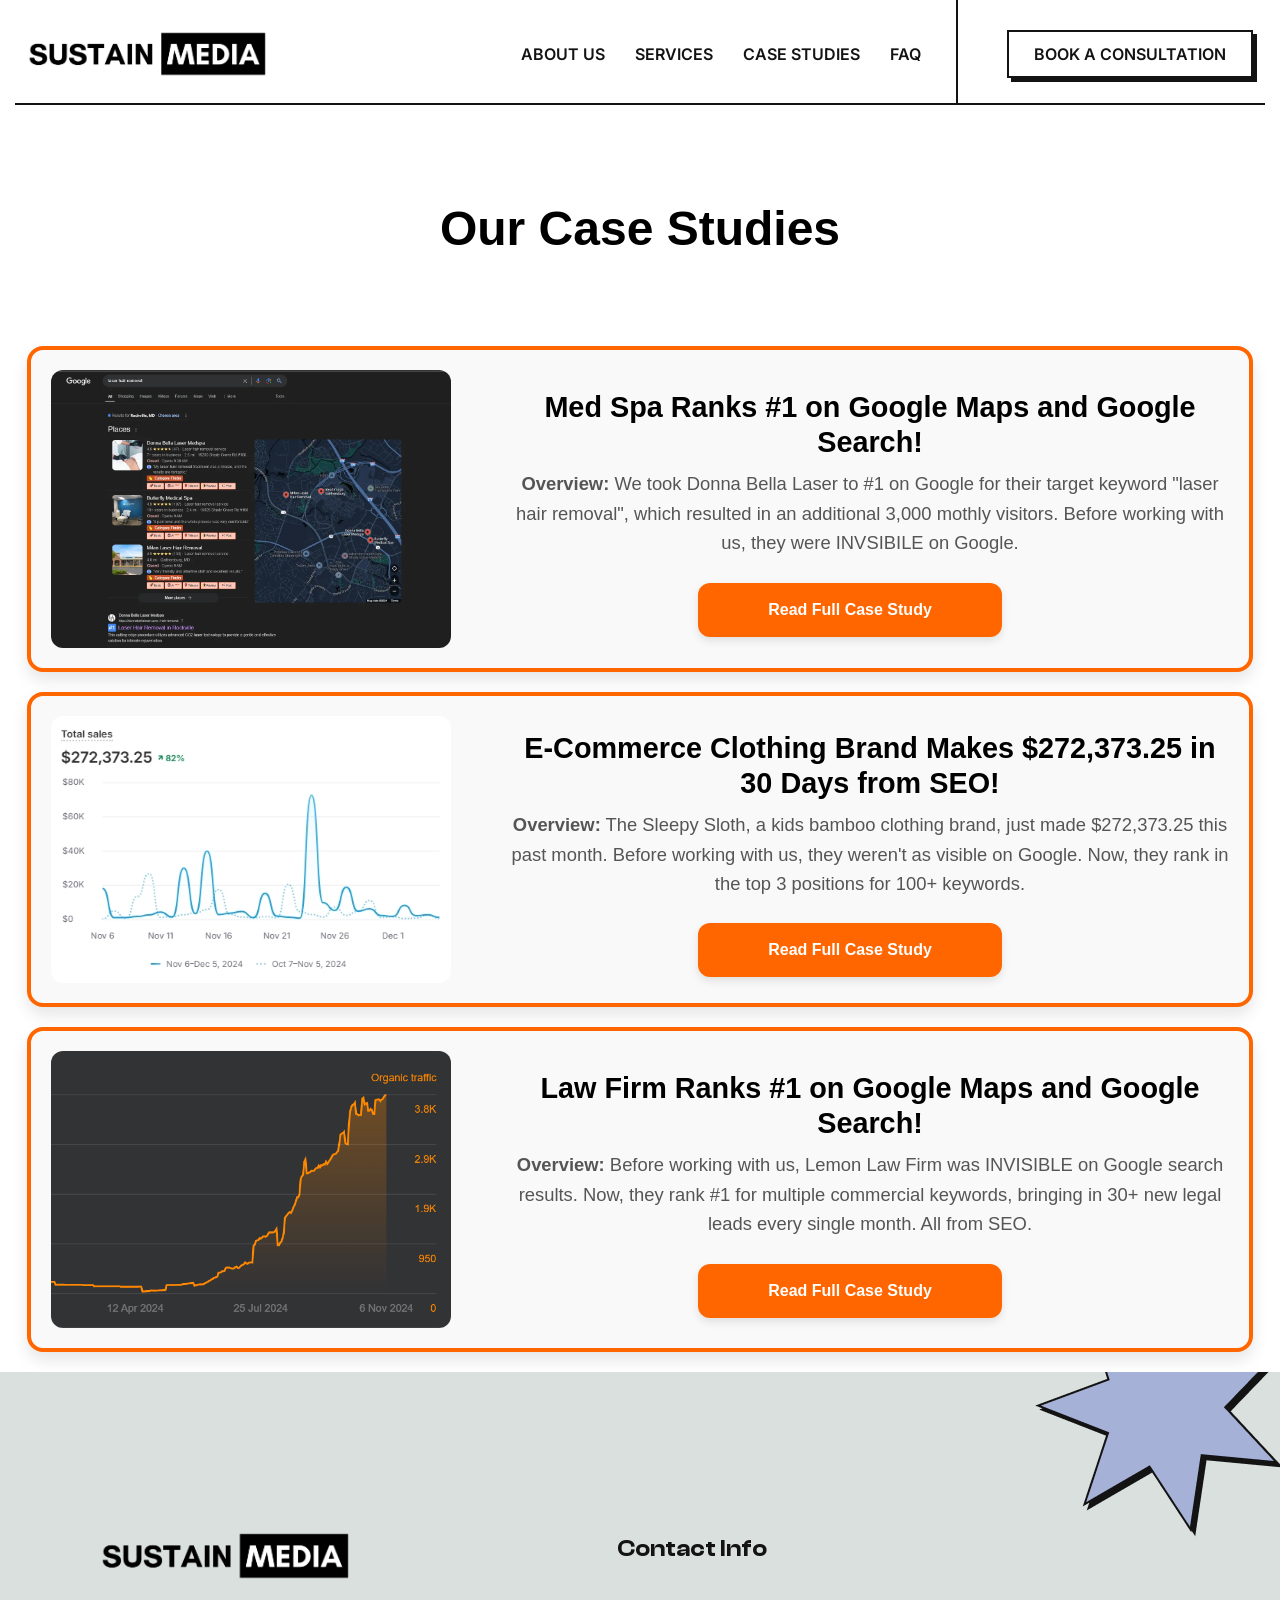
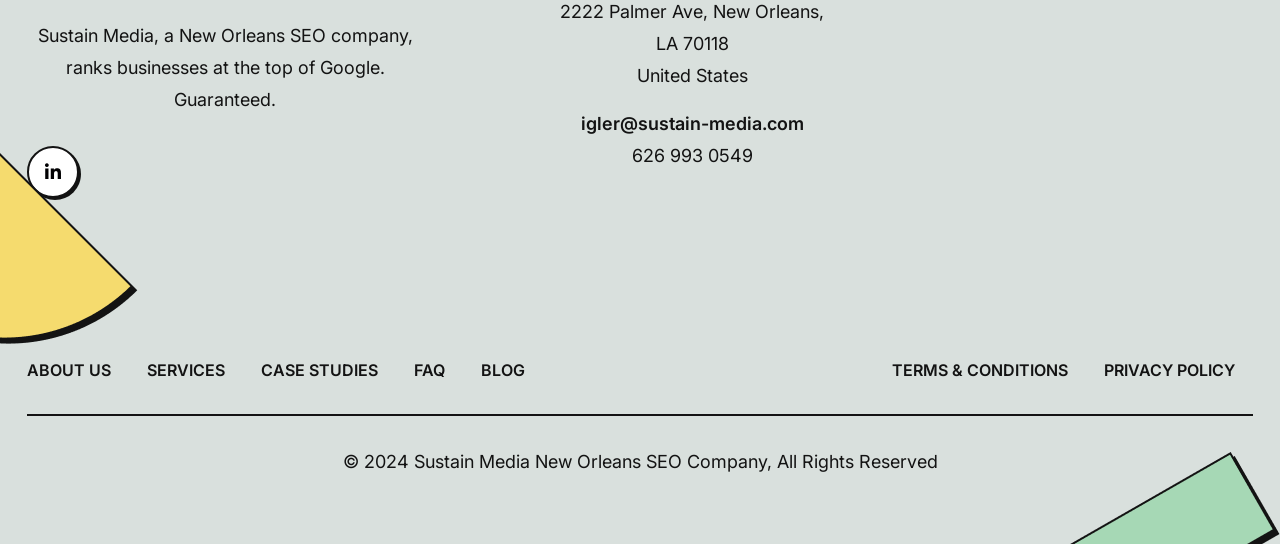
<file: case-studies.html>
<!DOCTYPE html>
<html lang="en">

<head>
    <html lang="en">
    <meta charset="UTF-8">
    <meta http-equiv="X-UA-Compatible" content="IE=edge">
    <meta name="viewport" content="width=device-width, initial-scale=1.0">
    <link rel="canonical" href="https://neworleansseocompany.com/case-studies" />
    <meta name="description"
        content="Why are we the New Orleans SEO experts? Let the results speak for themselves and check out our local and e-commerce SEO case studies!">
    <title>Case Studies | Sustain Media</title>
    <link rel="icon" type="image/x-icon" href="assets/img/icon/favicon.png">
    <!-- Font Awesome Css -->
    <link rel="stylesheet" href="assets/css/plugins/font-awesome/css/all.min.css">
    <!-- Bootstrap Css -->
    <link rel="stylesheet" href="assets/css/plugins/bootstrap/bootstrap.min.css">
    <!-- Magnific Popup Css -->
    <link rel="stylesheet" href="assets/css/plugins/magnific-popup.css">
    <!-- Animate Css -->
    <link rel="stylesheet" href="assets/css/plugins/animate.css">
    <!-- Slick-Slide-Css -->
    <link rel="stylesheet" href="assets/css/plugins/slick-slider/slick.css">
    <!-- Style Css -->
    <link rel="stylesheet" href="assets/css/style.css">
    <!-- Responsive Css -->
    <!-- <link rel="stylesheet" href="assets/css/responsive.css"> -->
    <link rel="stylesheet" href="assets/css/home-responisve.css">

    <!-- Google tag (gtag.js) -->
    <script async src="https://www.googletagmanager.com/gtag/js?id=G-YTHDMENS7K"></script>
    <script>
        window.dataLayer = window.dataLayer || [];
        function gtag() { dataLayer.push(arguments); }
        gtag('js', new Date());

        gtag('config', 'G-YTHDMENS7K');
    </script>
    <meta charset="UTF-8">
    <meta name="viewport" content="width=device-width, initial-scale=1.0">
    <style>

        .container {
            max-width: 1250px;
            margin: 0 auto;
        }

        .case-studies-heading {
            text-align: center;
            font-size: 3rem;
            font-weight: 700;
            margin-bottom: 40px;
            margin-top: 200px;
            color: #000;
        }

        /* Case Study Styling */
        .case-study {
            display: flex;
            flex-direction: column;
            border: 4px solid #FF6600;
            border-radius: 16px;
            background-color: #f9f9f9;
            padding: 20px;
            margin-bottom: 20px;
            box-shadow: 0 8px 16px rgba(0, 0, 0, 0.1);
            transition: transform 0.2s ease, box-shadow 0.2s ease;
        }

        .case-study:hover {
            transform: translateY(-5px);
            box-shadow: 0 12px 24px rgba(0, 0, 0, 0.2);
        }

        .case-study-content {
            display: flex;
            align-items: center;
            gap: 20px;
        }

        .case-study img {
            width: 400px;
            /* Increase this value to expand the container width */
            height: auto;
            /* Maintain aspect ratio */
            border-radius: 12px;
            flex-shrink: 0;
            object-fit: contain;
            /* Ensures the image fits well in its container */
        }

        .case-study h2 {
            font-size: 1.8rem;
            font-weight: 700;
            margin: 10px 0;
            padding-left: 40px;
            color: #000;
        }

        .case-study p {
            font-size: 1.15rem;
            margin: 10px 0;
            padding-left: 40px;
            line-height: 1.6;
            color: #555;
        }

        .case-study a {
            display: inline-block;
            margin-top: 15px;
            padding: 15px 70px;
            background-color: #FF6600;
            color: #fff;
            text-decoration: none;
            border-radius: 12px;
            font-size: 1rem;
            font-weight: bold;
            box-shadow: 0 4px 8px rgba(0, 0, 0, 0.1);
            transition: background-color 0.2s ease, box-shadow 0.2s ease;
        }

        .case-study a:hover {
            background-color: #e65c00;
            box-shadow: 0 6px 12px rgba(0, 0, 0, 0.2);
        }

    </style>
</head>
<!-- Header Section -->
<header class="header_aria">
    <nav class="navbar navbar-expand-lg fixed-top bg-transfaren">
        <div class="container">
            <a class="navbar-brand" href="./index.html">
                <img src="assets/img/Sustain Media Footer Logo.png" alt="" width="240px" class="logo">
            </a>
            <button class="navbar-toggler" type="button" data-bs-toggle="collapse"
                data-bs-target="#navbarSupportedContent" aria-controls="navbarSupportedContent"
                aria-expanded="false" aria-label="Toggle navigation">
                <span class="navbar-toggler-icon"><i class="fa-solid fa-bars"></i></span>
            </button>

            <div class="collapse navbar-collapse" id="navbarSupportedContent">
                <ul class="navbar-nav">
                    
                    
                    <li class="nav-item dropdown active">
                        <a class="nav-link dropdown-toggle" href="./team.html" role="button" data-toggle="dropdown"
                            aria-haspopup="true" aria-expanded="false">
                            About Us <i class="fas fa-chevron-down"></i>
                        </a>
                        
                    </li>
                    <li class="nav-item dropdown active">
                        <a class="nav-link dropdown-toggle" href="./index.html#services" role="button" data-toggle="dropdown"
                            aria-haspopup="true" aria-expanded="false">
                            Services <i class="fas fa-chevron-down"></i>
                        </a>
                        
                    </li>
                    <li class="nav-item dropdown active">
                        <a class="nav-link dropdown-toggle" href="./case-studies.html" target="_blank" role="button" data-toggle="dropdown"
                            aria-haspopup="true" aria-expanded="false">
                            Case Studies <i class="fas fa-chevron-down"></i>
                        </a>

                        
                    </li>
                    <li class="nav-item dropdown active">
                        <a class="nav-link dropdown-toggle" href="./index.html#FAQs" role="button" data-toggle="dropdown"
                            aria-haspopup="true" aria-expanded="false">
                            FAQ <i class="fas fa-chevron-down"></i>
                        </a>
                        
                    </li>
                    
                    
                </ul>
                <div class="nav_buttons">
                    <a href="#contact" class="contact_btn">Book a Consultation</a>
                </div>
            </div>
        </div>
    </nav>
</header>
<!-- Header Section -->

<body>
    <div class="container">
        <h1 class="case-studies-heading">Our Case Studies</h1>
        <br>
        <br>

        <div class="case-study">
            <div class="case-study-content">
                <img src="./assets/img/Donna Bella Ranking.webp" alt="New Orleans SEO Company Case Study 1">
                <div>
                    <h2>Med Spa Ranks #1 on Google Maps and Google Search!</h2>
                    <p><strong>Overview:</strong> We took Donna Bella Laser to #1 on Google for their target keyword
                        "laser hair removal", which resulted in an additional 3,000 mothly visitors. Before working with
                        us, they were INVSIBILE on Google.</p>
                    <a href="./donna-bella-laser.html">Read Full Case Study</a>
                </div>
            </div>
        </div>

        <div class="case-study">
            <div class="case-study-content">
                <img src="./assets/img/The Sleepy Sloth Shopify BF.jpg" alt="Case Study 2">
                <div>
                    <h2>E-Commerce Clothing Brand Makes $272,373.25 in 30 Days from SEO!</h2>
                    <p><strong>Overview:</strong> The Sleepy Sloth, a kids bamboo clothing brand, just made $272,373.25
                        this past month. Before working with us, they weren't as visible on Google. Now, they rank in
                        the top 3 positions for 100+ keywords.</p>
                    <a href="./the-sleepy-sloth.html">Read Full Case Study</a>
                </div>
            </div>
        </div>

        <div class="case-study">
            <div class="case-study-content">
                <img src="./assets/img/Lemon Law Assist Ahrefs.webp" alt="Case Study 3">
                <div>
                    <h2>Law Firm Ranks #1 on Google Maps and Google Search!</h2>
                    <p><strong>Overview:</strong> Before working with us, Lemon Law Firm was INVISIBLE on Google search
                        results. Now, they rank #1 for multiple commercial keywords, bringing in 30+ new legal leads
                        every single month. All from SEO. </p>
                    <a href="./lemon-law-assist.html">Read Full Case Study</a>
                </div>
            </div>
        </div>
    </div>
    <!-- Footer -->
    <footer class="footer" data-bg-color="#D9E0DD">
        <div class="container">
            <div class="main_footer">
                <div class="row">
                    <div class="col-xl-5 col-md-6">
                        <div class="site_info logo_area wow fadeInLeft" data-wow-delay="0.3s">
                            <img src="assets/img/Sustain Media Footer Logo.png" width="250px" class="footer_logo">
                            <p>Sustain Media, a New Orleans SEO company, ranks businesses at the top of Google.
                                Guaranteed.</p>
                            <div class="social_icons">


                                <a href="https://www.linkedin.com/in/noahigler/"><i
                                        class="fa-brands fa-linkedin-in"></i></a>
                            </div>
                        </div>
                    </div>
                    <div class="col-xl-3 col-md-6 mid">
                        <div class="site_info wow fadeInLeft" data-wow-delay="0.5s">
                            <h5>Contact Info</h5>
                            <ul class="loc_list list-unstyled">
                                <li>2222 Palmer Ave, New Orleans, LA 70118</li>
                                <li>United States</li>
                            </ul>
                            <ul class="contact_list list-unstyled">
                                <li class="mail"><a href="mailto:igler@sustain-media.com">igler@sustain-media.com</a>
                                </li>
                                <li><a href="tel:6269930549">626 993 0549</a></li>
                            </ul>
                        </div>
                    </div>

                </div>
            </div>
            <div class="footer_bottom wow fadeInLeft" data-wow-delay="0.9s">
                <div class="footer_bottom_list">
                    <div class="row">
                        <div class="col-xl-6">
                            <ul class="footer_nav list-unstyled">
                                <li><a href="team.html">About Us</a></li>
                                <li><a href="index.html#service">Services</a></li>
                                <li><a href="case-studies.html">Case Studies</a></i>
                                <li><a href="index.html#FAQs">FAQ</a></li>
                                <li><a href="blog.html">Blog</a></li>
                            </ul>
                        </div>
                        <div class="col-xl-6">
                            <ul class="footer_nav right list-unstyled">
                                <li><a href="terms-conditions">Terms & conditions</a></li>
                                <li><a href="terms-conditions.html#PrivacyPolicy">privacy policy</a></li>
                            </ul>
                        </div>
                    </div>
                </div>
                <div class="footer_copyright">
                    <p>© 2024 Sustain Media New Orleans SEO Company, All Rights Reserved </p>
                </div>
            </div>
        </div>
        <div class="shape_img">
            <img src="assets/img/footer/1.png" alt="" class="one wow fadeInLeft" data-wow-delay="1.3s">
            <img src="assets/img/footer/2.png" alt="" class="two wow fadeInLeft" data-wow-delay="1.1s">
            <img src="assets/img/footer/3.png" alt="" class="three wow fadeInLeft" data-wow-delay="0.1s">
        </div>
    </footer>
    <!-- Footer -->
    <!-- jQuery Libraary -->
    <script src="assets/js/jquery.min.js"></script>
    <!-- Popper - Js For Bootstrap -->
    <script src="assets/js/popper.min.js"></script>
    <!-- Bootstrap - jS  -->
    <script src="assets/js/bootstrap.min.js"></script>
    <!-- Waypoints Js For Counter Up -->
    <script src="assets/js/waypoints.min.js"></script>
    <!-- Counter Up - Js -->
    <script src="assets/js/jquery.counterup.js"></script>
    <!-- Magnific Popup -Js -->
    <script src="assets/js/magnific-popup.min.js"></script>
    <!-- Wow - Js -->
    <script src="assets/js/wow.min.js"></script>
    <!-- Parallax - Js -->
    <script src="assets/js/parallax.min.js"></script>
    <!-- Slick-Slidr-js -->
    <script src="assets/js/slick.min.js"></script>
    <!-- Magnet-mouse -->
    <script src="assets/js/magnet-mouse.min.js"></script>
    <!-- jquery-ui -->
    <script src="assets/js/jquery-ui.js"></script>
    <!-- Main Js -->
    <script src="assets/js/main.js"></script>
</body>

</html>
</file>
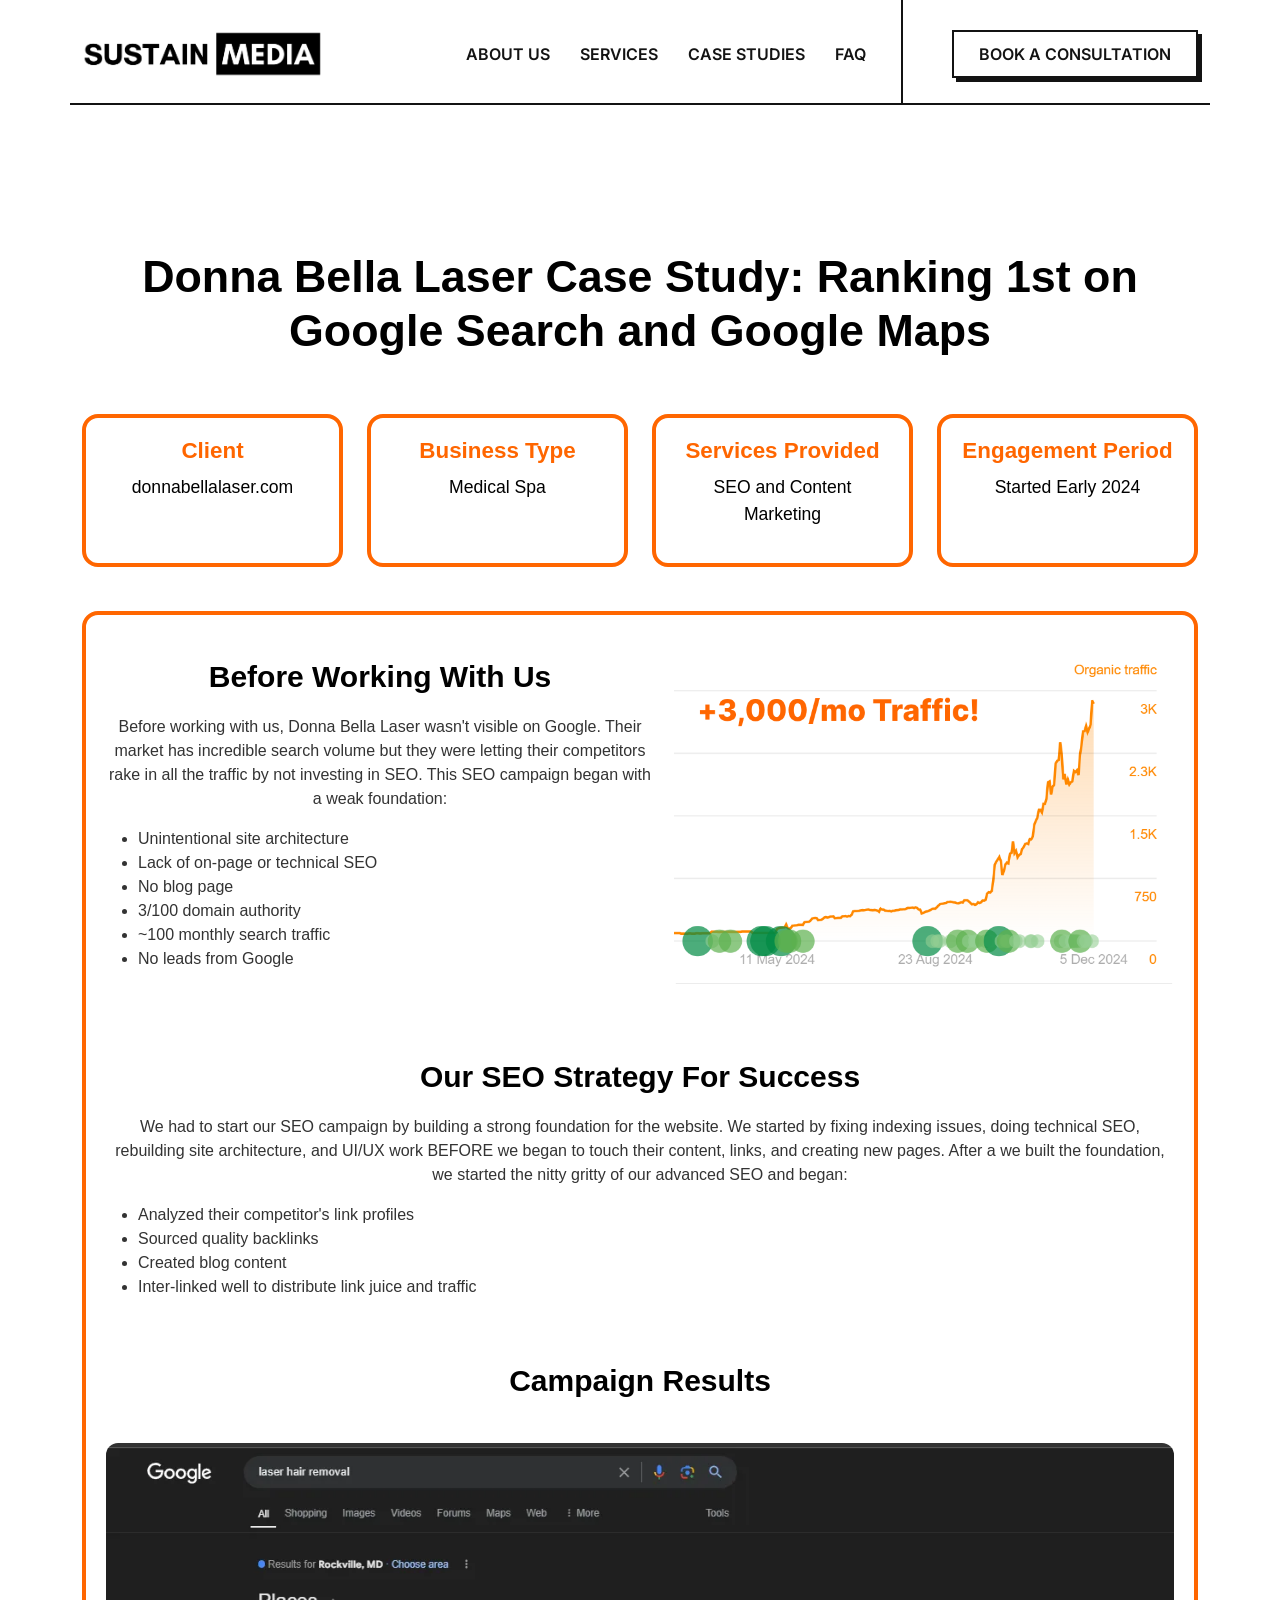
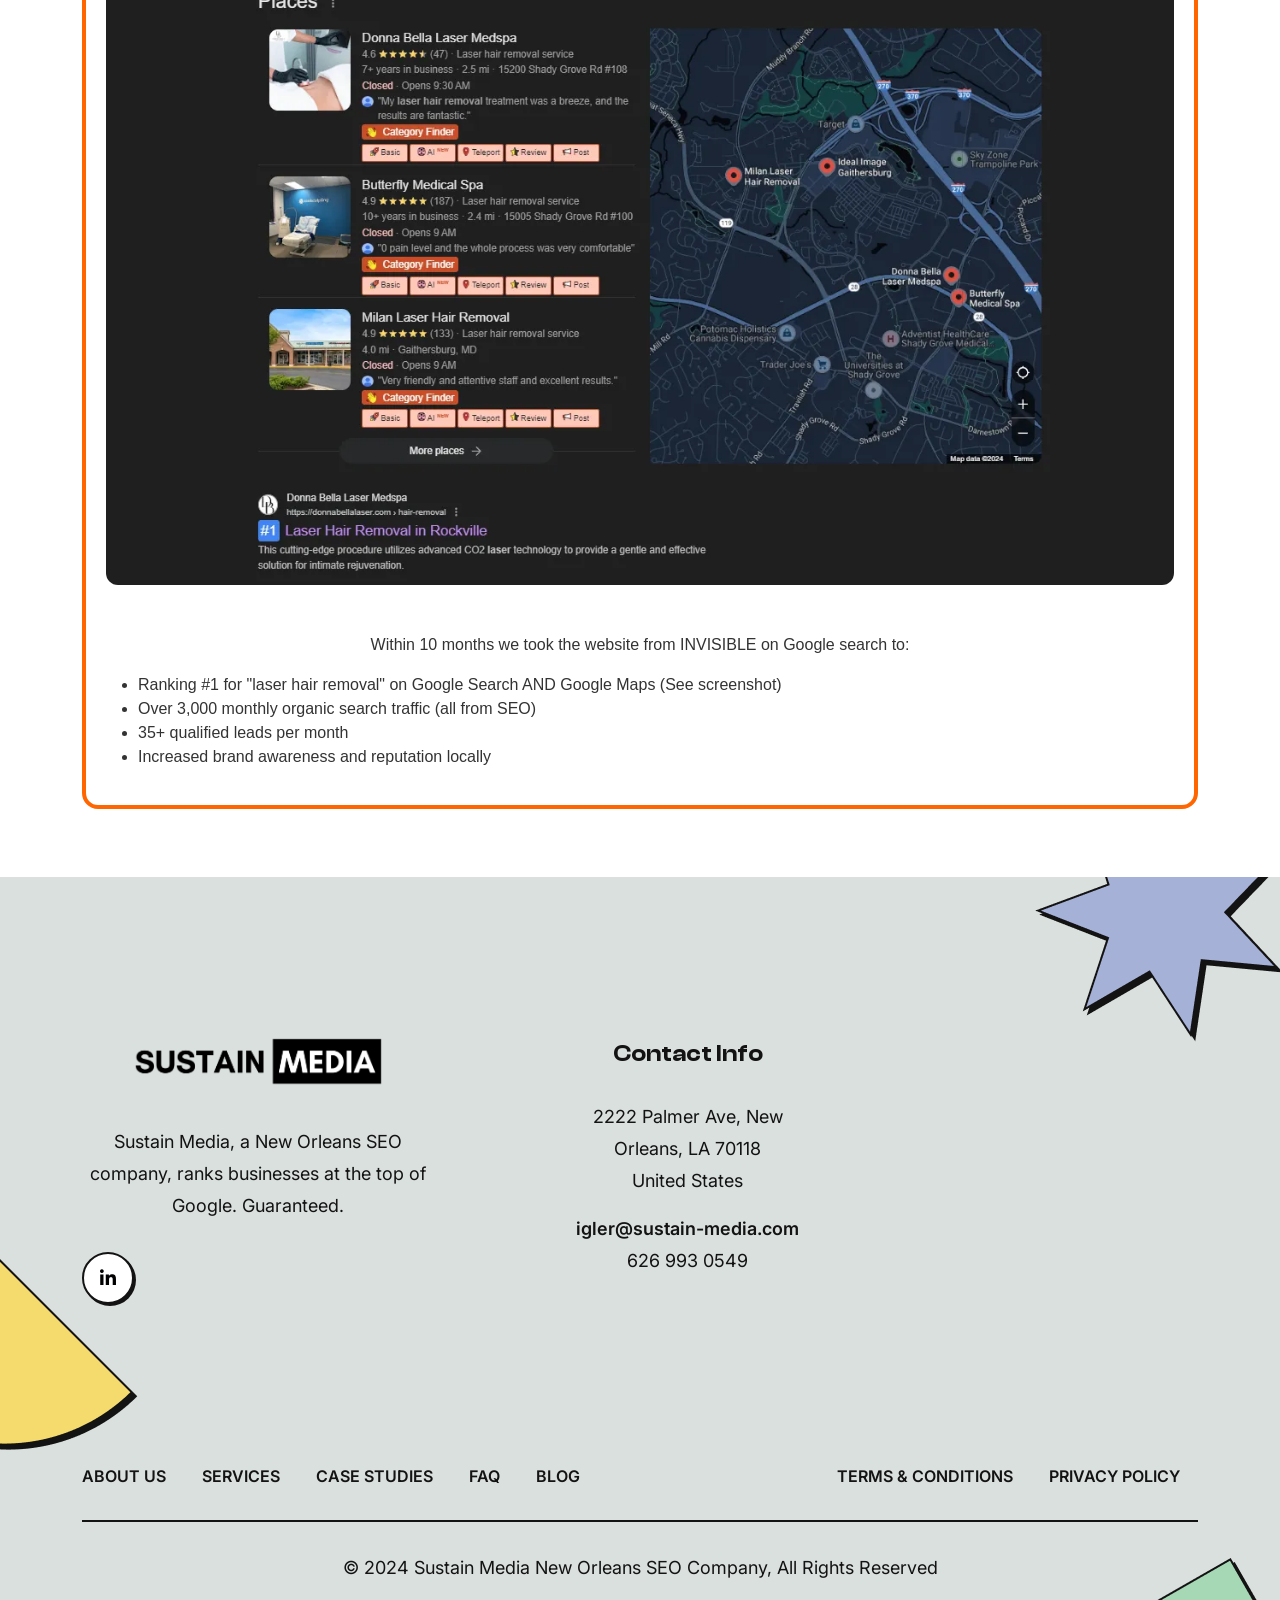
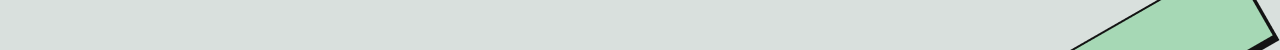
<file: donna-bella-laser.html>
<!DOCTYPE html>
<html lang="en">

<head>
    <meta charset="UTF-8">
    <meta http-equiv="X-UA-Compatible" content="IE=edge">
    <meta name="viewport" content="width=device-width, initial-scale=1.0">
    <link rel="canonical" href="https://neworleansseocompany.com/case-studies/donna-bella-laser" />
    <meta name="description"
        content="Read more about how we took a medical spa from 0 to 35+ new inbound leads every week, all from SEO work! Find out more here.">
    <title>Donna Bella Laser Case Study | Sustain Media</title>
    <link rel="icon" type="image/x-icon" href="assets/img/icon/favicon.png">
    <!-- Font Awesome Css -->
    <link rel="stylesheet" href="assets/css/plugins/font-awesome/css/all.min.css">
    <!-- Bootstrap Css -->
    <link rel="stylesheet" href="assets/css/plugins/bootstrap/bootstrap.min.css">
    <!-- Magnific Popup Css -->
    <link rel="stylesheet" href="assets/css/plugins/magnific-popup.css">
    <!-- Animate Css -->
    <link rel="stylesheet" href="assets/css/plugins/animate.css">
    <!-- Slick-Slide-Css -->
    <link rel="stylesheet" href="assets/css/plugins/slick-slider/slick.css">
    <!-- Style Css -->
    <link rel="stylesheet" href="assets/css/style.css">
    <!-- Responsive Css -->
    <!-- <link rel="stylesheet" href="assets/css/responsive.css"> -->
    <link rel="stylesheet" href="assets/css/home-responisve.css">
    <!-- Google tag (gtag.js) -->
    <script async src="https://www.googletagmanager.com/gtag/js?id=G-YTHDMENS7K"></script>
    <script>
        window.dataLayer = window.dataLayer || [];
        function gtag() { dataLayer.push(arguments); }
        gtag('js', new Date());

        gtag('config', 'G-YTHDMENS7K');
    </script>

    <meta charset="UTF-8">
    <meta name="viewport" content="width=device-width, initial-scale=1.0">
    <style>
        /* General Styles */
        body {
            font-family: Arial, sans-serif;
            margin: 0;
            padding: 0;
            background-color: #fff;
            color: #333;
        }

        h1 {
            text-align: center;
            font-size: 2.8rem;
            font-weight: bold;
            margin-top: 250px;
            margin-bottom: 40px;
            color: #000;
        }

        .info-cards {
            display: flex;
            justify-content: space-between;
            gap: 20px;
            margin-bottom: 40px;
        }

        .info-card {
            border: 4px solid #FF6600;
            border-radius: 16px;
            text-align: center;
            padding: 20px;
            /* flex: 1; */
            height: 100%;
            box-shadow: 0 0px 0px rgba(0, 0, 0, 0.1);
        }

        .info-card h3 {
            font-size: 1.4rem;
            color: #FF6600;
            margin-bottom: 10px;
            font-weight: bold;
        }

        .info-card p {
            font-size: 1.1rem;
            color: #000000;
        }

        .dona-bella-laser-content {
            display: flex;
            gap: 20px;
            align-items: flex-start;
        }

        /* .content .text {
            flex: 2;
        } */

        .case-studies-inner-content-heading-h2 {
            font-size: 30px;
            font-weight: bold;
            color: #000;
            margin-bottom: 20px;
        }

        .case-studies-inner-content-para {
            font-size: 18px;
            line-height: 26px;
            color: #555;
        }

        .content img {
            flex: 1;
            max-width: 100%;
            border-radius: 12px;
            box-shadow: 0 0px 0px rgba(0, 0, 0, 0.1);
        }

        .donna-bell-first-img {
            width: 500px;
        }
    </style>
</head>

<body>
    <!-- Header Section -->
    <header class="header_aria">
        <nav class="navbar navbar-expand-lg fixed-top bg-transfaren">
            <div class="container">
                <a class="navbar-brand" href="./index.html">
                    <img src="./assets/img/Sustain Media Footer Logo.png" alt="" width="240px" class="logo">
                </a>
                <button class="navbar-toggler" type="button" data-bs-toggle="collapse"
                    data-bs-target="#navbarSupportedContent" aria-controls="navbarSupportedContent"
                    aria-expanded="false" aria-label="Toggle navigation">
                    <span class="navbar-toggler-icon"><i class="fa-solid fa-bars"></i></span>
                </button>

                <div class="collapse navbar-collapse" id="navbarSupportedContent">
                    <ul class="navbar-nav">


                        <li class="nav-item dropdown active">
                            <a class="nav-link dropdown-toggle" href="./team.html" role="button" data-toggle="dropdown"
                                aria-haspopup="true" aria-expanded="false">
                                About Us <i class="fas fa-chevron-down"></i>
                            </a>

                        </li>
                        <li class="nav-item dropdown active">
                            <a class="nav-link dropdown-toggle" href="./index.html#services" role="button"
                                data-toggle="dropdown" aria-haspopup="true" aria-expanded="false">
                                Services <i class="fas fa-chevron-down"></i>
                            </a>

                        </li>
                        <li class="nav-item dropdown active">
                            <a class="nav-link dropdown-toggle" href="./case-studies.html" target="_blank" role="button"
                                data-toggle="dropdown" aria-haspopup="true" aria-expanded="false">
                                Case Studies <i class="fas fa-chevron-down"></i>
                            </a>


                        </li>
                        <li class="nav-item dropdown active">
                            <a class="nav-link dropdown-toggle" href="./index.html#FAQs" role="button"
                                data-toggle="dropdown" aria-haspopup="true" aria-expanded="false">
                                FAQ <i class="fas fa-chevron-down"></i>
                            </a>

                        </li>


                    </ul>
                    <div class="nav_buttons">
                        <a href="#contact" class="contact_btn">Book a Consultation</a>
                    </div>
                </div>
            </div>
        </nav>
    </header>
    <!-- Header Section -->
    <div class="container">
        <!-- Page Header -->
        <h1 class="case-studies-inner-content-heading-h1">Donna Bella Laser Case Study: Ranking 1st on Google Search and Google Maps
        </h1>

        <!-- Info Cards -->
        <div class="row">
            <div class="col-6 col-md-6 col-lg-3 mt-3">
                <div class="info-card">
                    <h3>Client</h3>
                    <p>donnabellalaser.com</p>
                </div>
            </div>
            <div class="col-6 col-md-6 col-lg-3 mt-3">
                <div class="info-card">
                    <h3>Business Type</h3>
                    <p>Medical Spa</p>
                </div>
            </div>
            <div class="col-6 col-md-6 col-lg-3 mt-3">
                <div class="info-card">
                    <h3>Services Provided</h3>
                    <p>SEO and Content Marketing</p>
                </div>
            </div>
            <div class="col-6 col-md-6 col-lg-3 mt-3">
                <div class="info-card">
                    <h3>Engagement Period</h3>
                    <p>Started Early 2024</p>
                </div>
            </div>
        </div>

        <br>
        
        <!-- Main Content -->
        <div class="content container p-0">
            <!-- Text Section -->
            <!-- Wrap the content in a new div -->
            <div class="content-box"
                style="border: 4px solid #FF6600; border-radius: 16px; padding: 20px; margin: 20px 0;">
                <div class="dona-bella-laser-content">
                    <!-- Text Section -->
                    <div class="text">
                        <br>
                        <h2 class="case-studies-inner-content-heading-h2">Before Working With Us</h2>
                        <p>Before working with us, Donna Bella Laser wasn't visible on Google. Their market has
                            incredible
                            search volume but they were letting their competitors rake in all the traffic by not
                            investing in SEO. This SEO campaign began with a weak foundation:
                        <ul>
                            <li>Unintentional site architecture</li>
                            <li>Lack of on-page or technical SEO</li>
                            <li>No blog page</li>
                            <li>3/100 domain authority</li>
                            <li>~100 monthly search traffic</li>
                            <li>No leads from Google</li>
                        </ul>
                        </p>
                        <br>
                        <br>
                    </div>
                    <!-- Image Section -->
                    <img src="./assets/img/Donna Bella Ahrefs.webp" alt="New Orleans SEO Company Results"
                        class="donna-bell-first-img">
                </div>
                <br>
                <h2 class="case-studies-inner-content-heading-h2">Our SEO Strategy For Success</h2>
                <p>We had to start our SEO campaign by building a strong foundation for the website. We started by
                    fixing
                    indexing issues, doing technical SEO, rebuilding site architecture, and UI/UX work BEFORE we began
                    to
                    touch their content, links, and creating new pages. After a we built the foundation, we started the
                    nitty gritty of our advanced SEO and began:
                <ul>
                    <li>Analyzed their competitor's link profiles</li>
                    <li>Sourced quality backlinks</li>
                    <li>Created blog content</li>
                    <li>Inter-linked well to distribute link juice and traffic</li>
                </ul>
                </p>
                <br>
                <br>
                <h2 class="case-studies-inner-content-heading-h2">Campaign Results</h2>
                <br>
                <img src="./assets/img/Donna Bella Ranking.webp" alt="New Orleans SEO Company Results"
                    style="width: 100%;">
                <br>
                <br>
                <br>
                <p>Within 10 months we took the website from INVISIBLE on Google search to:
                <ul>
                    <li>Ranking #1 for "laser hair removal" on Google Search AND Google Maps (See screenshot)</li>
                    <li>Over 3,000 monthly organic search traffic (all from SEO)</li>
                    <li>35+ qualified leads per month</li>
                    <li>Increased brand awareness and reputation locally</li>
                </ul>
                </p>
            </div>
            <br>

            <br>
        </div>

    </div>
    <!-- Footer -->
    <footer class="footer" data-bg-color="#D9E0DD">
        <div class="container">
            <div class="main_footer">
                <div class="row">
                    <div class="col-xl-5 col-md-6">
                        <div class="site_info logo_area wow fadeInLeft" data-wow-delay="0.3s">
                            <img src="./assets/img/Sustain Media Footer Logo.png" width="250px" class="footer_logo">
                            <p>Sustain Media, a New Orleans SEO company, ranks businesses at the top of Google.
                                Guaranteed.</p>
                            <div class="social_icons">


                                <a href="https://www.linkedin.com/in/noahigler/"><i
                                        class="fa-brands fa-linkedin-in"></i></a>
                            </div>
                        </div>
                    </div>
                    <div class="col-xl-3 col-md-6 mid">
                        <div class="site_info wow fadeInLeft" data-wow-delay="0.5s">
                            <h5>Contact Info</h5>
                            <ul class="loc_list list-unstyled">
                                <li>2222 Palmer Ave, New Orleans, LA 70118</li>
                                <li>United States</li>
                            </ul>
                            <ul class="contact_list list-unstyled">
                                <li class="mail"><a href="mailto:igler@sustain-media.com">igler@sustain-media.com</a>
                                </li>
                                <li><a href="tel:6269930549">626 993 0549</a></li>
                            </ul>
                        </div>
                    </div>

                </div>
            </div>
            <div class="footer_bottom wow fadeInLeft" data-wow-delay="0.9s">
                <div class="footer_bottom_list">
                    <div class="row">
                        <div class="col-xl-6">
                            <ul class="footer_nav list-unstyled">
                                <li><a href="./team.html">About Us</a></li>
                                <li><a href="./index.html#service">Services</a></li>
                                <li><a href="./case-studies.html">Case Studies</a></i>
                                <li><a href="./index.html#FAQs">FAQ</a></li>
                                <li><a href="./blog.html">Blog</a></li>
                            </ul>
                        </div>
                        <div class="col-xl-6">
                            <ul class="footer_nav right list-unstyled">
                                <li><a href="./terms-conditions">Terms & conditions</a></li>
                                <li><a href="./terms-conditions.html#PrivacyPolicy">privacy policy</a></li>
                            </ul>
                        </div>
                    </div>
                </div>
                <div class="footer_copyright">
                    <p>© 2024 Sustain Media New Orleans SEO Company, All Rights Reserved </p>
                </div>
            </div>
        </div>
        <div class="shape_img">
            <img src="./assets/img/footer/1.png" alt="" class="one wow fadeInLeft" data-wow-delay="1.3s">
            <img src="./assets/img/footer/2.png" alt="" class="two wow fadeInLeft" data-wow-delay="1.1s">
            <img src="./assets/img/footer/3.png" alt="" class="three wow fadeInLeft" data-wow-delay="0.1s">
        </div>
    </footer>
    <!-- Footer -->
    <!-- jQuery Libraary -->
    <script src="assets/js/jquery.min.js"></script>
    <!-- Popper - Js For Bootstrap -->
    <script src="assets/js/popper.min.js"></script>
    <!-- Bootstrap - jS  -->
    <script src="assets/js/bootstrap.min.js"></script>
    <!-- Waypoints Js For Counter Up -->
    <script src="assets/js/waypoints.min.js"></script>
    <!-- Counter Up - Js -->
    <script src="assets/js/jquery.counterup.js"></script>
    <!-- Magnific Popup -Js -->
    <script src="assets/js/magnific-popup.min.js"></script>
    <!-- Wow - Js -->
    <script src="assets/js/wow.min.js"></script>
    <!-- Parallax - Js -->
    <script src="assets/js/parallax.min.js"></script>
    <!-- Slick-Slidr-js -->
    <script src="assets/js/slick.min.js"></script>
    <!-- Magnet-mouse -->
    <script src="assets/js/magnet-mouse.min.js"></script>
    <!-- jquery-ui -->
    <script src="assets/js/jquery-ui.js"></script>
    <!-- Main Js -->
    <script src="assets/js/main.js"></script>
</body>

</html>
</file>
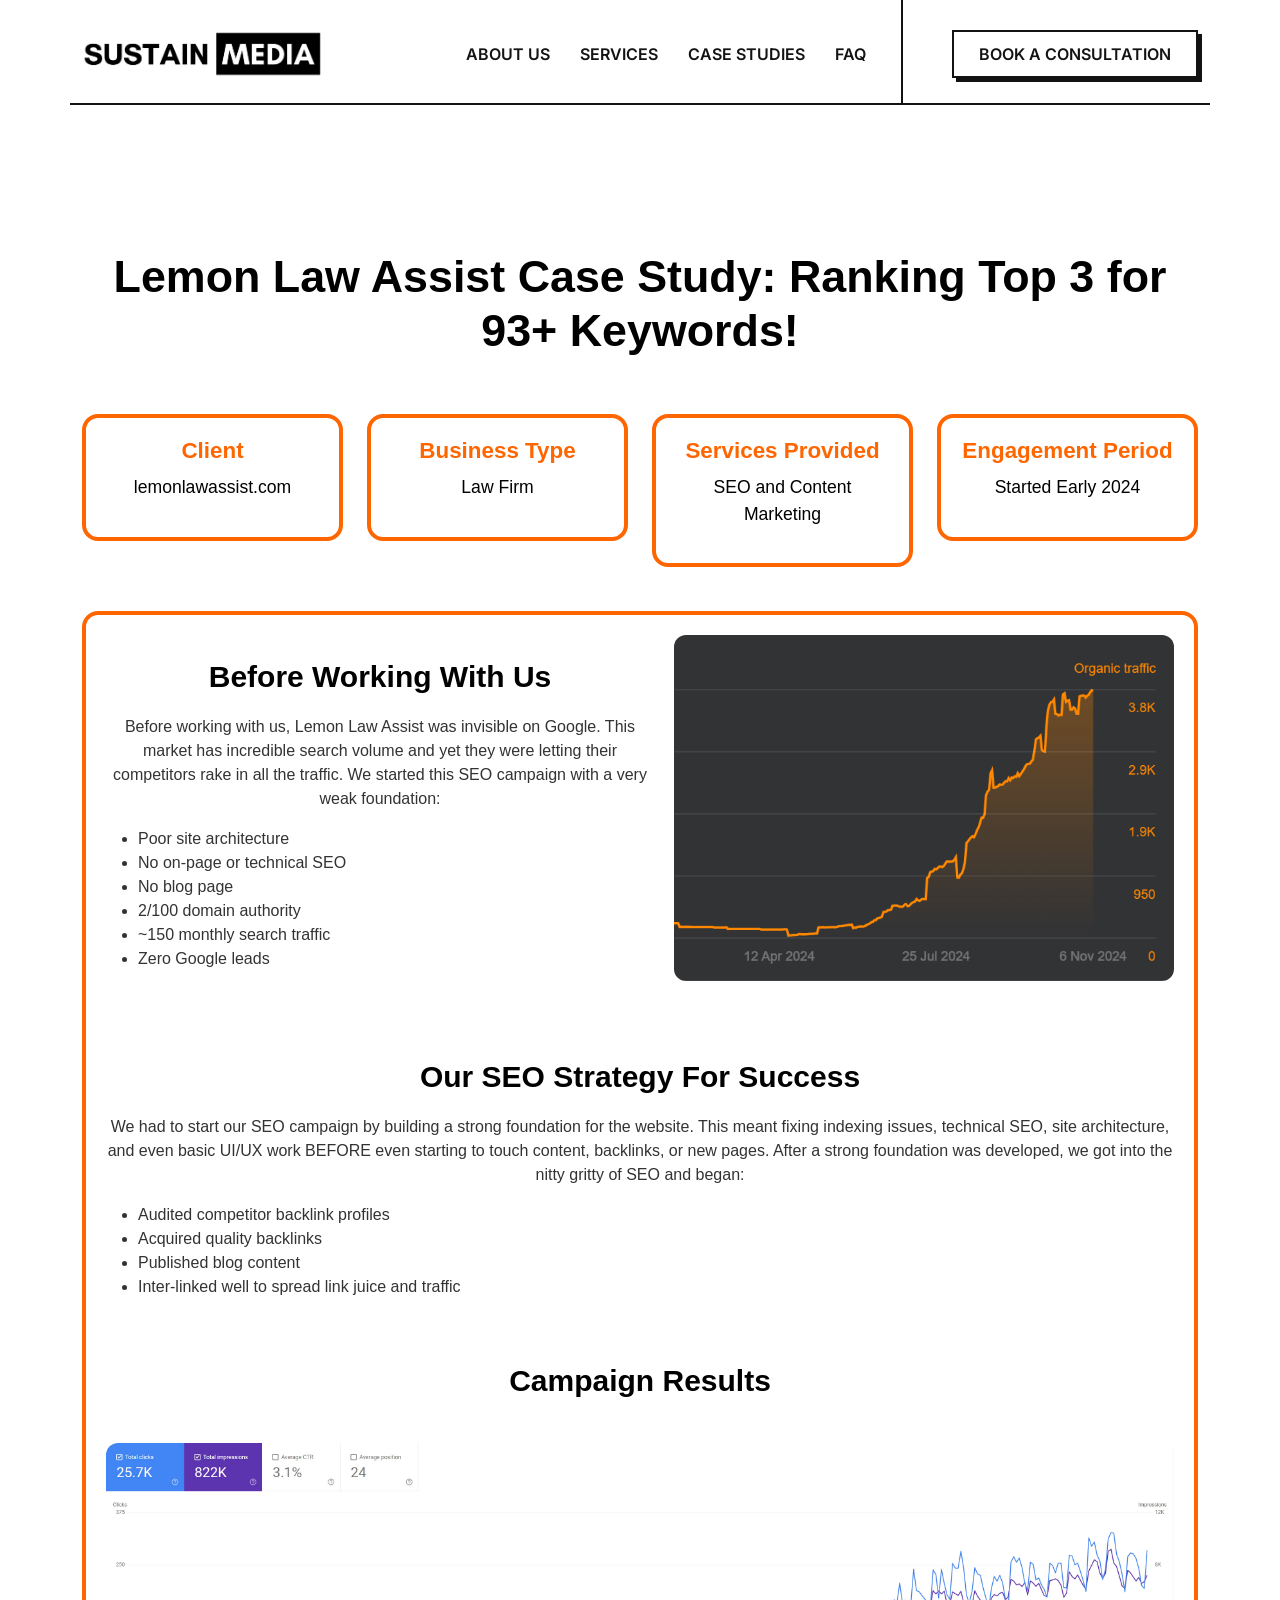
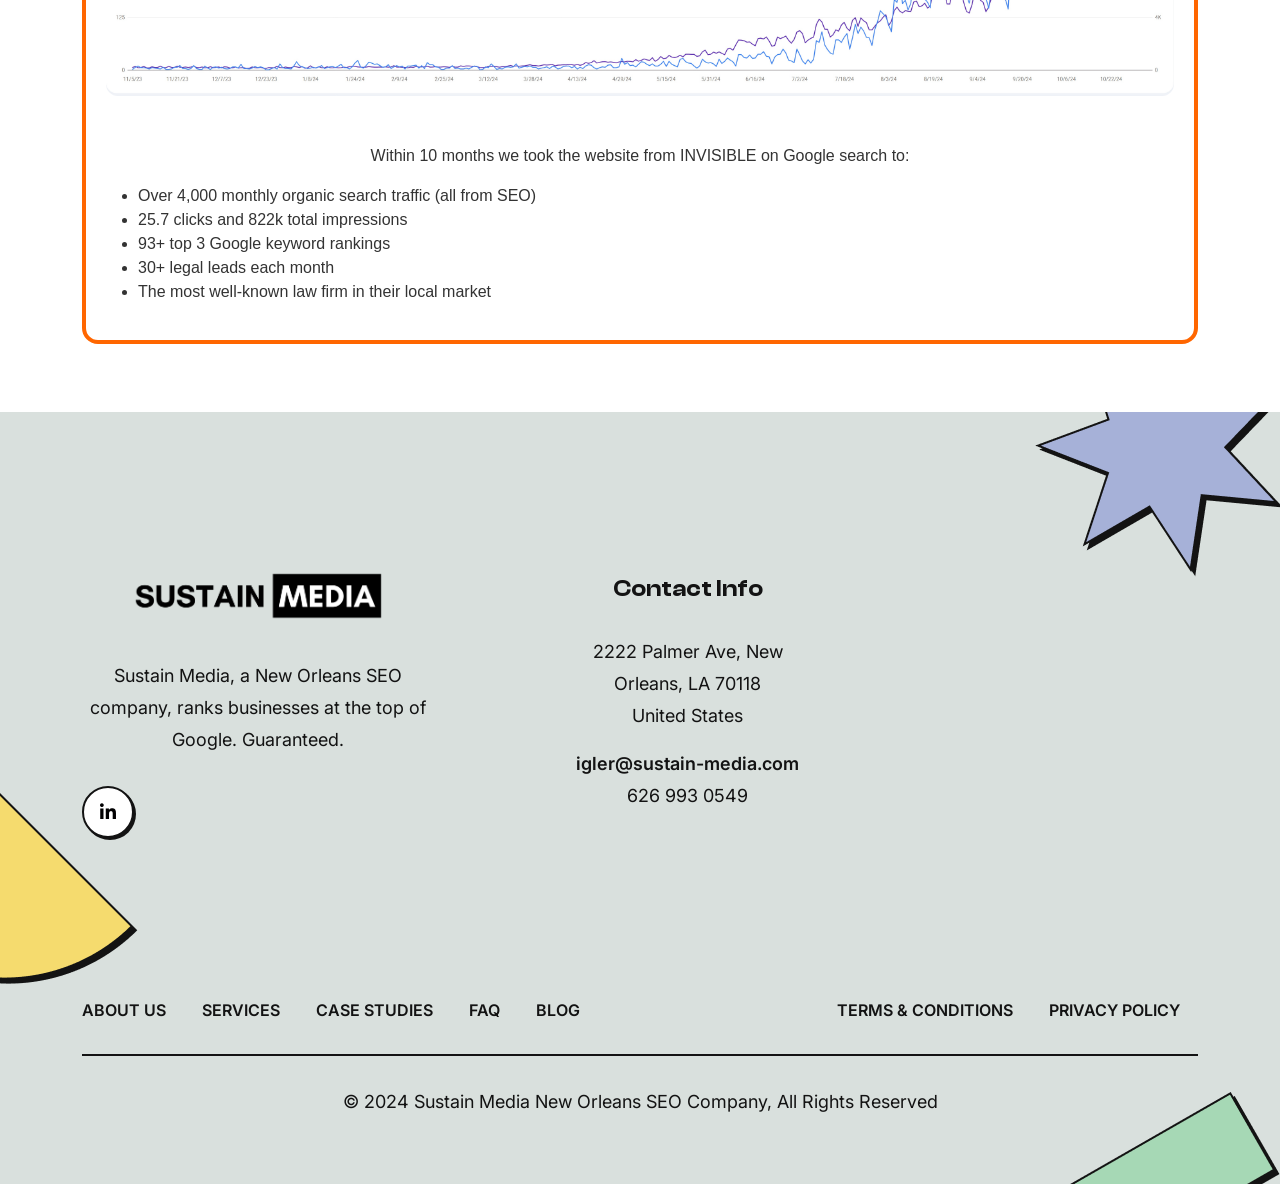
<file: lemon-law-assist.html>
<!DOCTYPE html>
<html lang="en">

<head>
    <meta charset="UTF-8">
    <meta http-equiv="X-UA-Compatible" content="IE=edge">
    <meta name="viewport" content="width=device-width, initial-scale=1.0">
    <link rel="canonical" href="https://neworleansseocompany.com/case-studies/lemon-law-assist" />
    <meta name="description"
        content="Read more about how we helped a law firm take their business from 0 to 30 new inbound leads every week, all from SEO work!">
    <title>Lemon Law Assist Case Study | Sustain Media</title>
    <link rel="icon" type="image/x-icon" href="assets/img/icon/favicon.png">
    <!-- Font Awesome Css -->
    <link rel="stylesheet" href="assets/css/plugins/font-awesome/css/all.min.css">
    <!-- Bootstrap Css -->
    <link rel="stylesheet" href="assets/css/plugins/bootstrap/bootstrap.min.css">
    <!-- Magnific Popup Css -->
    <link rel="stylesheet" href="assets/css/plugins/magnific-popup.css">
    <!-- Animate Css -->
    <link rel="stylesheet" href="assets/css/plugins/animate.css">
    <!-- Slick-Slide-Css -->
    <link rel="stylesheet" href="assets/css/plugins/slick-slider/slick.css">
    <!-- Style Css -->
    <link rel="stylesheet" href="assets/css/style.css">
    <!-- Responsive Css -->
    <!-- <link rel="stylesheet" href="assets/css/responsive.css"> -->
    <link rel="stylesheet" href="assets/css/home-responisve.css">
    <!-- Google tag (gtag.js) -->
    <script async src="https://www.googletagmanager.com/gtag/js?id=G-YTHDMENS7K"></script>
    <script>
        window.dataLayer = window.dataLayer || [];
        function gtag() { dataLayer.push(arguments); }
        gtag('js', new Date());

        gtag('config', 'G-YTHDMENS7K');
    </script>

    <meta charset="UTF-8">
    <meta name="viewport" content="width=device-width, initial-scale=1.0">
    <style>
        /* General Styles */
        body {
            font-family: Arial, sans-serif;
            margin: 0;
            padding: 0;
            background-color: #fff;
            color: #333;
        }

        h1 {
            text-align: center;
            font-size: 2.8rem;
            font-weight: bold;
            margin-top: 250px;
            margin-bottom: 40px;
            color: #000;
        }

        .info-cards {
            display: flex;
            justify-content: space-between;
            gap: 20px;
            margin-bottom: 40px;
        }

        .info-card {
            border: 4px solid #FF6600;
            border-radius: 16px;
            text-align: center;
            padding: 20px;
            flex: 1;
            box-shadow: 0 0px 0px rgba(0, 0, 0, 0.1);
        }

        .info-card h3 {
            font-size: 1.4rem;
            color: #FF6600;
            margin-bottom: 10px;
            font-weight: bold;
        }

        .info-card p {
            font-size: 1.1rem;
            color: #000000;
        }

        .dona-bella-laser-content {
            display: flex;
            gap: 20px;
            align-items: flex-start;
        }

        /* .content .text {
            flex: 2;
        } */

        .case-studies-inner-content-heading-h2 {
            font-size: 30px;
            font-weight: bold;
            color: #000;
            margin-bottom: 20px;
        }

        .case-studies-inner-content-para {
            font-size: 18px;
            line-height: 26px;
            color: #555;
        }

        .content img {
            flex: 1;
            max-width: 100%;
            border-radius: 12px;
            box-shadow: 0 0px 0px rgba(0, 0, 0, 0.1);
        }

        .lemon-img-1 {
            width: 500px;
        }
    </style>
</head>

<body>
    <!-- Header Section -->
    <header class="header_aria">
        <nav class="navbar navbar-expand-lg fixed-top bg-transfaren">
            <div class="container">
                <a class="navbar-brand" href="/index.html">
                    <img src="./assets/img/Sustain Media Footer Logo.png" alt="" width="240px" class="logo">
                </a>
                <button class="navbar-toggler" type="button" data-bs-toggle="collapse"
                    data-bs-target="#navbarSupportedContent" aria-controls="navbarSupportedContent"
                    aria-expanded="false" aria-label="Toggle navigation">
                    <span class="navbar-toggler-icon"><i class="fa-solid fa-bars"></i></span>
                </button>

                <div class="collapse navbar-collapse" id="navbarSupportedContent">
                    <ul class="navbar-nav">


                        <li class="nav-item dropdown active">
                            <a class="nav-link dropdown-toggle" href="./team.html" role="button" data-toggle="dropdown"
                                aria-haspopup="true" aria-expanded="false">
                                About Us <i class="fas fa-chevron-down"></i>
                            </a>

                        </li>
                        <li class="nav-item dropdown active">
                            <a class="nav-link dropdown-toggle" href="./index.html#services" role="button"
                                data-toggle="dropdown" aria-haspopup="true" aria-expanded="false">
                                Services <i class="fas fa-chevron-down"></i>
                            </a>

                        </li>
                        <li class="nav-item dropdown active">
                            <a class="nav-link dropdown-toggle" href="./case-studies.html" target="_blank" role="button"
                                data-toggle="dropdown" aria-haspopup="true" aria-expanded="false">
                                Case Studies <i class="fas fa-chevron-down"></i>
                            </a>


                        </li>
                        <li class="nav-item dropdown active">
                            <a class="nav-link dropdown-toggle" href="./index.html#FAQs" role="button"
                                data-toggle="dropdown" aria-haspopup="true" aria-expanded="false">
                                FAQ <i class="fas fa-chevron-down"></i>
                            </a>

                        </li>


                    </ul>
                    <div class="nav_buttons">
                        <a href="#contact" class="contact_btn">Book a Consultation</a>
                    </div>
                </div>
            </div>
        </nav>
    </header>
    <!-- Header Section -->
    <div class="container">
        <!-- Page Header -->
        <h1 class="case-studies-inner-content-heading-h1">Lemon Law Assist Case Study: Ranking Top 3 for 93+ Keywords!</h1>

        <div class="row">
            <div class="col-6 col-md-6 col-lg-3 mt-3">
                <div class="info-card">
                    <h3>Client</h3>
                    <p>lemonlawassist.com</p>
                </div>
            </div>
            <div class="col-6 col-md-6 col-lg-3 mt-3">
                <div class="info-card">
                    <h3>Business Type</h3>
                    <p>Law Firm</p>
                </div>
            </div>
            <div class="col-6 col-md-6 col-lg-3 mt-3">
                <div class="info-card">
                    <h3>Services Provided</h3>
                    <p>SEO and Content Marketing</p>
                </div>
            </div>
            <div class="col-6 col-md-6 col-lg-3 mt-3">
                <div class="info-card">
                    <h3>Engagement Period</h3>
                    <p>Started Early 2024</p>
                </div>
            </div>
        </div>

        <br>
        <!-- Main Content -->
        <div class="content container p-0">
            <!-- Text Section -->
            <!-- Wrap the content in a new div -->
            <div class="content-box"
                style="border: 4px solid #FF6600; border-radius: 16px; padding: 20px; margin: 20px 0;">
                <div class="dona-bella-laser-content">
                    <!-- Text Section -->
                    <div class="text">
                        <br>
                        <h2 class="case-studies-inner-content-heading-h2">Before Working With Us</h2>
                        <p>Before working with us, Lemon Law Assist was invisible on Google. This market has incredible
                            search volume and yet they were letting their competitors rake in all the traffic. We
                            started this SEO campaign with a very weak foundation:
                        <ul>
                            <li>Poor site architecture</li>
                            <li>No on-page or technical SEO</li>
                            <li>No blog page</li>
                            <li>2/100 domain authority</li>
                            <li>~150 monthly search traffic</li>
                            <li>Zero Google leads</li>
                        </ul>
                        </p>
                        <br>
                        <br>
                    </div>
                    <!-- Image Section -->
                    <img src="./assets/img/Lemon Law Assist Ahrefs.webp" alt="New Orleans SEO Company Results"
                        style="width: 500px;" class="lemon-img-1">
                </div>
                <br>
                <h2 class="case-studies-inner-content-heading-h2">Our SEO Strategy For Success</h2>
                <p>We had to start our SEO campaign by building a strong foundation for the website. This meant fixing
                    indexing issues, technical SEO, site architecture, and even basic UI/UX work BEFORE even starting to
                    touch content, backlinks, or new pages. After a strong foundation was developed, we got into the
                    nitty gritty of SEO and began:
                <ul>
                    <li>Audited competitor backlink profiles</li>
                    <li>Acquired quality backlinks</li>
                    <li>Published blog content</li>
                    <li>Inter-linked well to spread link juice and traffic</li>
                </ul>
                </p>
                <br>
                <br>
                <h2 class="case-studies-inner-content-heading-h2">Campaign Results</h2>
                <br>
                <img src="./assets/img/Lemon Law Assist GSC.webp" alt="New Orleans SEO Company Results"
                    style="width: 1200px;">
                <br>
                <br>
                <br>
                <p>Within 10 months we took the website from INVISIBLE on Google search to:
                <ul>
                    <li>Over 4,000 monthly organic search traffic (all from SEO)</li>
                    <li>25.7 clicks and 822k total impressions</li>
                    <li>93+ top 3 Google keyword rankings</li>
                    <li>30+ legal leads each month</li>
                    <li>The most well-known law firm in their local market</li>
                </ul>
                </p>
            </div>
            <br>

            <br>
        </div>

    </div>
    <!-- Footer -->
    <footer class="footer" data-bg-color="#D9E0DD">
        <div class="container">
            <div class="main_footer">
                <div class="row">
                    <div class="col-xl-5 col-md-6">
                        <div class="site_info logo_area wow fadeInLeft" data-wow-delay="0.3s">
                            <img src="assets/img/Sustain Media Footer Logo.png" width="250px" class="footer_logo">
                            <p>Sustain Media, a New Orleans SEO company, ranks businesses at the top of Google.
                                Guaranteed.</p>
                            <div class="social_icons">


                                <a href="https://www.linkedin.com/in/noahigler/"><i
                                        class="fa-brands fa-linkedin-in"></i></a>
                            </div>
                        </div>
                    </div>
                    <div class="col-xl-3 col-md-6 mid">
                        <div class="site_info wow fadeInLeft" data-wow-delay="0.5s">
                            <h5>Contact Info</h5>
                            <ul class="loc_list list-unstyled">
                                <li>2222 Palmer Ave, New Orleans, LA 70118</li>
                                <li>United States</li>
                            </ul>
                            <ul class="contact_list list-unstyled">
                                <li class="mail"><a href="mailto:igler@sustain-media.com">igler@sustain-media.com</a>
                                </li>
                                <li><a href="tel:6269930549">626 993 0549</a></li>
                            </ul>
                        </div>
                    </div>

                </div>
            </div>
            <div class="footer_bottom wow fadeInLeft" data-wow-delay="0.9s">
                <div class="footer_bottom_list">
                    <div class="row">
                        <div class="col-xl-6">
                            <ul class="footer_nav list-unstyled">
                                <li><a href="./team.html">About Us</a></li>
                                <li><a href="./index.html#service">Services</a></li>
                                <li><a href="./case-studies.html">Case Studies</a></i>
                                <li><a href="./index.html#FAQs">FAQ</a></li>
                                <li><a href="./blog.html">Blog</a></li>
                            </ul>
                        </div>
                        <div class="col-xl-6">
                            <ul class="footer_nav right list-unstyled">
                                <li><a href="./terms-conditions">Terms & conditions</a></li>
                                <li><a href="./terms-conditions.html#PrivacyPolicy">privacy policy</a></li>
                            </ul>
                        </div>
                    </div>
                </div>
                <div class="footer_copyright">
                    <p>© 2024 Sustain Media New Orleans SEO Company, All Rights Reserved </p>
                </div>
            </div>
        </div>
        <div class="shape_img">
            <img src="assets/img/footer/1.png" alt="" class="one wow fadeInLeft" data-wow-delay="1.3s">
            <img src="assets/img/footer/2.png" alt="" class="two wow fadeInLeft" data-wow-delay="1.1s">
            <img src="assets/img/footer/3.png" alt="" class="three wow fadeInLeft" data-wow-delay="0.1s">
        </div>
    </footer>
    <!-- Footer -->
    <!-- jQuery Libraary -->
    <script src="assets/js/jquery.min.js"></script>
    <!-- Popper - Js For Bootstrap -->
    <script src="assets/js/popper.min.js"></script>
    <!-- Bootstrap - jS  -->
    <script src="assets/js/bootstrap.min.js"></script>
    <!-- Waypoints Js For Counter Up -->
    <script src="assets/js/waypoints.min.js"></script>
    <!-- Counter Up - Js -->
    <script src="assets/js/jquery.counterup.js"></script>
    <!-- Magnific Popup -Js -->
    <script src="assets/js/magnific-popup.min.js"></script>
    <!-- Wow - Js -->
    <script src="assets/js/wow.min.js"></script>
    <!-- Parallax - Js -->
    <script src="assets/js/parallax.min.js"></script>
    <!-- Slick-Slidr-js -->
    <script src="assets/js/slick.min.js"></script>
    <!-- Magnet-mouse -->
    <script src="assets/js/magnet-mouse.min.js"></script>
    <!-- jquery-ui -->
    <script src="assets/js/jquery-ui.js"></script>
    <!-- Main Js -->
    <script src="assets/js/main.js"></script>
</body>

</html>
</file>
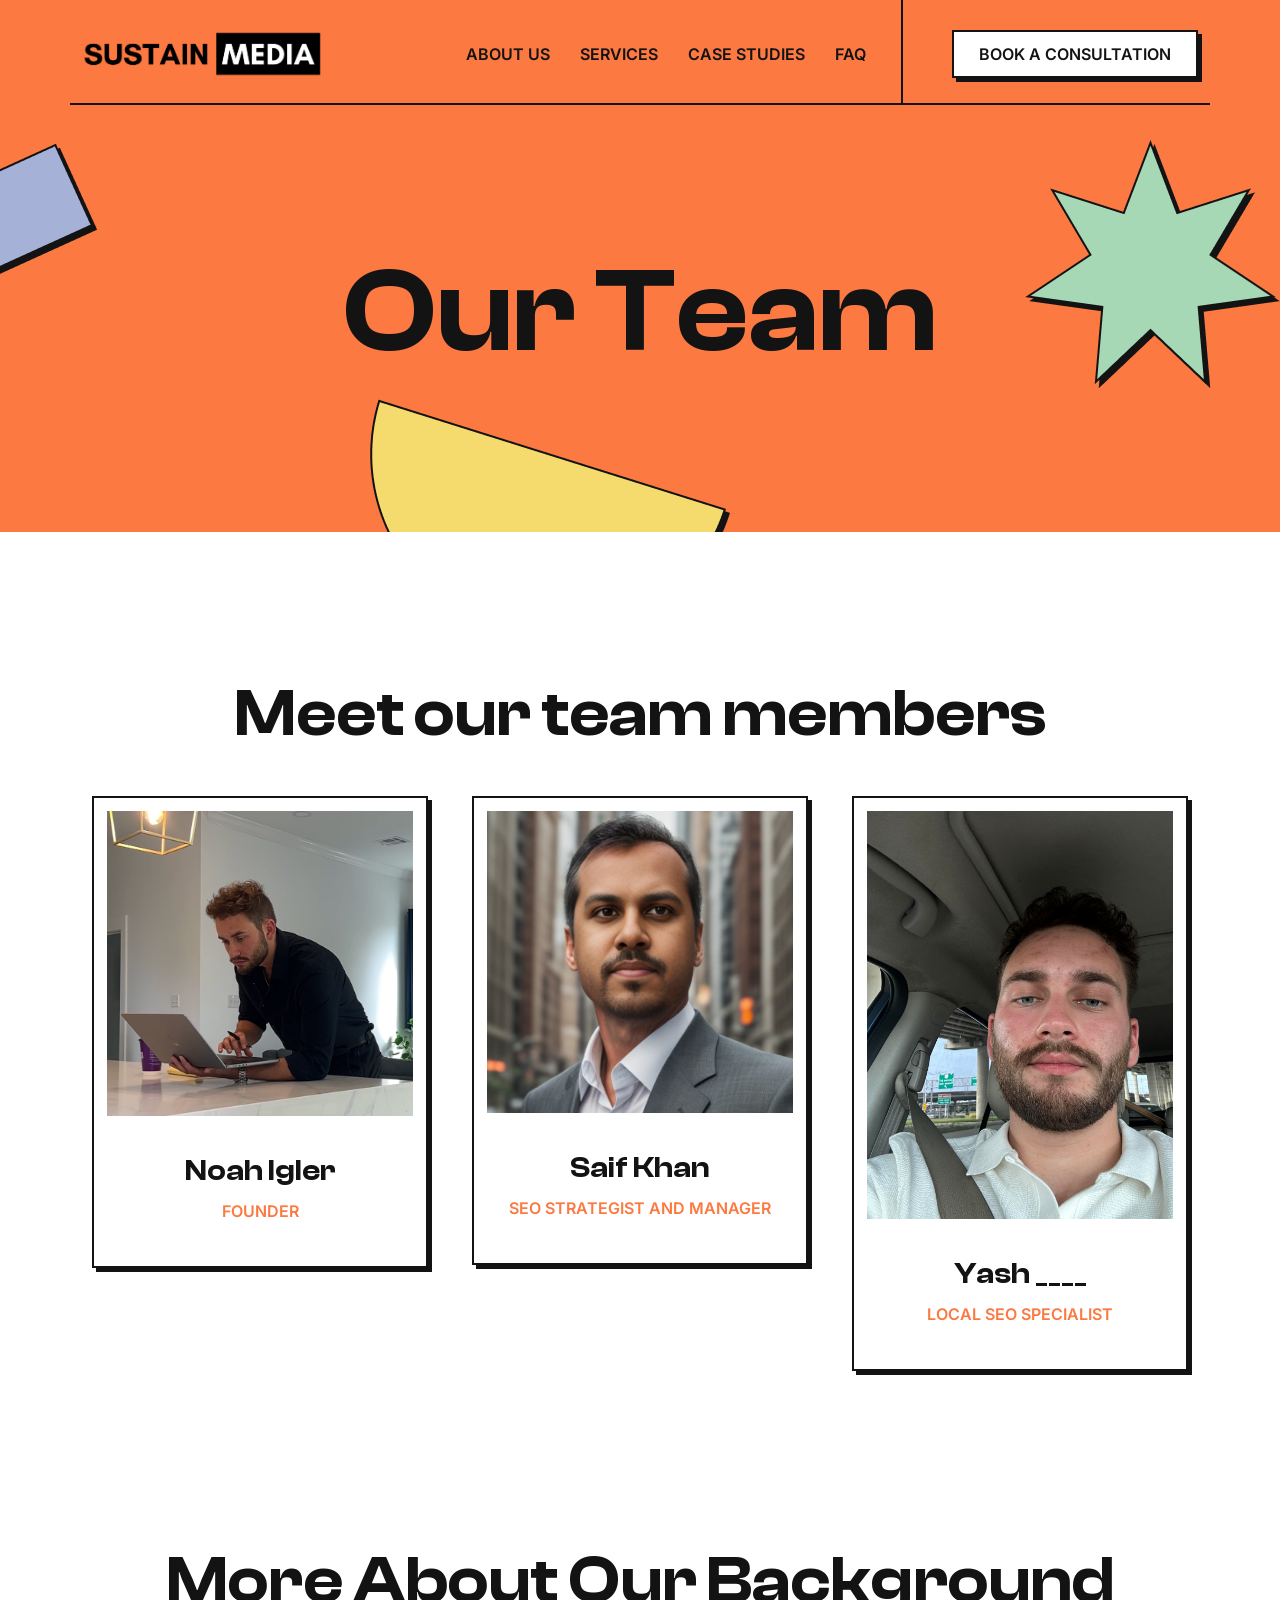
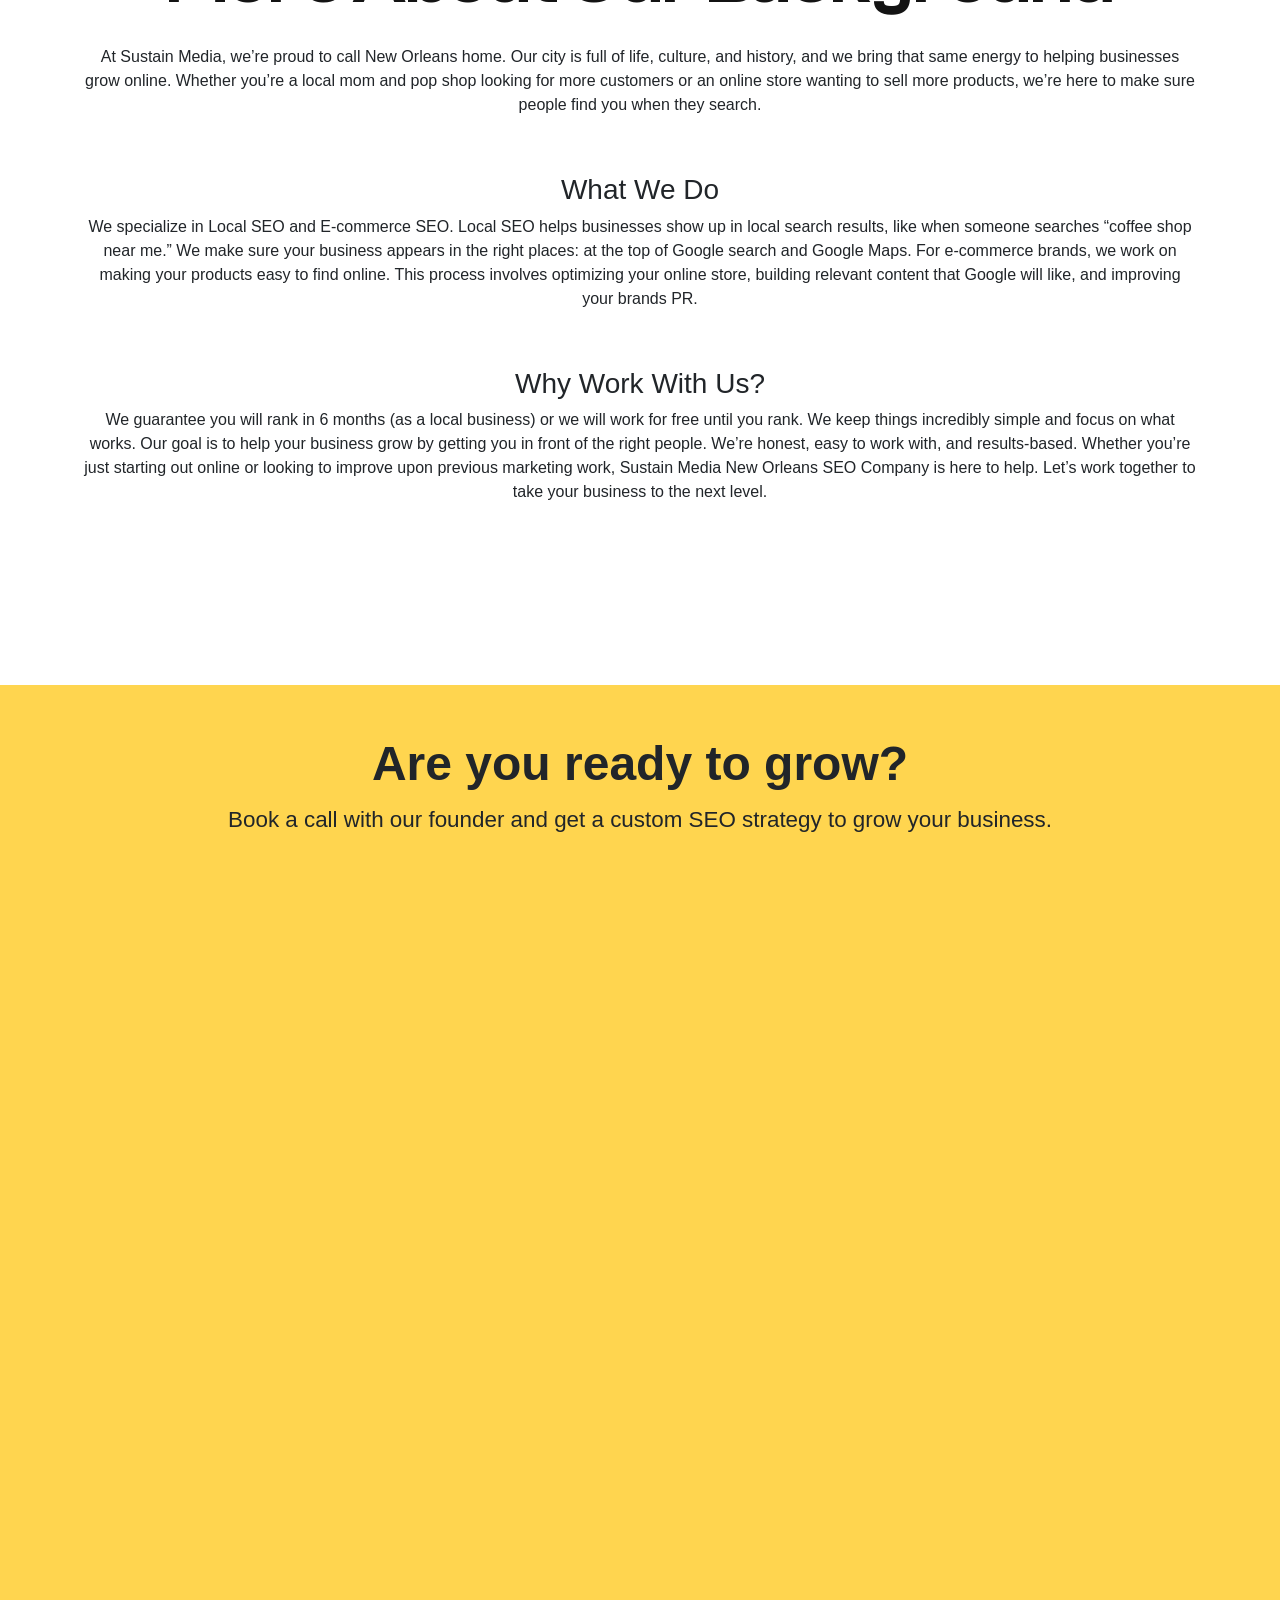
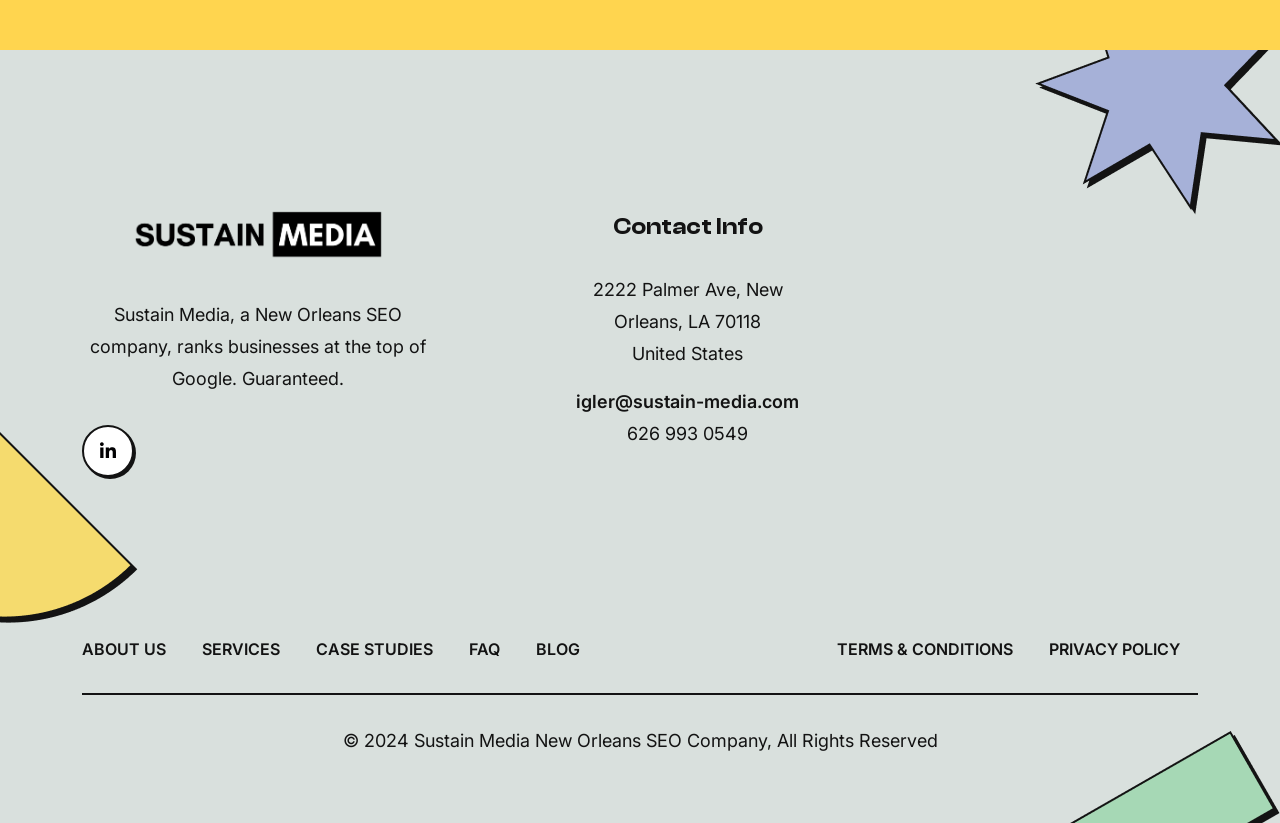
<file: team.html>
<!DOCTYPE html>
<html lang="en">

<head>
    <meta charset="UTF-8">
    <meta http-equiv="X-UA-Compatible" content="IE=edge">
    <meta name="viewport" content="width=device-width, initial-scale=1.0">
    <link rel="canonical" href="https://neworleansseocompany.com/team"/>
    <meta name="description" content="Meet the team behind Sustain Media New Orleans! We have combined over 15 years of experience in SEO and guarantee you'll rank #1.">
    <title>Sustain Media Nola Team | Sustain Media</title>
    <link rel="icon" type="image/x-icon" href="assets/img/icon/favicon.png">
    <!-- Font Awesome Css -->
    <link rel="stylesheet" href="assets/css/plugins/font-awesome/css/all.min.css">
    <!-- Bootstrap Css -->
    <link rel="stylesheet" href="assets/css/plugins/bootstrap/bootstrap.min.css">
    <!-- Magnific Popup Css -->
    <link rel="stylesheet" href="assets/css/plugins/magnific-popup.css">
    <!-- Animate Css -->
    <link rel="stylesheet" href="assets/css/plugins/animate.css">
    <!-- Slick-Slide-Css -->
    <link rel="stylesheet" href="assets/css/plugins/slick-slider/slick.css">
    <!-- Style Css -->
    <link rel="stylesheet" href="assets/css/style.css">
    <!-- Responsive Css -->
    <!-- <link rel="stylesheet" href="assets/css/responsive.css"> -->
    <link rel="stylesheet" href="assets/css/home-responisve.css">
</head>

<body data-scroll-animation="false">
    <!-- Header Section -->
    <header class="header_aria">
        <nav class="navbar navbar-expand-lg fixed-top bg-transfaren">
            <div class="container">
                <a class="navbar-brand" href="./index.html">
                    <img src="assets/img/Sustain Media Footer Logo.png" alt="" width="240px" class="logo">
                </a>
                <button class="navbar-toggler" type="button" data-bs-toggle="collapse"
                    data-bs-target="#navbarSupportedContent" aria-controls="navbarSupportedContent"
                    aria-expanded="false" aria-label="Toggle navigation">
                    <span class="navbar-toggler-icon"><i class="fa-solid fa-bars"></i></span>
                </button>

                <div class="collapse navbar-collapse" id="navbarSupportedContent">
                    <ul class="navbar-nav">
                        
                        
                        <li class="nav-item dropdown active">
                            <a class="nav-link dropdown-toggle" href="./team.html" role="button" data-toggle="dropdown"
                                aria-haspopup="true" aria-expanded="false">
                                About Us <i class="fas fa-chevron-down"></i>
                            </a>
                            
                        </li>
                        <li class="nav-item dropdown active">
                            <a class="nav-link dropdown-toggle" href="./index.html#services" role="button" data-toggle="dropdown"
                                aria-haspopup="true" aria-expanded="false">
                                Services <i class="fas fa-chevron-down"></i>
                            </a>
                            
                        </li>
                        <li class="nav-item dropdown active">
                            <a class="nav-link dropdown-toggle" href="./case-studies.html" target="_blank" role="button" data-toggle="dropdown"
                                aria-haspopup="true" aria-expanded="false">
                                Case Studies <i class="fas fa-chevron-down"></i>
                            </a>

                            
                        </li>
                        <li class="nav-item dropdown active">
                            <a class="nav-link dropdown-toggle" href="./index.html#FAQs" role="button" data-toggle="dropdown"
                                aria-haspopup="true" aria-expanded="false">
                                FAQ <i class="fas fa-chevron-down"></i>
                            </a>
                            
                        </li>
                        
                        
                    </ul>
                    <div class="nav_buttons">
                        <a href="#contact" class="contact_btn">Book a Consultation</a>
                    </div>
                </div>
            </div>
        </nav>
    </header>
    <!-- Header Section -->
    <!-- Breadcrumb -->
    <div class="breadcrumb_area" data-bg-color="#FC7942">
        <div class="container">
            <div class="breadcrumb_content">
                <h2 class="our-team-heading">Our Team</h2>
            </div>
        </div>
        <div class="shape_img">
            <img src="assets/img/hero/shape/2.png" alt="" class="one">
            <img src="assets/img/hero/shape/3.png" alt="" class="two">
            <img src="assets/img/hero/shape/7/2.png" alt="" class="three">
        </div>
    </div>
    <!-- Breadcrumb -->

    <!-- Team -->
<section class="team innar" id="team">
    <div class="container">
        <div class="section_title text-center">
            <h2 class="wow fadeInLeft" data-wow-delay="0.1s">Meet our team members</h2>
        </div>
        <div class="min_team_area_innar">
            <div class="row" style="display: flex; justify-content: center;">
                <div class="col-team col-12 col-lg-4">
                    <div class="single_team wow fadeInLeft" data-wow-delay="0.3s">
                        <img style="width: 100%; height: auto; max-width: 400px;" src="assets/img/Noah Igler.webp" alt="">
                        <h5><a rel="nofollow" href="https://www.linkedin.com/in/noahigler/">Noah Igler</a></h5>
                        <span>Founder</span>
                    </div>
                </div>
                <div class="col-team col-12 col-lg-4">
                    <div class="single_team wow fadeInLeft" data-wow-delay="0.5s">
                        <img style="width: 100%; height: auto; max-width: 400px;" src="assets/img/Saif Khan.webp" alt="">
                        <h5><a>Saif Khan</a></h5>
                        <span>SEO Strategist and Manager</span>
                    </div>
                </div>
                <div class="col-team col-12 col-lg-4">
                    <div class="single_team wow fadeInLeft" data-wow-delay="0.7s">
                        <img style="width: 100%; height: auto; max-width: 400px;" src="assets/img/Yash Placeholder.jpg" alt="">
                        <h5><a>Yash ____</a></h5>
                        <span>Local SEO Specialist</span>
                    </div>
                </div>
            </div>
        </div>
    </div>
</section>
<!-- Team -->


    <!-- Aword -->
    <section class="aword">
        <div class="container">
            <div class="section_title text-center">
                <h2 class="wow fadeInLeft" data-wow-delay="0.1s">More About Our Background</h2>
            </div>
            <br>
            <p>At Sustain Media, we’re proud to call New Orleans home. Our city is full of life, culture, and history, and we bring that same energy to helping businesses grow online. Whether you’re a local mom and pop shop looking for more customers or an online store wanting to sell more products, we’re here to make sure people find you when they search.<p>
<br>
            <h3>What We Do</h3>
                <p>We specialize in Local SEO and E-commerce SEO. Local SEO helps businesses show up in local search results, like when someone searches “coffee shop near me.” We make sure your business appears in the right places: at the top of Google search and Google Maps. For e-commerce brands, we work on making your products easy to find online. This process involves optimizing your online store, building relevant content that Google will like, and improving your brands PR.<p>
                <br>
            <h3>Why Work With Us?</h3>
                <p>We guarantee you will rank in 6 months (as a local business) or we will work for free until you rank. We keep things incredibly simple and focus on what works. Our goal is to help your business grow by getting you in front of the right people. We’re honest, easy to work with, and results-based. Whether you’re just starting out online or looking to improve upon previous marketing work, Sustain Media New Orleans SEO Company is here to help. Let’s work together to take your business to the next level.</p>
            
        </div>
    </section>
    <!-- Aword -->

    <!-- Cta -->
    <section class="cta h_4" style="background-color: #FFD54F; padding: 50px 0;">
        <div class="container">
        <!-- Header and Subheader -->
        <div style="text-align: center; margin-bottom: 30px;">
            <h3 id="contact" class="wow cta-heading fadeInLeft" data-wow-delay="0.1s">
                Are you ready to grow?
            </h3>
            <p class="wow cta-para fadeInLeft" data-wow-delay="0.3s">
                Book a call with our founder and get a custom SEO strategy to grow your business.
            </p>
            <br>
        </div>
        <!-- Content Area -->
        <div class="row" style="display: flex; align-items: flex-start; justify-content: center; gap: 20px;">
            
            <!-- Calendly inline widget begin -->
<div class="calendly-inline-widget" data-url="https://calendly.com/sustainmedia/free-consultation?hide_gdpr_banner=1" style="min-width:320px;height:700px;"></div>
<script type="text/javascript" src="https://assets.calendly.com/assets/external/widget.js" async></script>
<!-- Calendly inline widget end -->
        </div>
    </div>
</section>
<!-- Cta -->

    <!-- Footer -->
    <footer class="footer" data-bg-color="#D9E0DD">
        <div class="container">
            <div class="main_footer">
                <div class="row">
                    <div class="col-xl-5 col-md-6">
                        <div class="site_info logo_area wow fadeInLeft" data-wow-delay="0.3s">
                            <img src="assets/img/Sustain Media Footer Logo.png" width="250px" class="footer_logo">
                            <p>Sustain Media, a New Orleans SEO company, ranks businesses at the top of Google. Guaranteed.</p>
                            <div class="social_icons">
                                
                                
                                <a href="https://www.linkedin.com/in/noahigler/"><i class="fa-brands fa-linkedin-in"></i></a>
                            </div>
                        </div>
                    </div>
                    <div class="col-xl-3 col-md-6 mid">
                        <div class="site_info wow fadeInLeft" data-wow-delay="0.5s">
                            <h5>Contact Info</h5>
                            <ul class="loc_list list-unstyled">
                                <li>2222 Palmer Ave, New Orleans, LA 70118</li>
                                <li>United States</li>
                            </ul>
                            <ul class="contact_list list-unstyled">
                                <li class="mail"><a href="mailto:igler@sustain-media.com">igler@sustain-media.com</a>
                                </li>
                                <li><a href="tel:6269930549">626 993 0549</a></li>
                            </ul>
                        </div>
                    </div>
                    
                </div>
            </div>
            <div class="footer_bottom wow fadeInLeft" data-wow-delay="0.9s">
                <div class="footer_bottom_list">
                    <div class="row">
                        <div class="col-xl-6">
                            <ul class="footer_nav list-unstyled">
                                <li><a href="team.html">About Us</a></li>
                                <li><a href="index.html#service">Services</a></li>
                                <li><a href="case-studies.html">Case Studies</a></i>
                                <li><a href="index.html#FAQs">FAQ</a></li>
                                <li><a href="blog.html">Blog</a></li>
                            </ul>
                        </div>
                        <div class="col-xl-6">
                            <ul class="footer_nav right list-unstyled">
                                <li><a href="terms-conditions">Terms & conditions</a></li>
                                <li><a href="terms-conditions.html#PrivacyPolicy">privacy policy</a></li>
                            </ul>
                        </div>
                    </div>
                </div>
                <div class="footer_copyright">
                    <p>© 2024 Sustain Media New Orleans SEO Company, All Rights Reserved </p>
                </div>
            </div>
        </div>
        <div class="shape_img">
            <img src="assets/img/footer/1.png" alt="" class="one wow fadeInLeft" data-wow-delay="1.3s">
            <img src="assets/img/footer/2.png" alt="" class="two wow fadeInLeft" data-wow-delay="1.1s">
            <img src="assets/img/footer/3.png" alt="" class="three wow fadeInLeft" data-wow-delay="0.1s">
        </div>
    </footer>
    <!-- Footer -->

    <!-- jQuery Libraary -->
    <script src="assets/js/jquery.min.js"></script>
    <!-- Popper - Js For Bootstrap -->
    <script src="assets/js/popper.min.js"></script>
    <!-- Bootstrap - jS  -->
    <script src="assets/js/bootstrap.min.js"></script>
    <!-- Waypoints Js For Counter Up -->
    <script src="assets/js/waypoints.min.js"></script>
    <!-- Counter Up - Js -->
    <script src="assets/js/jquery.counterup.js"></script>
    <!-- Magnific Popup -Js -->
    <script src="assets/js/magnific-popup.min.js"></script>
    <!-- Wow - Js -->
    <script src="assets/js/wow.min.js"></script>
    <!-- Parallax - Js -->
    <script src="assets/js/parallax.min.js"></script>
    <!-- Slick-Slidr-js -->
    <script src="assets/js/slick.min.js"></script>
    <!-- Magnet-mouse -->
    <script src="assets/js/magnet-mouse.min.js"></script>
    <!-- jquery-ui -->
    <script src="assets/js/jquery-ui.js"></script>
    <!-- Main Js -->
    <script src="assets/js/main.js"></script>
</body>

</html>
</file>
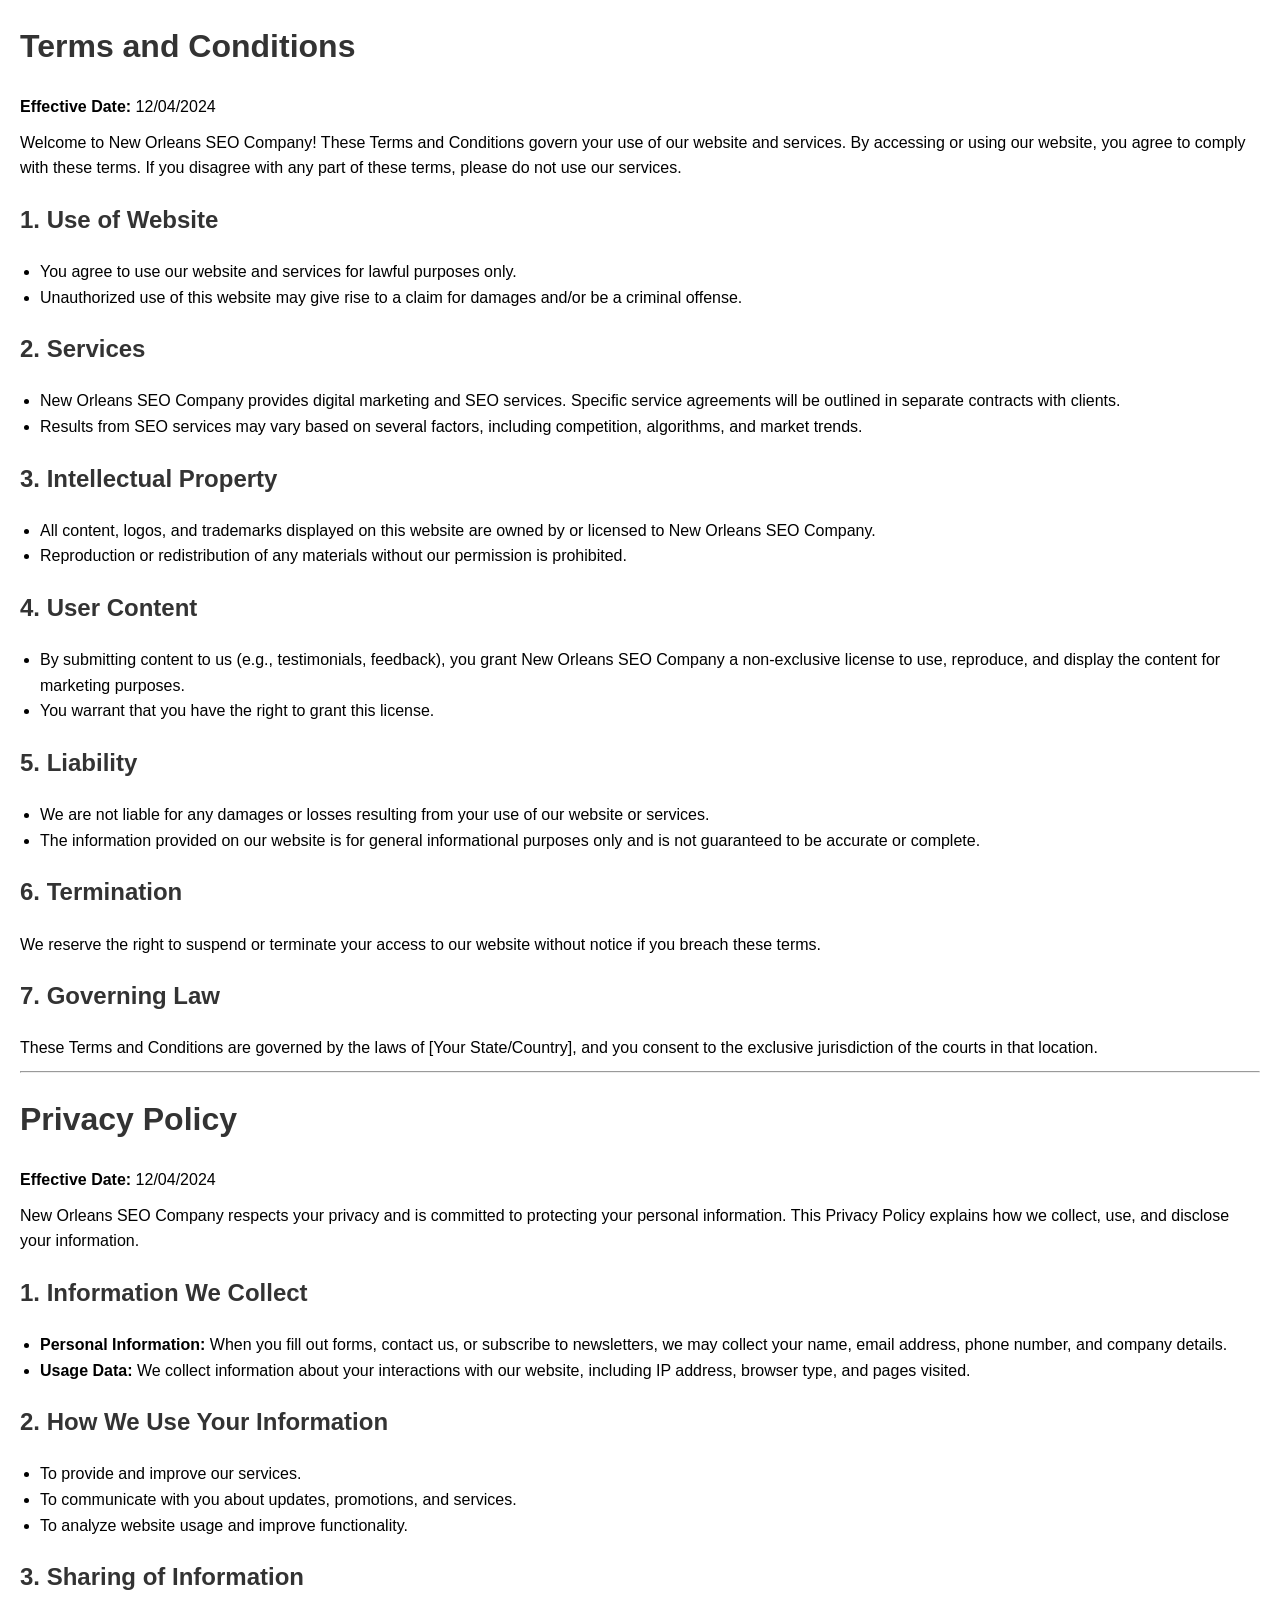
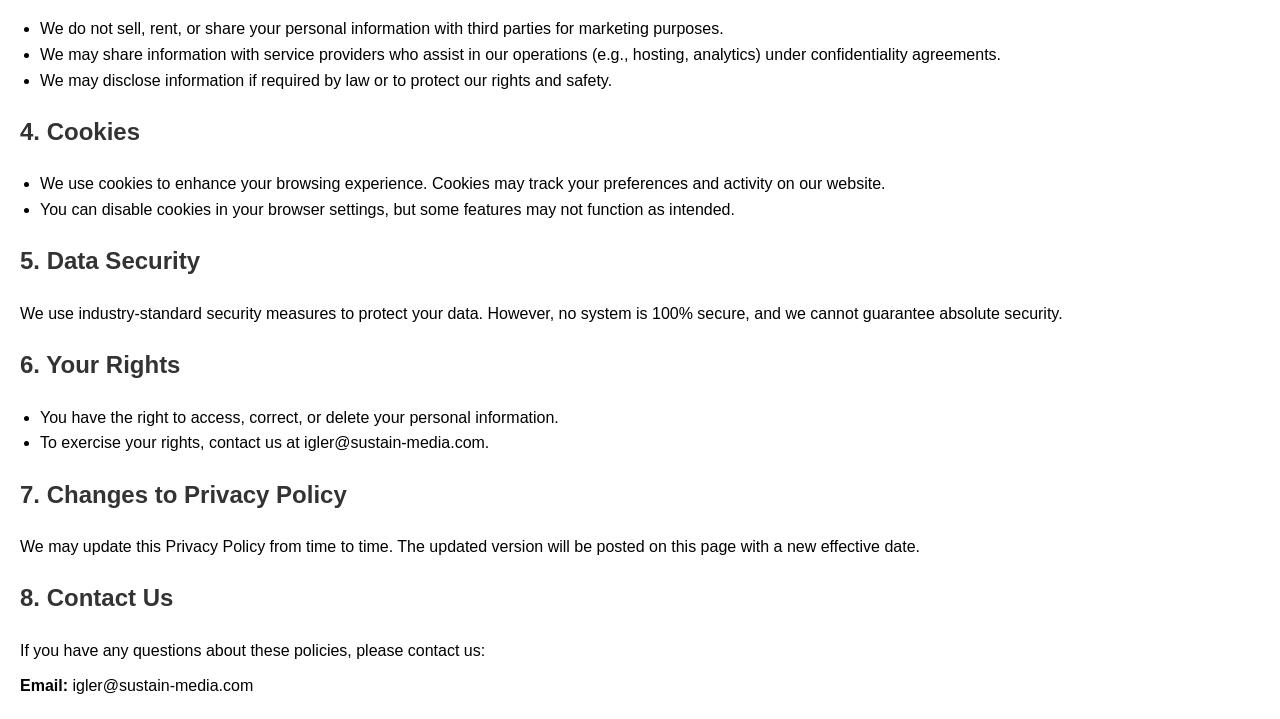
<file: terms-conditions.html>
<!DOCTYPE html>
<html lang="en">
<head>
    <meta charset="UTF-8">
    <meta name="viewport" content="width=device-width, initial-scale=1.0">
    <title>Terms and Conditions & Privacy Policy - New Orleans SEO Company</title>
    <style>
        body {
            font-family: Arial, sans-serif;
            line-height: 1.6;
            margin: 20px;
        }
        h1, h2, h3 {
            color: #333;
        }
        p {
            margin: 10px 0;
        }
        ul {
            margin: 10px 0;
            padding-left: 20px;
        }
    </style>
</head>
<body>
    <h1>Terms and Conditions</h1>
    <p><strong>Effective Date:</strong> 12/04/2024</p>
    <p>Welcome to New Orleans SEO Company! These Terms and Conditions govern your use of our website and services. By accessing or using our website, you agree to comply with these terms. If you disagree with any part of these terms, please do not use our services.</p>

    <h2>1. Use of Website</h2>
    <ul>
        <li>You agree to use our website and services for lawful purposes only.</li>
        <li>Unauthorized use of this website may give rise to a claim for damages and/or be a criminal offense.</li>
    </ul>

    <h2>2. Services</h2>
    <ul>
        <li>New Orleans SEO Company provides digital marketing and SEO services. Specific service agreements will be outlined in separate contracts with clients.</li>
        <li>Results from SEO services may vary based on several factors, including competition, algorithms, and market trends.</li>
    </ul>

    <h2>3. Intellectual Property</h2>
    <ul>
        <li>All content, logos, and trademarks displayed on this website are owned by or licensed to New Orleans SEO Company.</li>
        <li>Reproduction or redistribution of any materials without our permission is prohibited.</li>
    </ul>

    <h2>4. User Content</h2>
    <ul>
        <li>By submitting content to us (e.g., testimonials, feedback), you grant New Orleans SEO Company a non-exclusive license to use, reproduce, and display the content for marketing purposes.</li>
        <li>You warrant that you have the right to grant this license.</li>
    </ul>

    <h2>5. Liability</h2>
    <ul>
        <li>We are not liable for any damages or losses resulting from your use of our website or services.</li>
        <li>The information provided on our website is for general informational purposes only and is not guaranteed to be accurate or complete.</li>
    </ul>

    <h2>6. Termination</h2>
    <p>We reserve the right to suspend or terminate your access to our website without notice if you breach these terms.</p>

    <h2>7. Governing Law</h2>
    <p>These Terms and Conditions are governed by the laws of [Your State/Country], and you consent to the exclusive jurisdiction of the courts in that location.</p>

    <hr>

    <h1 id="PrivacyPolicy">Privacy Policy</h1>
    <p><strong>Effective Date:</strong> 12/04/2024</p>
    <p>New Orleans SEO Company respects your privacy and is committed to protecting your personal information. This Privacy Policy explains how we collect, use, and disclose your information.</p>

    <h2>1. Information We Collect</h2>
    <ul>
        <li><strong>Personal Information:</strong> When you fill out forms, contact us, or subscribe to newsletters, we may collect your name, email address, phone number, and company details.</li>
        <li><strong>Usage Data:</strong> We collect information about your interactions with our website, including IP address, browser type, and pages visited.</li>
    </ul>

    <h2>2. How We Use Your Information</h2>
    <ul>
        <li>To provide and improve our services.</li>
        <li>To communicate with you about updates, promotions, and services.</li>
        <li>To analyze website usage and improve functionality.</li>
    </ul>

    <h2>3. Sharing of Information</h2>
    <ul>
        <li>We do not sell, rent, or share your personal information with third parties for marketing purposes.</li>
        <li>We may share information with service providers who assist in our operations (e.g., hosting, analytics) under confidentiality agreements.</li>
        <li>We may disclose information if required by law or to protect our rights and safety.</li>
    </ul>

    <h2>4. Cookies</h2>
    <ul>
        <li>We use cookies to enhance your browsing experience. Cookies may track your preferences and activity on our website.</li>
        <li>You can disable cookies in your browser settings, but some features may not function as intended.</li>
    </ul>

    <h2>5. Data Security</h2>
    <p>We use industry-standard security measures to protect your data. However, no system is 100% secure, and we cannot guarantee absolute security.</p>

    <h2>6. Your Rights</h2>
    <ul>
        <li>You have the right to access, correct, or delete your personal information.</li>
        <li>To exercise your rights, contact us at igler@sustain-media.com.</li>
    </ul>

    <h2>7. Changes to Privacy Policy</h2>
    <p>We may update this Privacy Policy from time to time. The updated version will be posted on this page with a new effective date.</p>

    <h2>8. Contact Us</h2>
    <p>If you have any questions about these policies, please contact us:</p>
    <p><strong>Email:</strong> igler@sustain-media.com</p>
</body>
</html>
</file>
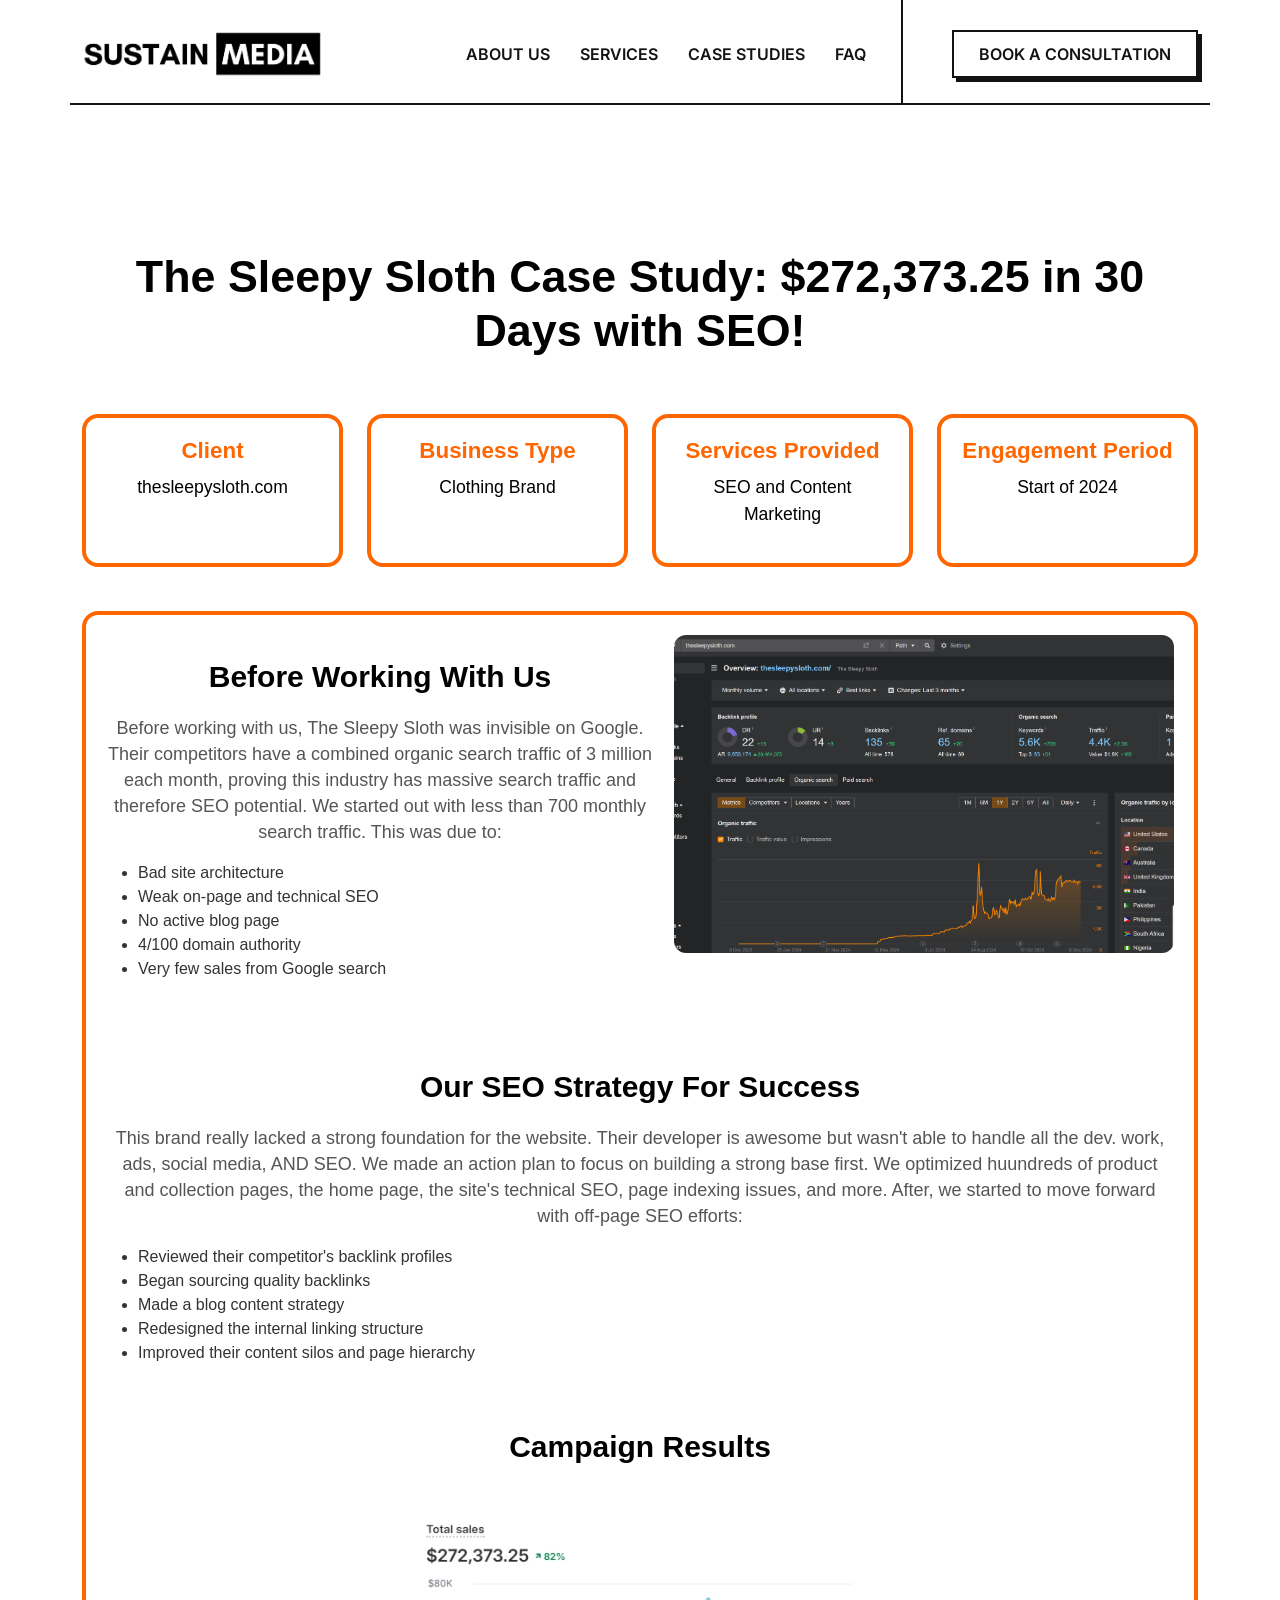
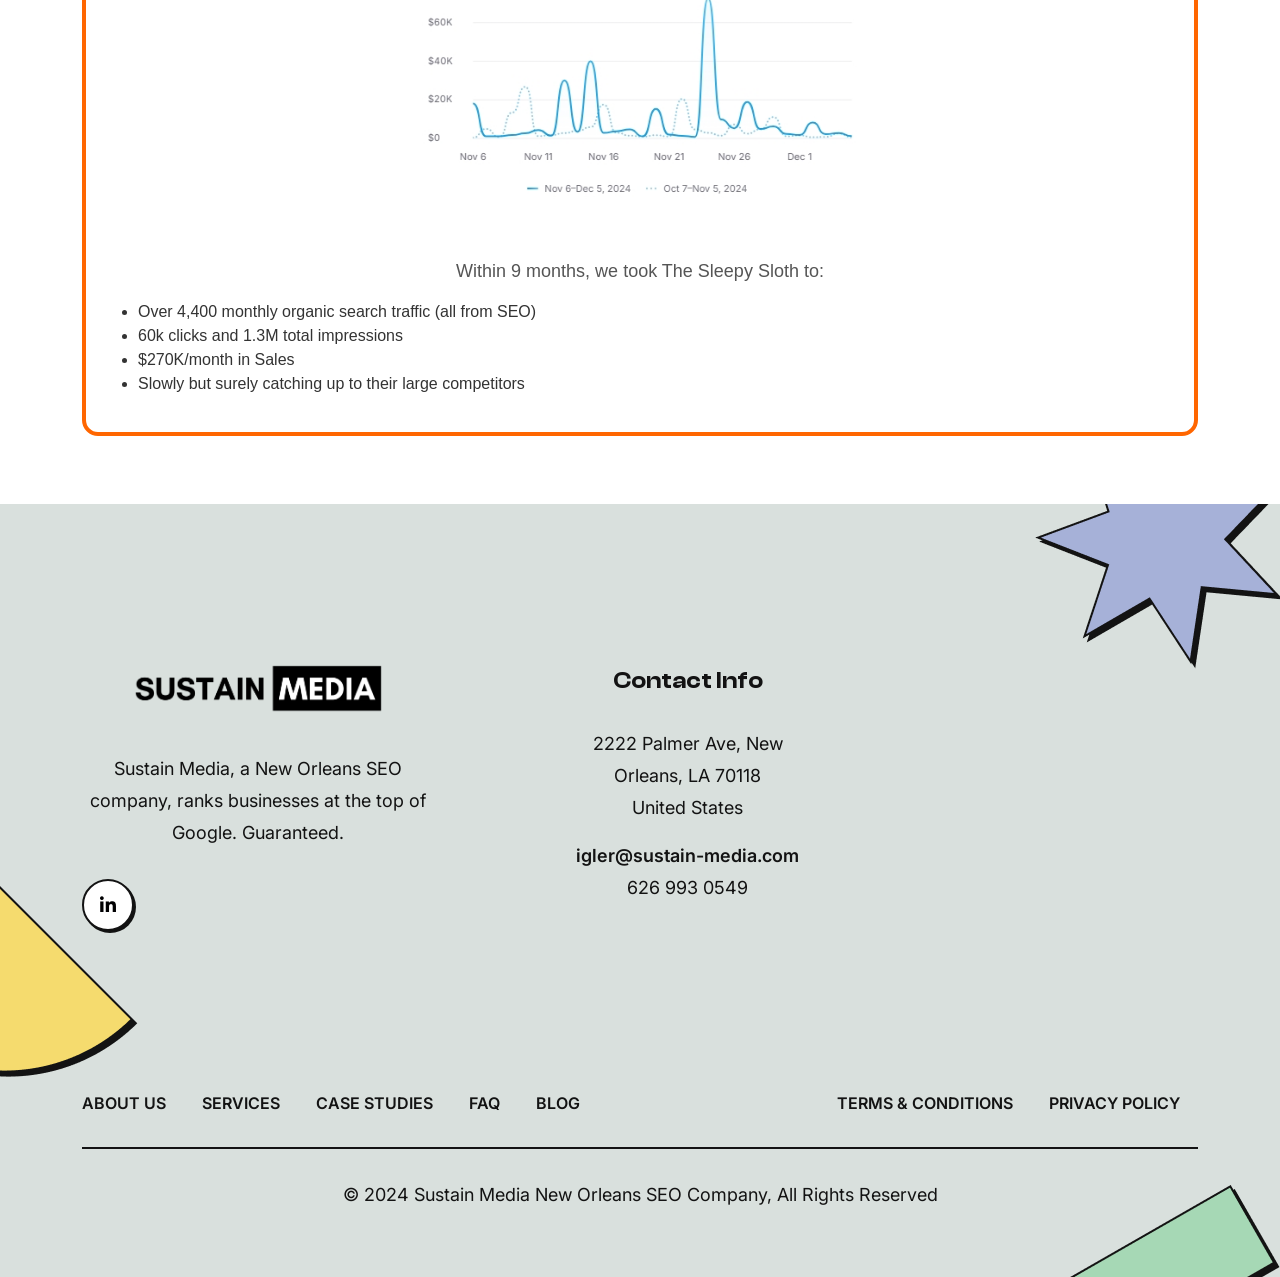
<file: the-sleepy-sloth.html>
<!DOCTYPE html>
<html lang="en">

<head>
    <meta charset="UTF-8">
    <meta http-equiv="X-UA-Compatible" content="IE=edge">
    <meta name="viewport" content="width=device-width, initial-scale=1.0">
    <link rel="canonical" href="https://neworleansseocompany.com/case-studies/the-sleepy-sloth" />
    <meta name="description"
        content="Read more about how we brought this kids clothing brand an additional $250k+ in monthly revenue within 7 months, all from SEO!">
    <title>The Sleepy Sloth Case Study | Sustain Media</title>
    <link rel="icon" type="image/x-icon" href="assets/img/icon/favicon.png">
    <!-- Font Awesome Css -->
    <link rel="stylesheet" href="assets/css/plugins/font-awesome/css/all.min.css">
    <!-- Bootstrap Css -->
    <link rel="stylesheet" href="assets/css/plugins/bootstrap/bootstrap.min.css">
    <!-- Magnific Popup Css -->
    <link rel="stylesheet" href="assets/css/plugins/magnific-popup.css">
    <!-- Animate Css -->
    <link rel="stylesheet" href="assets/css/plugins/animate.css">
    <!-- Slick-Slide-Css -->
    <link rel="stylesheet" href="assets/css/plugins/slick-slider/slick.css">
    <!-- Style Css -->
    <link rel="stylesheet" href="assets/css/style.css">
    <!-- Responsive Css -->
    <!-- <link rel="stylesheet" href="assets/css/responsive.css"> -->
    <link rel="stylesheet" href="assets/css/home-responisve.css">
    <!-- Google tag (gtag.js) -->
    <script async src="https://www.googletagmanager.com/gtag/js?id=G-YTHDMENS7K"></script>
    <script>
        window.dataLayer = window.dataLayer || [];
        function gtag() { dataLayer.push(arguments); }
        gtag('js', new Date());

        gtag('config', 'G-YTHDMENS7K');
    </script>

    <meta charset="UTF-8">
    <meta name="viewport" content="width=device-width, initial-scale=1.0">
    <style>
        /* General Styles */
        body {
            font-family: Arial, sans-serif;
            margin: 0;
            padding: 0;
            background-color: #fff;
            color: #333;
        }

        h1 {
            text-align: center;
            font-size: 2.8rem;
            font-weight: bold;
            margin-top: 250px;
            margin-bottom: 40px;
            color: #000;
        }

        .info-cards {
            display: flex;
            justify-content: space-between;
            gap: 20px;
            margin-bottom: 40px;
        }

        .info-card {
            border: 4px solid #FF6600;
            border-radius: 16px;
            text-align: center;
            padding: 20px;
            height: 100%;
            /* flex: 1; */
            box-shadow: 0 0px 0px rgba(0, 0, 0, 0.1);
        }

        .info-card h3 {
            font-size: 1.4rem;
            color: #FF6600;
            margin-bottom: 10px;
            font-weight: bold;
        }

        .info-card p {
            font-size: 1.1rem;
            color: #000000;
        }

        .dona-bella-laser-content {
            display: flex;
            gap: 20px;
            align-items: flex-start;
        }

        /* .content .text {
            flex: 2;
        } */

        .case-studies-inner-content-heading-h2 {
            font-size: 30px;
            font-weight: bold;
            color: #000;
            margin-bottom: 20px;
        }

        .case-studies-inner-content-para {
            font-size: 18px;
            line-height: 26px;
            color: #555;
        }

        .content img {
            flex: 1;
            max-width: 100%;
            border-radius: 12px;
            box-shadow: 0 0px 0px rgba(0, 0, 0, 0.1);
        }

        .sleepy-sloth-img-1 {
            width: 700px;
        }

        .content-box {
            border: 4px solid #FF6600;
            border-radius: 16px;
            padding: 20px;
            margin: 20px 0;
        }
    </style>
</head>

<body>
    <!-- Header Section -->
    <header class="header_aria">
        <nav class="navbar navbar-expand-lg fixed-top bg-transfaren">
            <div class="container">
                <a class="navbar-brand" href="/index.html">
                    <img src="./assets/img/Sustain Media Footer Logo.png" alt="" width="240px" class="logo">
                </a>
                <button class="navbar-toggler" type="button" data-bs-toggle="collapse"
                    data-bs-target="#navbarSupportedContent" aria-controls="navbarSupportedContent"
                    aria-expanded="false" aria-label="Toggle navigation">
                    <span class="navbar-toggler-icon"><i class="fa-solid fa-bars"></i></span>
                </button>

                <div class="collapse navbar-collapse" id="navbarSupportedContent">
                    <ul class="navbar-nav">


                        <li class="nav-item dropdown active">
                            <a class="nav-link dropdown-toggle" href="./team.html" role="button" data-toggle="dropdown"
                                aria-haspopup="true" aria-expanded="false">
                                About Us <i class="fas fa-chevron-down"></i>
                            </a>

                        </li>
                        <li class="nav-item dropdown active">
                            <a class="nav-link dropdown-toggle" href="./index.html#services" role="button"
                                data-toggle="dropdown" aria-haspopup="true" aria-expanded="false">
                                Services <i class="fas fa-chevron-down"></i>
                            </a>

                        </li>
                        <li class="nav-item dropdown active">
                            <a class="nav-link dropdown-toggle" href="./case-studies.html" target="_blank" role="button"
                                data-toggle="dropdown" aria-haspopup="true" aria-expanded="false">
                                Case Studies <i class="fas fa-chevron-down"></i>
                            </a>


                        </li>
                        <li class="nav-item dropdown active">
                            <a class="nav-link dropdown-toggle" href="./index.html#FAQs" role="button"
                                data-toggle="dropdown" aria-haspopup="true" aria-expanded="false">
                                FAQ <i class="fas fa-chevron-down"></i>
                            </a>

                        </li>


                    </ul>
                    <div class="nav_buttons">
                        <a href="#contact" class="contact_btn">Book a Consultation</a>
                    </div>
                </div>
            </div>
        </nav>
    </header>
    <!-- Header Section -->
    <div class="container">
        <!-- Page Header -->
        <h1 class="case-studies-inner-content-heading-h1">The Sleepy Sloth Case Study: $272,373.25 in 30 Days with SEO!</h1>

        <div class="row">
            <div class="col-6 col-md-6 col-lg-3 mt-3">
                <div class="info-card">
                    <h3>Client</h3>
                    <p>thesleepysloth.com</p>
                </div>
            </div>
            <div class="col-6 col-md-6 col-lg-3 mt-3">
                <div class="info-card">
                    <h3>Business Type</h3>
                    <p>Clothing Brand</p>
                </div>
            </div>
            <div class="col-6 col-md-6 col-lg-3 mt-3">
                <div class="info-card">
                    <h3>Services Provided</h3>
                    <p>SEO and Content Marketing</p>
                </div>
            </div>
            <div class="col-6 col-md-6 col-lg-3 mt-3">
                <div class="info-card">
                    <h3>Engagement Period</h3>
                    <p>Start of 2024</p>
                </div>
            </div>
        </div>

        <br>
        <!-- Main Content -->
        <div class="content container p-0">
            <!-- Text Section -->
            <!-- Wrap the content in a new div -->
            <div class="content-box">
                <div class="dona-bella-laser-content">
                    <!-- Text Section -->
                    <div class="text">
                        <br>
                        <h2 class="case-studies-inner-content-heading-h2">Before Working With Us</h2>
                        <p class="case-studies-inner-content-para">Before working with us, The Sleepy Sloth was invisible on Google. Their competitors have a
                            combined organic search traffic of 3 million each month, proving this industry has massive
                            search traffic and therefore SEO potential. We started out with less than 700 monthly search
                            traffic. This was due to:
                        <ul>
                            <li>Bad site architecture</li>
                            <li>Weak on-page and technical SEO</li>
                            <li>No active blog page</li>
                            <li>4/100 domain authority</li>
                            <li>Very few sales from Google search</li>
                        </ul>
                        </p>
                        <br>
                        <br>
                    </div>
                    <!-- Image Section -->
                    <img src="./assets/img/The Sleepy Sloth Ahrefs.png" alt="New Orleans SEO Company Results"
                        class="sleepy-sloth-img-1">
                </div>
                <br>
                <h2 class="case-studies-inner-content-heading-h2">Our SEO Strategy For Success</h2>
                <p class="case-studies-inner-content-para">This brand really lacked a strong foundation for the website. Their developer is awesome but wasn't
                    able to handle all the dev. work, ads, social media, AND SEO. We made an action plan to focus on
                    building a strong base first. We optimized huundreds of product and collection pages, the home page,
                    the site's technical SEO, page indexing issues, and more. After, we started to move forward with
                    off-page SEO efforts:
                <ul>
                    <li>Reviewed their competitor's backlink profiles</li>
                    <li>Began sourcing quality backlinks</li>
                    <li>Made a blog content strategy</li>
                    <li>Redesigned the internal linking structure</li>
                    <li>Improved their content silos and page hierarchy</li>
                </ul>
                </p>
                <br>
                <br>
                <h2 class="case-studies-inner-content-heading-h2">Campaign Results</h2>
                <br>
                <img src="./assets/img/The Sleepy Sloth Shopify BF.jpg" alt="New Orleans SEO Company Results"
                    style="width: 450px;">
                <br>
                <br>
                <br>
                <p class="case-studies-inner-content-para">Within 9 months, we took The Sleepy Sloth to:
                <ul>
                    <li>Over 4,400 monthly organic search traffic (all from SEO)</li>
                    <li>60k clicks and 1.3M total impressions</li>
                    <li>$270K/month in Sales</li>
                    <li>Slowly but surely catching up to their large competitors</li>
                </ul>
                </p>
            </div>
            <br>

            <br>
        </div>

    </div>
    <!-- Footer -->
    <footer class="footer" data-bg-color="#D9E0DD">
        <div class="container">
            <div class="main_footer">
                <div class="row">
                    <div class="col-xl-5 col-md-6">
                        <div class="site_info logo_area wow fadeInLeft" data-wow-delay="0.3s">
                            <img src="assets/img/Sustain Media Footer Logo.png" width="250px" class="footer_logo">
                            <p>Sustain Media, a New Orleans SEO company, ranks businesses at the top of Google.
                                Guaranteed.</p>
                            <div class="social_icons">


                                <a href="https://www.linkedin.com/in/noahigler/"><i
                                        class="fa-brands fa-linkedin-in"></i></a>
                            </div>
                        </div>
                    </div>
                    <div class="col-xl-3 col-md-6 mid">
                        <div class="site_info wow fadeInLeft" data-wow-delay="0.5s">
                            <h5>Contact Info</h5>
                            <ul class="loc_list list-unstyled">
                                <li>2222 Palmer Ave, New Orleans, LA 70118</li>
                                <li>United States</li>
                            </ul>
                            <ul class="contact_list list-unstyled">
                                <li class="mail"><a href="mailto:igler@sustain-media.com">igler@sustain-media.com</a>
                                </li>
                                <li><a href="tel:6269930549">626 993 0549</a></li>
                            </ul>
                        </div>
                    </div>

                </div>
            </div>
            <div class="footer_bottom wow fadeInLeft" data-wow-delay="0.9s">
                <div class="footer_bottom_list">
                    <div class="row">
                        <div class="col-xl-6">
                            <ul class="footer_nav list-unstyled">
                                <li><a href="./team.html">About Us</a></li>
                                <li><a href="./index.html#service">Services</a></li>
                                <li><a href="./case-studies.html">Case Studies</a></i>
                                <li><a href="./index.html#FAQs">FAQ</a></li>
                                <li><a href="./blog.html">Blog</a></li>
                            </ul>
                        </div>
                        <div class="col-xl-6">
                            <ul class="footer_nav right list-unstyled">
                                <li><a href="./terms-conditions">Terms & conditions</a></li>
                                <li><a href="./terms-conditions.html#PrivacyPolicy">privacy policy</a></li>
                            </ul>
                        </div>
                    </div>
                </div>
                <div class="footer_copyright">
                    <p>© 2024 Sustain Media New Orleans SEO Company, All Rights Reserved </p>
                </div>
            </div>
        </div>
        <div class="shape_img">
            <img src="assets/img/footer/1.png" alt="" class="one wow fadeInLeft" data-wow-delay="1.3s">
            <img src="assets/img/footer/2.png" alt="" class="two wow fadeInLeft" data-wow-delay="1.1s">
            <img src="assets/img/footer/3.png" alt="" class="three wow fadeInLeft" data-wow-delay="0.1s">
        </div>
    </footer>
    <!-- Footer -->
    <!-- jQuery Libraary -->
    <script src="assets/js/jquery.min.js"></script>
    <!-- Popper - Js For Bootstrap -->
    <script src="assets/js/popper.min.js"></script>
    <!-- Bootstrap - jS  -->
    <script src="assets/js/bootstrap.min.js"></script>
    <!-- Waypoints Js For Counter Up -->
    <script src="assets/js/waypoints.min.js"></script>
    <!-- Counter Up - Js -->
    <script src="assets/js/jquery.counterup.js"></script>
    <!-- Magnific Popup -Js -->
    <script src="assets/js/magnific-popup.min.js"></script>
    <!-- Wow - Js -->
    <script src="assets/js/wow.min.js"></script>
    <!-- Parallax - Js -->
    <script src="assets/js/parallax.min.js"></script>
    <!-- Slick-Slidr-js -->
    <script src="assets/js/slick.min.js"></script>
    <!-- Magnet-mouse -->
    <script src="assets/js/magnet-mouse.min.js"></script>
    <!-- jquery-ui -->
    <script src="assets/js/jquery-ui.js"></script>
    <!-- Main Js -->
    <script src="assets/js/main.js"></script>
</body>

</html>
</file>
<file: assets/css/style.css>
/**
 * /*----------------------------------------------------
 * 
 * This file contains the styling for the actual template, this
 * is the file you need to edit to change the look of the
 * template.
 * 
 * 
 * 
 * Table of Content:
 * 01/ reset
 * 02/ variables
 * 03/ hero_sections
 * 04/ buttons
 * 05/ video_popup
 * 06/ service_box
 * 07/ awords
 * 08/ projects 
 * 09/ team 
 * 10/ mix_sections 
 * 11/ testimonial  
 * 12/ counter 
 * 13/ blog 
 * 14/ client 
 * 15/ service_line 
 * 16/ offer_box 
 * 17/ price 
 * 18/ cta 
 * 19/ faq 
 * 20/ progress 
 * 21/ contact 
 * 22/ shop 
 * 23/ header 
 * 24/ breadcrumb 
 * 25/ sidebar 
 * 26/ footer 
 * 
 * 
 * =====================================================================
 *
 * @format
 * @File: Default Styles
 * @Author: PicmaticWeb
 * @URL: Author E-mail:
 * @Default Styles
 */
@import url("https://fonts.googleapis.com/css2?family=Inter:wght@400;500;600;700;800;900&display=swap");
@import url("https://fonts.googleapis.com/css2?family=Roboto:wght@300;400;500;700;900&display=swap");
@import url("https://fonts.googleapis.com/css2?family=Inter:wght@400;500;600;700;800;900&display=swap");
@import url("https://fonts.googleapis.com/css2?family=Roboto:wght@300;400;500;700;900&display=swap");

@font-face {
  font-family: ClashDisplay;
  src: url(../fonts/ClashDisplay-Semibold.ttf);
}

* {
  margin: 0;
  padding: 0;
}

body {
  font-family: "Inter", sans-serif;
}

a {
  text-decoration: none;
}

.shape_img img {
  position: absolute;
}

.mobilepc-heading {
  color: #131313;
  font-family: "ClashDisplay", sans-serif;
  font-weight: 600;
  font-size: 66px;
  line-height: 76px;
}

.section_title h2 {
  color: #131313;
  font-family: "ClashDisplay", sans-serif;
  font-weight: 600;
  font-size: 66px;
  line-height: 76px;
}

.blockquote {
  margin-top: 40px;
  margin-bottom: 40px;
  background: #fff;
  border: 2px solid #131313;
  box-shadow: 4px 4px 0px #131313;
  position: relative;
  padding-left: 48px;
  padding-right: 48px;
  padding-top: 40px;
  padding-bottom: 48px;
}

.blockquote p {
  color: #131313;
  font-family: "ClashDisplay", sans-serif;
  font-weight: 600;
  font-size: 24px;
  line-height: 34px;
}

.blockquote p span {
  color: #FC7942;
}

.blockquote .author span {
  color: #FC7942;
  font-family: "Inter", sans-serif;
  font-weight: 600;
  font-size: 16px;
  line-height: 24px;
  text-transform: uppercase;
}

.blockquote img {
  position: absolute;
  right: 48px;
  bottom: -30px;
}

@media (min-width: 1400px) {
  .container {
    max-width: 1440px;
  }
}

@font-face {
  font-family: ClashDisplay;
  src: url(../fonts/ClashDisplay-Semibold.ttf);
}

.mobilepc1 {
  flex: 1;
  margin-right: 25px;
}

.mobilepc2 {
  flex: 1;
  margin-left: 25px;
  padding-top: 100px;
}


.hero_main {
  padding-top: 250px;
  padding-bottom: 550px;
  position: relative;
}

.hero_main .content {
  position: relative;
}

.hero-section-box {
  display: flex;
  gap: 50px;
  justify-content: space-between;
  align-items: center;
}

.hero_main .content .section_title h1 {
  font-family: "ClashDisplay", sans-serif;
  color: #131313;
  font-weight: 600;
  font-size: 120px;
  line-height: 124px;
}

.section_title h1 {
  font-size: 3rem;
  /* Adjust font size */
  line-height: 1.2;
  /* Add spacing between lines */
}


.hero_main .content .section_title p {
  color: #131313;
  font-family: "Inter", sans-serif;
  font-weight: 400;
  font-size: 22px;
  line-height: 38px;
  margin-top: 30px;
}

.hero_main .content .btn_area {
  margin-top: 70px;
}

.hero_main .content .btn_area .bg_btn_color {
  margin-left: 24px;
}

.hero_main .content .shape {
  position: absolute;
  right: 100px;
  bottom: -50px;
}

.hero_main .shape_img .one {
  right: 0;
  top: 270px;
}

.hero_main .shape_img .two {
  left: 0;
  top: 370px;
}

.hero_creative_agency {
  padding-top: 250px;
  padding-bottom: 160px;
  position: relative;
}

.hero_creative_agency .content {
  position: relative;
}

.hero_creative_agency .content .section_title .sub_title {
  color: #131313;
  font-family: "Inter", sans-serif;
  font-weight: 500;
  font-size: 24px;
  line-height: 34px;
  text-transform: uppercase;
  display: inline-block;
  margin-bottom: 25px;
}

.hero_creative_agency .content .section_title h1 {
  color: #131313;
  font-family: "ClashDisplay", sans-serif;
  font-weight: 600;
  font-size: 100px;
  line-height: 104px;
  margin-bottom: 30px;
}

.hero_creative_agency .content .section_title p {
  color: #131313;
  font-family: "Inter", sans-serif;
  font-weight: 400;
  font-size: 22px;
  line-height: 38px;
}

.hero_creative_agency .content .reating_area .icons {
  margin-bottom: 15px;
  margin-top: 50px;
}

.hero_creative_agency .content .reating_area .icons img {
  width: 40px;
  height: 40px;
  background: #219653;
  padding: 7px;
  margin: 0 2px;
}

.hero_creative_agency .content .reating_area p {
  color: #131313;
  font-family: "Roboto", sans-serif;
  font-weight: 300;
  font-size: 18px;
  line-height: 22px;
}

.hero_creative_agency .content .reating_area p span {
  font-weight: 700;
  text-decoration: underline;
}

.hero_creative_agency .bg_overlay img {
  position: absolute;
  right: 0;
  top: 0;
  height: 100%;
  width: 42%;
}

.hero_creative_agency .shape_img .one {
  top: -140px;
  right: -335px;
}

.hero_creative_agency .shape_img .two {
  bottom: 0;
  left: 510px;
}

.hero_creative_agency .shape_img .three {
  left: 0;
  bottom: 470px;
}

.hero_digital_studio {
  padding-top: 200px;
  position: relative;
}

.hero_digital_studio .bg_ovarly img {
  width: 100%;
  position: relative;
  z-index: 3;
}

.hero_digital_studio .section_title h1 {
  color: #131313;
  font-family: "ClashDisplay", sans-serif;
  font-weight: 600;
  font-size: 120px;
  line-height: 124px;
}

.hero_digital_studio .content {
  padding-left: 110px;
}

.hero_digital_studio .content p {
  color: #131313;
  font-family: "Inter", sans-serif;
  font-weight: 400;
  font-size: 22px;
  line-height: 38px;
}

.hero_digital_studio .content .bg_btn {
  display: inline-block;
  margin-top: 30px;
}

.hero_digital_studio .shape_img .one {
  left: 0;
  top: 275px;
}

.hero_digital_studio .shape_img .two {
  bottom: 490px;
  left: 895px;
}

.hero_digital_studio .shape_img .three {
  right: 0;
  top: 335px;
}

.hero_marketing_agency {
  padding-top: 160px;
  padding-bottom: 90px;
  position: relative;
}

.hero_marketing_agency .content {
  color: #131313;
}

.hero_marketing_agency .content .section_title span {
  font-family: "Inter", sans-serif;
  font-weight: 500;
  font-size: 24px;
  line-height: 34px;
  text-transform: uppercase;
}

.hero_marketing_agency .content .section_title h1 {
  font-family: "ClashDisplay", sans-serif;
  font-weight: 600;
  font-size: 100px;
  line-height: 104px;
  margin-top: 25px;
}

.hero_marketing_agency .content .section_title p {
  font-family: "Inter", sans-serif;
  font-weight: 400;
  font-size: 22px;
  line-height: 38px;
  margin-top: 30px;
}

.hero_marketing_agency .content .marketers {
  display: flex;
  align-items: center;
  margin-top: 50px;
}

.hero_marketing_agency .content .marketers span {
  display: block;
  font-family: "Inter", sans-serif;
  font-weight: 600;
  font-size: 16px;
  line-height: 24px;
  text-transform: uppercase;
  margin-left: 24px;
}

.hero_marketing_agency .shape_img .one {
  left: 100px;
  top: 310px;
}

.hero_marketing_agency .shape_img .two {
  bottom: 0;
  right: 275px;
}

.hero_marketing_agency .shape_img .three {
  right: 0;
  top: 230px;
}

.hero_coporate_agency {
  padding-top: 220px;
  padding-bottom: 210px;
  position: relative;
}

.hero_coporate_agency .content {
  text-align: center;
}

.hero_coporate_agency .content .section_title {
  color: #131313;
}

.hero_coporate_agency .content .section_title h1 {
  font-family: "ClashDisplay", sans-serif;
  font-weight: 600;
  font-size: 120px;
  line-height: 124px;
}

.hero_coporate_agency .content .section_title p {
  font-family: "Inter", sans-serif;
  font-weight: 400;
  font-size: 22px;
  line-height: 38px;
  padding-top: 20px;
}

.hero_coporate_agency .content .bg_btn {
  margin-top: 30px;
}

.hero_coporate_agency .shape_img .one {
  left: 100px;
  bottom: 300px;
}

.hero_coporate_agency .shape_img .two {
  bottom: 0;
  right: 230px;
}

.hero_coporate_agency .shape_img .three {
  right: 0;
  top: 155px;
}

.hero_agenct_portfolio {
  padding-top: 250px;
  padding-bottom: 300px;
  position: relative;
}

.hero_agenct_portfolio .content {
  color: #131313;
}

.hero_agenct_portfolio .content .section_title span {
  font-family: "Inter", sans-serif;
  font-weight: 500;
  font-size: 24px;
  line-height: 34px;
  text-transform: uppercase;
}

.hero_agenct_portfolio .content .section_title h1 {
  font-family: "ClashDisplay", sans-serif;
  font-weight: 600;
  font-size: 100px;
  line-height: 104px;
  margin-top: 25px;
}

.hero_agenct_portfolio .marketars {
  display: flex;
  align-items: center;
  margin-top: 50px;
}

.hero_agenct_portfolio .marketars span {
  display: block;
  margin-left: 24px;
  font-family: "Inter", sans-serif;
  font-weight: 600;
  font-size: 16px;
  line-height: 24px;
  text-transform: uppercase;
}

.hero_agenct_portfolio .shape_img .one {
  left: 0;
  top: 350px;
}

.hero_agenct_portfolio .shape_img .two {
  bottom: 115px;
  right: 370px;
}

.hero_agenct_portfolio .shape_img .three {
  top: 100px;
  right: 70px;
}

.hero_shop {
  padding-top: 200px;
  padding-bottom: 130px;
  position: relative;
}

.hero_shop .section_img {
  position: relative;
}

.hero_shop .section_img .min {
  position: relative;
  z-index: 2;
}

.hero_shop .content span {
  color: #131313;
  font-family: "ClashDisplay", sans-serif;
  font-weight: 600;
  font-size: 42px;
  line-height: 52px;
}

.hero_shop .content .section_title h1 {
  color: #131313;
  font-family: "ClashDisplay", sans-serif;
  font-weight: 600;
  font-size: 90px;
  line-height: 96px;
  margin-top: 15px;
}

.hero_shop .content .section_title p {
  color: #131313;
  font-family: "Inter", sans-serif;
  font-weight: 400;
  font-size: 22px;
  line-height: 38px;
  margin-top: 30px;
}

.hero_shop .content .bg_btn {
  margin-top: 30px;
}

.hero_shop .one {
  left: -120px;
  top: -110px;
}

.hero_shop .two {
  bottom: 0;
  left: 615px;
}

.hero_shop .three {
  right: 0;
  bottom: 420px;
}

.bg_btn {
  font-family: "Inter", sans-serif;
  color: #131313;
  font-weight: 600;
  font-size: 16px;
  line-height: 24px;
  background: #fff;
  border: 2px solid #131313;
  box-shadow: 4px 4px 0px #131313;
  padding: 20px 50px;
  text-transform: uppercase;
  transition: .3s;
  display: inline-block;
}

.bg_btn i {
  transform: rotate(-45deg);
  margin-left: 5px;
  transition: 0.3s;
}

.bg_btn:hover {
  color: #FC7942;
  box-shadow: none;
}

.bg_btn:hover i {
  transform: none;
}

.bg_btn_color {
  color: #131313;
  font-family: "Inter", sans-serif;
  font-weight: 600;
  font-size: 16px;
  line-height: 24px;
  background: #FC7942;
  border: 2px solid #131313;
  box-shadow: 4px 4px 0px #131313;
  padding: 20px 44px;
  text-transform: uppercase;
  transition: .3s;
  display: inline-block;
}

.bg_btn_color:hover {
  color: #131313;
  box-shadow: none;
}

.popup_btn {
  width: 140px;
  height: 140px;
  background: #fff;
  border: 2px solid #131313;
  box-shadow: 4px 4px 0px #131313;
  display: flex;
  align-items: center;
  justify-content: center;
  transition: .3s;
}

.popup_btn i {
  color: #131313;
  font-size: 32px;
}

.popup_btn:hover {
  background: #FC7942;
  box-shadow: none;
}

.popup_btn:hover i {
  color: #fff;
}

.text_btn {
  color: #FC7942;
  font-family: "Inter", sans-serif;
  font-weight: 600;
  font-size: 16px;
  line-height: 24px;
  text-transform: uppercase;
  display: inline-block;
}

.text_btn i {
  transform: rotate(-45deg);
  margin-left: 5px;
  transition: 0.3s;
}

.text_btn:hover {
  color: #131313;
}

.text_btn:hover i {
  transform: none;
}

.project_btn {
  color: #131313;
  font-family: "Inter", sans-serif;
  font-weight: 600;
  font-size: 16px;
  line-height: 24px;
  text-transform: uppercase;
  display: inline-block;
  transition: .3s;
}

.project_btn i {
  transform: rotate(-45deg);
  margin-left: 5px;
  transition: 0.3s;
}

.project_btn:hover {
  color: #131313;
}

.project_btn:hover i {
  transform: none;
}

.shop_btn {
  display: inline-flex;
  color: #131313;
  font-family: "Inter", sans-serif;
  font-weight: 600;
  font-size: 16px;
  line-height: 24px;
  align-items: center;
  background: #fff;
  border: 2px solid #131313;
  box-shadow: 4px 4px 0px #131313;
  padding: 13px 45px;
}

.shop_btn i {
  margin-right: 10px;
}

.shop_btn:hover {
  color: #FC7942;
}

.video_popup {
  margin-top: -375px;
  position: relative;
  z-index: 2;
}

.video_popup .popup_container {
  width: 1740px;
  height: 900px;
  display: flex;
  align-items: center;
  justify-content: center;
  margin: 0 auto;
  transition: .3s;
}

.video_popup .popup_container:hover .popup_btn {
  width: 120px;
  height: 120px;
}

.video_popup .popup_container:hover .popup_btn:hover {
  width: 140px;
  height: 140px;
}

.video_popup.h_4 {
  margin-top: 0;
}

.video_popup.h_4 .popup_container {
  width: 100%;
}

.service_box {
  padding-top: 150px;
  padding-bottom: 150px;
}

.min_service_box_area {
  margin-top: 65px;
}

.min_service_box_area .single_service_box {
  background: #fff;
  border: 2px solid #131313;
  box-shadow: 4px 4px 0px #131313;
  padding-top: 80px;
  padding-left: 48px;
  padding-bottom: 60px;
  padding-right: 40px;
  margin: 0 7px;
  height: 100%;
  transition: .3s;
}

.min_service_box_area .single_service_box img {
  margin-bottom: 60px;
}

.min_service_box_area .single_service_box h4 {
  color: #131313;
  font-family: "ClashDisplay", sans-serif;
  font-weight: 600;
  font-size: 30px;
  line-height: 40px;
}

.min_service_box_area .single_service_box p {
  padding-top: 10px;
  color: #131313;
  font-family: "Inter", sans-serif;
  font-weight: 400;
  font-size: 18px;
  line-height: 32px;
  margin-bottom: 30px;
}

.min_service_box_area .single_service_box:hover {
  box-shadow: none;
  transform: translateY(-5px);
}

.service_box.h_5 {
  padding-top: 0;
}

.aword {
  padding-bottom: 165px;
  text-align: center;
}

.aword .bg_btn_color {
  display: inline-block;
  margin-top: 60px;
}

.min_aword_area {
  margin-top: 60px;
  text-align: center;
}

.min_aword_area .singe_aword {
  border-top: 2px solid #131313;
  padding-top: 30px;
  padding-bottom: 25px;
  text-align: left;
}

.min_aword_area .singe_aword .left_content {
  display: flex;
  align-items: center;
  padding-right: 130px;
}

.min_aword_area .singe_aword .left_content .content {
  padding-left: 130px;
}

.min_aword_area .singe_aword .left_content .content h5 a {
  color: #131313;
  font-family: "ClashDisplay", sans-serif;
  font-weight: 600;
  font-size: 24px;
  line-height: 34px;
}

.min_aword_area .singe_aword .left_content .content span {
  color: #FC7942;
  font-family: "ClashDisplay", sans-serif;
  font-weight: 600;
  font-size: 20px;
  line-height: 30px;
  margin-top: -5px;
  display: inline-block;
}

.min_aword_area .singe_aword .right_content {
  display: flex;
  align-items: center;
  justify-content: space-between;
}

.min_aword_area .singe_aword .right_content p {
  padding-right: 175px;
  color: #131313;
  font-family: "Inter", sans-serif;
  font-weight: 400;
  font-size: 18px;
  line-height: 32px;
  margin-bottom: 0;
}

.min_aword_area .singe_aword .right_content i {
  color: #FC7942;
  font-size: 40px;
  transform: rotate(-45deg);
  transition: .3s;
}

.min_aword_area .singe_aword:last-child {
  border-bottom: 2px solid #131313;
}

.min_aword_area .singe_aword:hover .right_content i {
  transform: none;
}

.project {
  padding-top: 150px;
  padding-bottom: 160px;
  text-align: center;
  position: relative;
}

.project .bg_btn {
  margin-top: 30px;
  display: inline-block;
}

.project .shape_img .one {
  right: 200px;
  top: 0;
}

.project .shape_img .two {
  left: 0;
  top: 870px;
}

.project .shape_img .three {
  right: 0;
  bottom: 220px;
}

.min_project_area {
  column-count: 2;
  gap: 120px;
  margin-top: 60px;
}

.min_project_area .single_project {
  margin-bottom: 80px;
}

.min_project_area .single_project .project_top {
  position: relative;
}

.min_project_area .single_project .project_top .tags {
  opacity: 0;
  visibility: hidden;
  display: flex;
  align-items: center;
  position: absolute;
  left: 28px;
  top: 28px;
  transition: .3s;
}

.min_project_area .single_project .project_top .tags li {
  margin: 0 10px;
}

.min_project_area .single_project .project_top .tags li a {
  color: #131313;
  font-family: "Inter", sans-serif;
  font-weight: 600;
  font-size: 14px;
  line-height: 22px;
  text-transform: uppercase;
  background: #fff;
  border: 2px solid #131313;
  box-shadow: 4px 4px 0px #131313;
  padding: 8px 16px;
  transition: .3s;
}

.min_project_area .single_project .project_top .tags li a:hover {
  color: #FC7942;
  box-shadow: none;
}

.min_project_area .single_project .project_top .tags li:first-child {
  margin-left: 0;
}

.min_project_area .single_project .project_bottom {
  padding-right: 250px;
  text-align: left;
}

.min_project_area .single_project .project_bottom h4 {
  margin-top: 40px;
}

.min_project_area .single_project .project_bottom h4 a {
  color: #131313;
  font-family: "ClashDisplay", sans-serif;
  font-weight: 600;
  font-size: 42px;
  line-height: 52px;
  transition: .3s;
}

.min_project_area .single_project .project_bottom h4 a:hover {
  text-decoration: underline;
}

.min_project_area .single_project:hover .project_top .tags {
  opacity: 1;
  visibility: visible;
}

.project_slider {
  padding-top: 150px;
  padding-bottom: 150px;
  overflow: hidden;
  position: relative;
}

.project_slider .project_slider_btn {
  text-align: right;
}

.project_slider .shape_img .one {
  left: 0;
  bottom: 455px;
}

.project_slider .shape_img .two {
  bottom: 0;
  left: 560px;
}

.project_slider .shape_img .three {
  top: 0;
  right: 600px;
}

.min_project_slider_area {
  margin-top: 60px;
  width: 152%;
}

.min_project_slider_area .single_project_slider .project_top {
  position: relative;
}

.min_project_slider_area .single_project_slider .project_top .tags {
  opacity: 0;
  visibility: hidden;
  display: flex;
  align-items: center;
  position: absolute;
  left: 28px;
  top: 28px;
  transition: .3s;
}

.min_project_slider_area .single_project_slider .project_top .tags li {
  margin: 0 10px;
}

.min_project_slider_area .single_project_slider .project_top .tags li a {
  color: #131313;
  font-family: "Inter", sans-serif;
  font-weight: 600;
  font-size: 14px;
  line-height: 22px;
  text-transform: uppercase;
  background: #fff;
  border: 2px solid #131313;
  box-shadow: 4px 4px 0px #131313;
  padding: 8px 16px;
  transition: .3s;
}

.min_project_slider_area .single_project_slider .project_top .tags li a:hover {
  color: #FC7942;
  box-shadow: none;
}

.min_project_slider_area .single_project_slider .project_top .tags li:first-child {
  margin-left: 0;
}

.min_project_slider_area .single_project_slider .project_bottom {
  padding-right: 250px;
  text-align: left;
}

.min_project_slider_area .single_project_slider .project_bottom h4 {
  margin-top: 40px;
}

.min_project_slider_area .single_project_slider .project_bottom h4 a {
  color: #131313;
  font-family: "ClashDisplay", sans-serif;
  font-weight: 600;
  font-size: 42px;
  line-height: 52px;
  transition: .3s;
}

.min_project_slider_area .single_project_slider .project_bottom h4 a:hover {
  text-decoration: underline;
}

.min_project_slider_area .single_project_slider:hover .project_top .tags {
  opacity: 1;
  visibility: visible;
}

.project_two {
  padding-top: 150px;
  padding-bottom: 160px;
  position: relative;
}

.project_two .shape_img .one {
  left: 0;
  bottom: 475px;
}

.project_two .shape_img .two {
  top: 0;
  right: 270px;
}

.project_two .shape_img .three {
  bottom: 0;
  left: 400px;
}

.min_project_two {
  margin-top: 60px;
}

.min_project_two .project_two_items {
  padding-left: 0;
  position: relative;
}

.min_project_two .project_two_items .single_item {
  border-bottom: 1px solid #000000;
  padding-bottom: 40px;
  padding-top: 35px;
}

.min_project_two .project_two_items .single_item:hover img {
  opacity: 1;
  visibility: visible;
}

.min_project_two .project_two_items .single_item img {
  position: absolute;
  right: 75px;
  top: 50%;
  transform: translateY(-50%);
  z-index: 2;
  transition: .3s;
  opacity: 0;
  visibility: hidden;
}

.min_project_two .project_two_items .single_item:first-child {
  border-top: 1px solid #000000;
}

.min_project_two .project_two_items .single_item .all_content {
  display: flex;
  align-items: center;
  justify-content: space-between;
}

.min_project_two .project_two_items .single_item .all_content .content h3 a {
  color: #131313;
  font-family: "ClashDisplay", sans-serif;
  font-weight: 600;
  font-size: 42px;
  line-height: 52px;
  transition: .3s;
}

.min_project_two .project_two_items .single_item .all_content .content h3 a:hover {
  color: #FC7942;
}

.min_project_two .project_two_items .single_item .all_content .content .category {
  margin-top: 5px;
}

.min_project_two .project_two_items .single_item .all_content .content .category span,
.min_project_two .project_two_items .single_item .all_content .content .category a {
  color: #131313;
  font-family: "Inter", sans-serif;
  font-weight: 600;
  font-size: 16px;
  line-height: 24px;
  text-transform: uppercase;
}

.min_project_two .project_two_items .single_item .all_content i {
  font-size: 40px;
  transform: rotate(-45deg);
  transition: .3s;
}

.min_project_two .project_two_items .single_item:hover .all_content i {
  transform: none;
  color: #FC7942;
}

.min_project_two .bottom {
  text-align: center;
}

.min_project_two .bottom .bg_btn {
  display: inline-block;
  margin-top: 40px;
}

.project_slider_two {
  padding-top: 150px;
  padding-bottom: 170px;
  position: relative;
  overflow: hidden;
}

.project_slider_two .project_slider_btn {
  text-align: right;
}

.project_slider_two .shape_img .one {
  top: 0;
  right: 650px;
}

.project_slider_two .shape_img .two {
  bottom: 0;
  left: 455px;
}

.min_project_slider_two_area {
  margin-top: 60px;
  width: 152%;
}

.min_project_slider_two_area .slick-slide {
  margin-left: 20px;
  margin-right: 20px;
  padding-top: 10px;
}

.min_project_slider_two_area .slick-list {
  margin-left: -20px;
  margin-right: -20px;
}

.min_project_slider_two_area .single_project_slider_two .project_top {
  position: relative;
  text-align: center;
}

.min_project_slider_two_area .single_project_slider_two .project_top img {
  width: 100%;
}

.min_project_slider_two_area .single_project_slider_two .project_top .tags {
  opacity: 0;
  visibility: hidden;
  display: flex;
  align-items: center;
  position: absolute;
  left: 28px;
  top: 28px;
  transition: .3s;
}

.min_project_slider_two_area .single_project_slider_two .project_top .tags li {
  margin: 0 10px;
}

.min_project_slider_two_area .single_project_slider_two .project_top .tags li a {
  color: #131313;
  font-family: "Inter", sans-serif;
  font-weight: 600;
  font-size: 14px;
  line-height: 22px;
  text-transform: uppercase;
  background: #fff;
  border: 2px solid #131313;
  box-shadow: 4px 4px 0px #131313;
  padding: 8px 16px;
  transition: .3s;
}

.min_project_slider_two_area .single_project_slider_two .project_top .tags li a:hover {
  color: #FC7942;
  box-shadow: none;
}

.min_project_slider_two_area .single_project_slider_two .project_top .tags li:first-child {
  margin-left: 0;
}

.min_project_slider_two_area .single_project_slider_two .project_bottom {
  text-align: center;
}

.min_project_slider_two_area .single_project_slider_two .project_bottom h4 {
  margin-top: 40px;
}

.min_project_slider_two_area .single_project_slider_two .project_bottom h4 a {
  color: #131313;
  font-family: "ClashDisplay", sans-serif;
  font-weight: 600;
  font-size: 42px;
  line-height: 52px;
  transition: .3s;
}

.min_project_slider_two_area .single_project_slider_two .project_bottom h4 a:hover {
  text-decoration: underline;
}

.min_project_slider_two_area .single_project_slider_two:hover .project_top .tags {
  opacity: 1;
  visibility: visible;
}

.project.h_6 {
  padding-top: 0;
  margin-top: -170px;
}

.project.h_6 .min_project_area {
  margin-top: 0;
}

.project.h_6 .bg_btn_color {
  margin-top: 80px;
}

.portfolio_grid_two {
  padding-top: 160px;
  padding-bottom: 160px;
}

.min_project_area_grid_two .bg_btn_color {
  width: auto;
  margin: 0 auto;
}

.min_project_area_grid_two .single_project {
  margin: 0 20px;
  margin-bottom: 80px;
}

.min_project_area_grid_two .single_project .project_top {
  position: relative;
}

.min_project_area_grid_two .single_project .project_top img {
  height: 540px;
  width: 100%;
}

.min_project_area_grid_two .single_project .project_top .tags {
  opacity: 0;
  visibility: hidden;
  display: flex;
  align-items: center;
  position: absolute;
  left: 28px;
  top: 28px;
  transition: .3s;
}

.min_project_area_grid_two .single_project .project_top .tags li {
  margin: 0 10px;
}

.min_project_area_grid_two .single_project .project_top .tags li a {
  color: #131313;
  font-family: "Inter", sans-serif;
  font-weight: 600;
  font-size: 14px;
  line-height: 22px;
  text-transform: uppercase;
  background: #fff;
  border: 2px solid #131313;
  box-shadow: 4px 4px 0px #131313;
  padding: 8px 16px;
  transition: .3s;
}

.min_project_area_grid_two .single_project .project_top .tags li a:hover {
  color: #FC7942;
  box-shadow: none;
}

.min_project_area_grid_two .single_project .project_top .tags li:first-child {
  margin-left: 0;
}

.min_project_area_grid_two .single_project .project_bottom {
  padding-right: 250px;
  text-align: left;
}

.min_project_area_grid_two .single_project .project_bottom h4 {
  margin-top: 40px;
}

.min_project_area_grid_two .single_project .project_bottom h4 a {
  color: #131313;
  font-family: "ClashDisplay", sans-serif;
  font-weight: 600;
  font-size: 42px;
  line-height: 52px;
  transition: .3s;
}

.min_project_area_grid_two .single_project .project_bottom h4 a:hover {
  text-decoration: underline;
}

.min_project_area_grid_two .single_project .project_bottom .project_btn {
  color: #FC7942;
}

.min_project_area_grid_two .single_project:hover .project_top .tags {
  opacity: 1;
  visibility: visible;
}

.min_project_area_grid_two.three .single_project {
  margin: 0 10px;
  margin-bottom: 80px;
}

.min_project_area_grid_two.three .single_project .project_top img {
  height: 420px;
}

.min_project_area_grid_two.three .single_project .project_bottom {
  padding-right: 100px;
}

.min_project_area_grid_two.three .single_project .project_bottom h4 a {
  font-size: 30px;
  line-height: 40px;
}

.project_two.innar .min_project_two {
  margin-top: 0;
}

.project_two.innar .min_project_two .project_two_items .single_item:first-child {
  border-top: 0;
}

.project_two.innar .min_project_two .project_two_items .single_item .all_content .content .category span {
  color: #FC7942;
}

.project_two.innar .min_project_two .project_two_items .single_item .all_content .content .category span a {
  color: #FC7942;
}

.project_two.innar .min_project_two .bottom {
  margin-top: 80px;
}

.min_project_area_grid_two.three.single .section_title {
  text-align: center;
  margin-bottom: 50px;
}

.team {
  padding-top: 150px;
  padding-bottom: 150px;
}

.min_team_area {
  margin-top: 50px;
}

.min_team_area .slick-slide {
  margin-left: 20px;
  margin-right: 20px;
  padding-top: 10px;
}

.min_team_area .slick-list {
  margin-left: -20px;
  margin-right: -20px;
}

.min_team_area .slick-dots {
  list-style: none;
  display: flex;
  align-items: center;
  justify-content: center;
  margin-top: 60px;
}

.min_team_area .slick-dots li {
  margin: 0 5px;
}

.min_team_area .slick-dots li button {
  text-indent: -11111111111px;
  background: rgba(136, 145, 155, 0.3);
  width: 14px;
  height: 14px;
  border: 0;
  border-radius: 50px;
}

.min_team_area .slick-dots li.slick-active button {
  height: 22px;
  width: 22px;
  background: #FC7942;
  border: 2.4px solid #131313;
  margin-top: -30px;
}

.min_team_area .single_team {
  background: #fff;
  border: 2px solid #131313;
  box-shadow: 4px 4px 0px #131313;
  padding-top: 13px;
  padding-left: 13px;
  padding-right: 13px;
  padding-bottom: 42px;
  transition: .3s;
}

.min_team_area .single_team img {
  width: 100%;
}

.min_team_area .single_team h5 {
  color: #131313;
  font-family: "ClashDisplay", sans-serif;
  font-weight: 600;
  font-size: 30px;
  line-height: 40px;
  margin-top: 35px;
}

.min_team_area .single_team h5 a {
  color: #131313;
}

.min_team_area .single_team span {
  color: #FC7942;
  font-family: "Inter", sans-serif;
  font-weight: 600;
  font-size: 16px;
  line-height: 24px;
  text-transform: uppercase;
  display: inline-block;
}

.min_team_area .single_team:hover {
  transform: translateY(-5px);
  box-shadow: none;
}

.team_style_two {
  padding-bottom: 130px;
  position: relative;
}

.team_style_two .content {
  position: sticky;
  left: 0;
  top: 5px;
}

.team_style_two .content .bg_btn_color {
  margin-top: 40px;
}

.min_team_area_two .single_team_two {
  background: #fff;
  border: 2px solid #131313;
  box-shadow: 4px 4px 0px #131313;
  padding-top: 13px;
  padding-left: 13px;
  padding-right: 13px;
  padding-bottom: 42px;
  transition: .3s;
  margin: 0 10px;
  margin-bottom: 40px;
}

.min_team_area_two .single_team_two img {
  width: 100%;
}

.min_team_area_two .single_team_two h5 {
  color: #131313;
  font-family: "ClashDisplay", sans-serif;
  font-weight: 600;
  font-size: 30px;
  line-height: 40px;
  margin-top: 35px;
}

.min_team_area_two .single_team_two h5 a {
  color: #131313;
}

.min_team_area_two .single_team_two span {
  color: #FC7942;
  font-family: "Inter", sans-serif;
  font-weight: 600;
  font-size: 16px;
  line-height: 24px;
  text-transform: uppercase;
  display: inline-block;
}

.min_team_area_two .single_team_two:hover {
  transform: translateY(-5px);
  box-shadow: none;
}

.team.innar {
  padding-bottom: 130px;
}

.min_team_area_innar {
  margin-top: 50px;
}

.min_team_area_innar .single_team {
  background: #fff;
  border: 2px solid #131313;
  box-shadow: 4px 4px 0px #131313;
  padding-top: 13px;
  padding-left: 13px;
  padding-right: 13px;
  padding-bottom: 42px;
  transition: .3s;
  margin: 0 10px;
  margin-bottom: 48px;
}

.min_team_area_innar .single_team img {
  width: 100%;
}

.min_team_area_innar .single_team h5 {
  color: #131313;
  font-family: "ClashDisplay", sans-serif;
  font-weight: 600;
  font-size: 30px;
  line-height: 40px;
  margin-top: 35px;
}

.min_team_area_innar .single_team h5 a {
  color: #131313;
}

.min_team_area_innar .single_team span {
  color: #FC7942;
  font-family: "Inter", sans-serif;
  font-weight: 600;
  font-size: 16px;
  line-height: 24px;
  text-transform: uppercase;
  display: inline-block;
}

.min_team_area_innar .single_team:hover {
  transform: translateY(-5px);
  box-shadow: none;
}

.team_single {
  padding-top: 160px;
  padding-bottom: 160px;
}

.team_single_area {
  padding-right: 95px;
}

.team_single_area .team_info span {
  color: #FC7942;
  font-family: "ClashDisplay", sans-serif;
  font-weight: 600;
  font-size: 30px;
  line-height: 40px;
}

.team_single_area .team_info h3 {
  color: #131313;
  font-family: "ClashDisplay", sans-serif;
  font-weight: 600;
  font-size: 66px;
  line-height: 76px;
  margin-top: 5px;
  margin-bottom: 30px;
}

.team_single_area .team_info p {
  color: #131313;
  font-family: "Inter", sans-serif;
  font-weight: 400;
  font-size: 18px;
  line-height: 32px;
}

.team_single_area .team_info .social_icons {
  display: flex;
  margin-top: 50px;
}

.team_single_area .team_info .social_icons a {
  color: #010002;
  background: #fff;
  border: 2px solid #131313;
  box-shadow: 2px 2px 0px #131313;
  border-radius: 50%;
  height: 52px;
  width: 52px;
  display: inline-flex;
  align-items: center;
  justify-content: center;
  margin: 0 6px;
  transition: .3s;
}

.team_single_area .team_info .social_icons a i {
  font-size: 18px;
}

.team_single_area .team_info .social_icons a:first-child {
  margin-left: 0;
}

.team_single_area .team_info .social_icons a:hover {
  box-shadow: none;
  color: #FC7942;
  transform: translateY(-5px);
  border-color: #FC7942;
}

.team_single_area .team_info .team_contact {
  margin-top: 40px;
}

.team_single_area .team_info .team_contact a {
  display: block;
  color: #131313;
  font-family: "ClashDisplay", sans-serif;
  font-weight: 600;
  font-size: 24px;
  line-height: 34px;
  margin: 5px 0;
}

.team_single_area .team_info .team_contact a.mail {
  font-size: 30px;
  line-height: 40px;
  text-decoration: underline;
}

.team_single_area .min_contact_area {
  margin-top: 100px;
}

.team_single_area .min_contact_area .section_title h4 {
  color: #131313;
  font-family: "ClashDisplay", sans-serif;
  font-weight: 600;
  font-size: 42px;
  line-height: 52px;
}

.team_author_img {
  text-align: right;
}

.team_author_img img {
  width: 581px;
  height: 640px;
}

.digital_agency {
  padding-bottom: 150px;
}

/* .digital-agency-img {
  width: 100%;
} */

.digital_agency .content p {
  color: #131313;
  font-family: "Inter", sans-serif;
  font-weight: 400;
  font-size: 18px;
  line-height: 32px;
  padding-top: 25px;
}

.digital_agency .content .agency_list {
  margin-top: 30px;
  text-align: center;
}

.digital_agency .content .agency_list li {
  color: #131313;
  font-family: "ClashDisplay", sans-serif;
  font-weight: 600;
  font-size: 24px;
  line-height: 34px;
  margin: 15px 0;
}

.digital_agency .content .agency_list li i {
  color: #FC7942;
  transform: rotate(-45deg);
  margin-right: 15px;
}

.digital_agency .content .bg_btn_color {
  display: inline-block;
  padding-top: 18px;
  padding-bottom: 18px;
  margin-top: 30px;
}

.creative_agency {
  padding-bottom: 60px;
}

.creative_agency .content p {
  color: #131313;
  font-family: "Inter", sans-serif;
  font-weight: 400;
  font-size: 18px;
  line-height: 32px;
  padding-top: 25px;
}

.creative_agency .content .agency_contact_list {
  margin-top: 40px;
}

.creative_agency .content .agency_contact_list li {
  color: #131313;
  font-family: "ClashDisplay", sans-serif;
  font-weight: 600;
  font-size: 24px;
  line-height: 34px;
  margin: 10px 0;
}

.creative_agency .content .agency_contact_list li.mail {
  font-size: 30px;
  line-height: 40px;
  text-decoration: underline;
}

.creative_agency .content .bg_btn_color {
  margin-top: 30px;
  display: inline-block;
}

.power {
  padding-top: 150px;
  padding-bottom: 150px;
}

.power .power_content .power_list {
  margin-top: 50px;
}

.power .power_content .power_list li {
  margin: 30px 0;
}

.power .power_content .power_list li h6 {
  color: #131313;
  font-family: "ClashDisplay", sans-serif;
  font-weight: 600;
  font-size: 30px;
  line-height: 40px;
}

.power .power_content .power_list li h6 span {
  color: #FC7942;
  margin-right: 10px;
}

.power .power_content .power_list li p {
  color: #131313;
  font-family: "Inter", sans-serif;
  font-weight: 400;
  font-size: 18px;
  line-height: 32px;
}

.goal {
  padding-top: 20px;
  padding-bottom: 165px;
}

.goal .content p {
  color: #131313;
  font-family: "Inter", sans-serif;
  font-weight: 400;
  font-size: 18px;
  line-height: 32px;
  margin-top: 35px;
}

.goal .content .bg_btn_color {
  margin-top: 35px;
}

.digital_agency.h_4 {
  padding-top: 150px;
}

.power.h_5 {
  padding-top: 0;
}

.creative_agency.about_us {
  padding-top: 160px;
}

.testimonial {
  padding-top: 160px;
  padding-bottom: 220px;
  position: relative;
}

.testimonial .shape_img .one {
  top: 0;
  right: 460px;
}

.testimonial .shape_img .two {
  bottom: 0;
  left: 180px;
}

.min_testimonial_area {
  position: relative;
}

.min_testimonial_area button {
  border: 0;
  background: transparent;
  font-size: 30px;
  position: absolute;
}

.min_testimonial_area button.slick-prev {
  left: 0;
  top: 50%;
}

.min_testimonial_area button.slick-next {
  right: 0;
  top: 50%;
}

.min_testimonial_area .single_testimonial {
  text-align: center;
  padding: 0 80px;
}

.min_testimonial_area .single_testimonial img {
  margin: 0 auto;
}

.min_testimonial_area .single_testimonial p {
  color: #131313;
  font-family: "ClashDisplay", sans-serif;
  font-weight: 500;
  font-size: 42px;
  line-height: 54px;
  margin-top: 50px;
}

.min_testimonial_area .single_testimonial .testimonial_people {
  color: #131313;
  font-family: "Inter", sans-serif;
  font-weight: 600;
  font-size: 16px;
  line-height: 24px;
  text-transform: uppercase;
  margin-top: 30px;
}

.testimonial_style_two {
  padding-top: 150px;
  padding-bottom: 165px;
  position: relative;
  overflow: hidden;
}

.testimonial_style_two .shape_img .one {
  top: 0;
  right: 200px;
}

.testimonial_style_two .shape_img .two {
  bottom: -70px;
  left: 385px;
}

.testimonial_style_two_area {
  position: relative;
  width: 1195px;
  margin: 0 auto;
  margin-top: 50px;
}

.testimonial_style_two_area .slick-slide {
  margin-left: 20px;
  margin-right: 20px;
  padding-top: 10px;
}

.testimonial_style_two_area .slick-list {
  margin-left: -20px;
  margin-right: -20px;
}

.testimonial_style_two_area button {
  border: 0;
  background: transparent;
  font-size: 30px;
  position: absolute;
}

.testimonial_style_two_area button.slick-prev {
  left: -110px;
  top: 50%;
}

.testimonial_style_two_area button.slick-next {
  right: -110px;
  top: 50%;
}

.testimonial_style_two_area .single_item {
  position: relative;
  padding: 60px 48px;
  padding-top: 50px;
  padding-right: 50px;
  background: #fff;
  border: 2px solid #131313;
  box-shadow: 4px 4px 0px #131313;
  transition: .3s;
}

.testimonial_style_two_area .single_item .content p {
  color: #131313;
  font-family: "ClashDisplay", sans-serif;
  font-weight: 600;
  font-size: 24px;
  line-height: 34px;
}

.testimonial_style_two_area .single_item .content p span {
  font-size: 35px;
  color: #FC7942;
  position: relative;
  bottom: 3px;
}

.testimonial_style_two_area .single_item .content p span.first {
  transform: rotate(178deg);
  display: inline-block;
  bottom: 15px;
}

.testimonial_style_two_area .single_item .content .info {
  margin-top: 25px;
}

.testimonial_style_two_area .single_item .content .info span {
  color: #FC7942;
  font-family: "Inter", sans-serif;
  font-weight: 600;
  font-size: 16px;
  line-height: 24px;
  text-transform: uppercase;
}

.testimonial_style_two_area .single_item img {
  position: absolute;
  bottom: 20px;
  right: 40px;
}

.testimonial_style_two_area .single_item:hover {
  box-shadow: none;
  transform: translateY(-5px);
}

.counter_area {
  padding-top: 20px;
  padding-bottom: 150px;
}

.min_counter_area {
  border-bottom: 2px solid #131313;
  padding-bottom: 30px;
  display: flex;
  width: 90%;
  max-width: 1200px;
  justify-content: space-between;
}

.counter-container {
  display: flex;
  justify-content: center;
}

.min_counter_area .single_counter {
  display: flex;
  align-items: center;
}

.min_counter_area .single_counter h6 {
  color: #FC7942;
  font-family: "ClashDisplay", sans-serif;
  font-weight: 600;
  font-size: 37px;
  line-height: 98px;
}

.min_counter_area .single_counter h6 span {
  margin-left: -5px;
}

.min_counter_area .single_counter p {
  color: #131313;
  font-family: "Inter", sans-serif;
  font-weight: 600;
  font-size: 1.5rem;
  line-height: 24px;
  padding-left: 15px;
}

.blog {
  padding-bottom: 150px;
}

.min_blog_area {
  margin-top: 50px;
}

.min_blog_area .slick-slide {
  margin-left: 20px;
  margin-right: 20px;
  padding-top: 10px;
}

.min_blog_area .slick-list {
  margin-left: -20px;
  margin-right: -20px;
}

.min_blog_area .slick-dots {
  list-style: none;
  display: flex;
  align-items: center;
  justify-content: center;
  margin-top: 60px;
}

.min_blog_area .slick-dots li {
  margin: 0 5px;
}

.min_blog_area .slick-dots li button {
  text-indent: -11111111111px;
  background: rgba(136, 145, 155, 0.3);
  width: 14px;
  height: 14px;
  border: 0;
  border-radius: 50px;
}

.min_blog_area .slick-dots li.slick-active button {
  height: 22px;
  width: 22px;
  background: #FC7942;
  border: 2.4px solid #131313;
  margin-top: -30px;
}

.min_blog_area .single_blog {
  background: #fff;
  border: 2px solid #131313;
  box-shadow: 4px 4px 0px #131313;
  padding-top: 11px;
  padding-left: 11px;
  padding-right: 11px;
  padding-bottom: 40px;
  transition: .3s;
}

.min_blog_area .single_blog .blog_top {
  position: relative;
}

.min_blog_area .single_blog .blog_top img {
  width: 100%;
}

.min_blog_area .single_blog .blog_top .author a {
  color: #131313;
  font-family: "Inter", sans-serif;
  font-weight: 600;
  font-size: 14px;
  line-height: 22px;
  text-transform: uppercase;
  background: #fff;
  border: 2px solid #131313;
  box-shadow: 4px 4px 0px #131313;
  padding: 9px 16px;
  position: absolute;
  left: 28px;
  top: 28px;
  transition: .3s;
  opacity: 0;
  visibility: hidden;
}

.min_blog_area .single_blog .blog_top .author a:hover {
  color: #FC7942;
  box-shadow: none;
}

.min_blog_area .single_blog .blog_bottom {
  margin-top: 40px;
  padding-left: 40px;
  padding-right: 130px;
}

.min_blog_area .single_blog .blog_bottom .date_cetagory {
  color: #131313;
  font-family: "Inter", sans-serif;
  font-weight: 600;
  font-size: 16px;
  line-height: 24px;
  text-transform: uppercase;
}

.min_blog_area .single_blog .blog_bottom h4 a {
  color: #131313;
  font-family: "ClashDisplay", sans-serif;
  font-weight: 600;
  font-size: 30px;
  line-height: 40px;
  margin-top: 10px;
}

.min_blog_area .single_blog .blog_bottom h4 a:hover {
  text-decoration: underline;
}

.min_blog_area .single_blog .blog_bottom .text_btn {
  margin-top: 10px;
}

.min_blog_area .single_blog:hover {
  box-shadow: none;
  transform: translateY(-5px);
}

.min_blog_area .single_blog:hover .blog_top .author a {
  opacity: 1;
  visibility: visible;
}

.blog.h_3 {
  padding-top: 150px;
}

.min_blog_area_col_3 {
  margin-top: 50px;
}

.min_blog_area_col_3 .slick-slide {
  margin-left: 20px;
  margin-right: 20px;
  padding-top: 10px;
}

.min_blog_area_col_3 .slick-list {
  margin-left: -20px;
  margin-right: -20px;
}

.min_blog_area_col_3 .slick-dots {
  list-style: none;
  display: flex;
  align-items: center;
  justify-content: center;
  margin-top: 60px;
}

.min_blog_area_col_3 .slick-dots li {
  margin: 0 5px;
}

.min_blog_area_col_3 .slick-dots li button {
  text-indent: -11111111111px;
  background: rgba(136, 145, 155, 0.3);
  width: 14px;
  height: 14px;
  border: 0;
  border-radius: 50px;
}

.min_blog_area_col_3 .slick-dots li.slick-active button {
  height: 22px;
  width: 22px;
  background: #FC7942;
  border: 2.4px solid #131313;
  margin-top: -30px;
}

.min_blog_area_col_3 .single_blog {
  background: #fff;
  border: 2px solid #131313;
  box-shadow: 4px 4px 0px #131313;
  padding-top: 11px;
  padding-left: 11px;
  padding-right: 11px;
  padding-bottom: 40px;
  transition: .3s;
}

.min_blog_area_col_3 .single_blog .blog_top {
  position: relative;
}

.min_blog_area_col_3 .single_blog .blog_top img {
  width: 100%;
}

.min_blog_area_col_3 .single_blog .blog_top .author a {
  color: #131313;
  font-family: "Inter", sans-serif;
  font-weight: 600;
  font-size: 14px;
  line-height: 22px;
  text-transform: uppercase;
  background: #fff;
  border: 2px solid #131313;
  box-shadow: 4px 4px 0px #131313;
  padding: 9px 16px;
  position: absolute;
  left: 28px;
  top: 28px;
  transition: .3s;
  opacity: 0;
  visibility: hidden;
}

.min_blog_area_col_3 .single_blog .blog_top .author a:hover {
  color: #FC7942;
  box-shadow: none;
}

.min_blog_area_col_3 .single_blog .blog_bottom {
  margin-top: 40px;
  padding-left: 40px;
  padding-right: 40px;
}

.min_blog_area_col_3 .single_blog .blog_bottom .date_cetagory {
  color: #131313;
  font-family: "Inter", sans-serif;
  font-weight: 600;
  font-size: 16px;
  line-height: 24px;
  text-transform: uppercase;
}

.min_blog_area_col_3 .single_blog .blog_bottom h4 a {
  color: #131313;
  font-family: "ClashDisplay", sans-serif;
  font-weight: 600;
  font-size: 30px;
  line-height: 40px;
  margin-top: 10px;
}

.min_blog_area_col_3 .single_blog .blog_bottom h4 a:hover {
  text-decoration: underline;
}

.min_blog_area_col_3 .single_blog .blog_bottom .text_btn {
  margin-top: 10px;
}

.min_blog_area_col_3 .single_blog:hover {
  box-shadow: none;
  transform: translateY(-5px);
}

.min_blog_area_col_3 .single_blog:hover .blog_top .author a {
  opacity: 1;
  visibility: visible;
}

.min_blog_area_blog_list .single_blog {
  margin-top: 60px;
  background: #fff;
  border: 2px solid #131313;
  box-shadow: 4px 4px 0px #131313;
  padding-top: 11px;
  padding-left: 11px;
  padding-right: 11px;
  padding-bottom: 40px;
  transition: .3s;
}

.min_blog_area_blog_list .single_blog .blog_top {
  position: relative;
}

.min_blog_area_blog_list .single_blog .blog_top img {
  width: 100%;
}

.min_blog_area_blog_list .single_blog .blog_top .author a {
  color: #131313;
  font-family: "Inter", sans-serif;
  font-weight: 600;
  font-size: 14px;
  line-height: 22px;
  text-transform: uppercase;
  background: #fff;
  border: 2px solid #131313;
  box-shadow: 4px 4px 0px #131313;
  padding: 9px 16px;
  position: absolute;
  left: 28px;
  top: 28px;
  transition: .3s;
  opacity: 0;
  visibility: hidden;
}

.min_blog_area_blog_list .single_blog .blog_top .author a:hover {
  color: #FC7942;
  box-shadow: none;
}

.min_blog_area_blog_list .single_blog .blog_bottom {
  margin-top: 40px;
  padding-left: 40px;
  padding-right: 48px;
}

.min_blog_area_blog_list .single_blog .blog_bottom .date_cetagory {
  color: #131313;
  font-family: "Inter", sans-serif;
  font-weight: 600;
  font-size: 16px;
  line-height: 24px;
  text-transform: uppercase;
}

.min_blog_area_blog_list .single_blog .blog_bottom h3 {
  margin-top: 10px;
}

.min_blog_area_blog_list .single_blog .blog_bottom h3 a {
  color: #131313;
  font-family: "ClashDisplay", sans-serif;
  font-weight: 600;
  font-size: 42px;
  line-height: 52px;
}

.min_blog_area_blog_list .single_blog .blog_bottom h3 a:hover {
  text-decoration: underline;
}

.min_blog_area_blog_list .single_blog .blog_bottom h4 {
  margin-top: 10px;
}

.min_blog_area_blog_list .single_blog .blog_bottom h4 a {
  color: #131313;
  font-family: "ClashDisplay", sans-serif;
  font-weight: 600;
  font-size: 42px;
  line-height: 52px;
}

.min_blog_area_blog_list .single_blog .blog_bottom h4 a:hover {
  text-decoration: underline;
}

.min_blog_area_blog_list .single_blog .blog_bottom p {
  color: #131313;
  font-family: "Inter", sans-serif;
  font-weight: 400;
  font-size: 18px;
  line-height: 32px;
}

.min_blog_area_blog_list .single_blog .blog_bottom .text_btn {
  margin-top: 10px;
}

.min_blog_area_blog_list .single_blog:hover {
  box-shadow: none;
  transform: translateY(-5px);
}

.min_blog_area_blog_list .single_blog:hover .blog_top .author a {
  opacity: 1;
  visibility: visible;
}

.min_blog_area_blog_list .single_blog:first-child {
  margin-top: 0;
}

.min_blog_area_blog_list.grid .single_blog {
  margin: 0 12px;
  margin-bottom: 40px;
}

.min_blog_area_blog_list.grid .single_blog .blog_top img {
  min-height: 380px;
}

.min_blog_area_blog_list.grid .single_blog .blog_bottom {
  margin-top: 32px;
  padding-left: 27px;
  padding-right: 27px;
}

.min_blog_area_blog_list.grid .single_blog .blog_bottom h3 {
  margin-top: 10px;
}

.min_blog_area_blog_list.grid .single_blog .blog_bottom h3 a {
  font-size: 30px;
  line-height: 40px;
}

.min_blog_area_blog_list.grid .single_blog .blog_bottom h4 {
  margin-top: 10px;
}

.min_blog_area_blog_list.grid .single_blog .blog_bottom h4 a {
  font-size: 30px;
  line-height: 40px;
}

.min_blog_area_blog_list.grid.two_col .single_blog {
  margin: 0 12px;
  margin-bottom: 40px;
}

.min_blog_area_blog_list.grid.two_col .single_blog .blog_bottom {
  margin-top: 32px;
  padding-left: 27px;
  padding-right: 150px;
}

.blog_single_with_sidebar .container {
  padding-top: 160px;
  padding-bottom: 160px;
}

.blog_single .post_content .top img {
  width: 100%;
  margin-bottom: 55px;
}

.blog_single .post_content .top .date_cat {
  margin-bottom: 10px;
}

.blog_single .post_content .top .date_cat span {
  color: #131313;
  font-family: "Inter", sans-serif;
  font-weight: 600;
  font-size: 16px;
  line-height: 24px;
  text-transform: uppercase;
}

.blog_single .post_content .top .section_title {
  margin-bottom: 30px;
}

.blog_single .post_content .main_post_content p {
  color: #131313;
  font-family: "Inter", sans-serif;
  font-weight: 400;
  font-size: 18px;
  line-height: 32px;
}

.blog_single .post_content .main_post_content p b {
  text-decoration: underline;
}

.blog_single .post_content .main_post_content .blockquote {
  margin-top: 40px;
  margin-bottom: 40px;
  background: #fff;
  border: 2px solid #131313;
  box-shadow: 4px 4px 0px #131313;
  position: relative;
  padding-left: 48px;
  padding-right: 48px;
  padding-top: 40px;
  padding-bottom: 48px;
}

.blog_single .post_content .main_post_content .blockquote p {
  color: #131313;
  font-family: "ClashDisplay", sans-serif;
  font-weight: 600;
  font-size: 24px;
  line-height: 34px;
}

.blog_single .post_content .main_post_content .blockquote p span {
  color: #FC7942;
}

.blog_single .post_content .main_post_content .blockquote .author span {
  color: #FC7942;
  font-family: "Inter", sans-serif;
  font-weight: 600;
  font-size: 16px;
  line-height: 24px;
  text-transform: uppercase;
}

.blog_single .post_content .main_post_content .blockquote img {
  position: absolute;
  right: 48px;
  bottom: -30px;
}

.blog_single .tag_share {
  display: flex;
  justify-content: space-between;
  align-items: center;
  margin-top: 35px;
}

.blog_single .tag_share .tags {
  display: flex;
  margin-bottom: 0;
}

.blog_single .tag_share .tags li {
  margin-right: 12px;
}

.blog_single .tag_share .tags li a {
  font-size: 14px;
  padding: 5px 10px;
}

.blog_single .tag_share .share {
  display: flex;
  align-items: center;
}

.blog_single .tag_share .share span {
  color: #131313;
  font-family: "Inter", sans-serif;
  font-weight: 600;
  font-size: 14px;
  line-height: 22px;
  text-transform: uppercase;
}

.blog_single .tag_share .share .social_icon {
  display: flex;
  margin-bottom: 0;
  padding-left: 10px;
}

.blog_single .tag_share .share .social_icon li {
  margin-left: 9px;
}

.blog_single .tag_share .share .social_icon li a {
  color: #131313;
  background: #fff;
  border: 2px solid #131313;
  box-shadow: 2px 2px 0px #131313;
  height: 40px;
  width: 40px;
  display: flex;
  align-items: center;
  justify-content: center;
  border-radius: 50%;
  transition: .3s;
}

.blog_single .tag_share .share .social_icon li a:hover {
  color: #FC7942;
  border-color: #FC7942;
  box-shadow: none;
}

.blog_single .post_author {
  margin-top: 80px;
  display: flex;
  align-items: center;
  padding-bottom: 80px;
  border-bottom: 2px solid #131313;
}

.blog_single .post_author img {
  width: 200px;
  height: 200px;
}

.blog_single .post_author .post_author_info {
  padding-left: 32px;
  padding-right: 32px;
}

.blog_single .post_author .post_author_info p {
  color: #131313;
  font-family: "Inter", sans-serif;
  font-weight: 400;
  font-size: 18px;
  line-height: 32px;
}

.blog_single .post_author .post_author_info .parsonal_info {
  margin-top: 10px;
}

.blog_single .post_author .post_author_info .parsonal_info h6 a {
  color: #131313;
  font-family: "ClashDisplay", sans-serif;
  font-weight: 600;
  font-size: 24px;
  line-height: 34px;
}

.blog_single .post_author .post_author_info .parsonal_info span {
  color: #FC7942;
  font-family: "Inter", sans-serif;
  font-weight: 600;
  font-size: 16px;
  line-height: 24px;
  text-transform: uppercase;
}

.blog_single .comments_area {
  padding-top: 70px;
}

.blog_single .comments_area h5 {
  color: #131313;
  font-family: "ClashDisplay", sans-serif;
  font-weight: 600;
  font-size: 42px;
  line-height: 52px;
  margin-bottom: 32px;
}

.blog_single .comments_area .single_conmment_with_replay .comment {
  display: flex;
  align-items: flex-start;
}

.blog_single .comments_area .single_conmment_with_replay .comment img {
  height: 110px;
  width: 110px;
}

.blog_single .comments_area .single_conmment_with_replay .comment .comment_info {
  padding-left: 32px;
}

.blog_single .comments_area .single_conmment_with_replay .comment .comment_info span {
  color: #FC7942;
  font-family: "Inter", sans-serif;
  font-weight: 600;
  font-size: 14px;
  line-height: 22px;
  text-transform: uppercase;
}

.blog_single .comments_area .single_conmment_with_replay .comment .comment_info h6 a {
  color: #131313;
  font-family: "ClashDisplay", sans-serif;
  font-weight: 600;
  font-size: 20px;
  line-height: 30px;
}

.blog_single .comments_area .single_conmment_with_replay .comment .comment_info p {
  color: #131313;
  font-family: "Inter", sans-serif;
  font-weight: 400;
  font-size: 18px;
  line-height: 32px;
}

.blog_single .comments_area .single_conmment_with_replay .comment .comment_info .bg_btn_color {
  padding: 10px 15px;
}

.blog_single .comments_area .single_conmment_with_replay .comment .comment_info .bg_btn_color i {
  padding-right: 5px;
}

.blog_single .comments_area .single_conmment_with_replay .comment.reply {
  padding-left: 110px;
  margin-top: 48px;
}

.blog_single .comment_box {
  margin-top: 75px;
}

.blog_single .comment_box h5 {
  color: #131313;
  font-family: "ClashDisplay", sans-serif;
  font-weight: 600;
  font-size: 42px;
  line-height: 52px;
  margin-bottom: 30px;
}

.blog_single .comment_box textarea {
  height: 120px;
}

.blog_single .comment_box .input {
  border: 0;
  border-radius: 0;
  padding-left: 0;
  border-bottom: 2px solid #131313;
  padding-top: 16px;
  padding-bottom: 16px;
  box-shadow: none;
  margin-bottom: 24px;
}

.blog_single .comment_box .input:focus {
  border-color: #FC7942;
}

.blog_single .comment_box .input::placeholder {
  color: #131313;
  font-family: "Inter", sans-serif;
  font-weight: 400;
  font-size: 18px;
  line-height: 32px;
}

.blog_single .comment_box .bg_btn_color {
  margin-top: 50px;
}

.paginations {
  display: flex;
  align-items: center;
  margin-top: 80px;
}

.paginations li {
  background: #fff;
  border: 2px solid #131313;
  box-shadow: 4px 4px 0px #131313;
  margin-left: 16px;
}

.paginations li a {
  color: #131313;
  font-family: "ClashDisplay", sans-serif;
  font-weight: 600;
  font-size: 20px;
  line-height: 30px;
  display: inline-flex;
  align-items: center;
  justify-content: center;
  height: 64px;
  width: 64px;
}

.paginations li.active {
  background: #FC7942;
}

.paginations li:first-child {
  margin-left: 0;
}

.paginations li:hover {
  background: #FC7942;
}

.single_service_with_sidebar {
  padding-top: 160px;
  padding-bottom: 160px;
}

.single_service_content {
  padding-right: 35px;
}

.single_service_content .content_top img {
  width: 100%;
}

.single_service_content .content_top h4 {
  color: #131313;
  font-family: "ClashDisplay", sans-serif;
  font-weight: 600;
  font-size: 66px;
  line-height: 76px;
  margin-top: 60px;
  margin-bottom: 30px;
}

.single_service_content .content_top p {
  color: #131313;
  font-family: "Inter", sans-serif;
  font-weight: 400;
  font-size: 18px;
  line-height: 32px;
}

.single_service_content .content_top p b {
  font-weight: 600;
  text-decoration: underline;
}

.single_service_content .content_top .service_single_list {
  margin-top: 30px;
  margin-bottom: 80px;
}

.single_service_content .content_top .service_single_list li {
  color: #131313;
  font-family: "Inter", sans-serif;
  font-weight: 600;
  font-size: 18px;
  line-height: 28px;
  display: flex;
  align-items: center;
}

.single_service_content .content_top .service_single_list li i {
  color: #FC7942;
  font-size: 20px;
  margin-right: 10px;
}

.single_service_content .content_bottom h5 {
  color: #131313;
  font-family: "ClashDisplay", sans-serif;
  font-weight: 600;
  font-size: 42px;
  line-height: 52px;
  margin-bottom: 25px;
}

.single_service_content .content_bottom p {
  color: #131313;
  font-family: "Inter", sans-serif;
  font-weight: 400;
  font-size: 18px;
  line-height: 32px;
}

.single_service_content .content_bottom p b {
  font-weight: 600;
  text-decoration: underline;
}

.single_service_content .content_bottom .blockquote {
  margin-top: 50px;
  margin-bottom: 50px;
}

.single_service_content .content_bottom .blockquote p {
  font-family: "ClashDisplay", sans-serif;
  font-weight: 600;
  font-size: 24px;
  line-height: 34px;
}

.min_contact_area.service-single {
  margin-top: 70px;
  padding-right: 35px;
}

.min_contact_area.service-single .section_title h4 {
  color: #131313;
  font-family: "ClashDisplay", sans-serif;
  font-weight: 600;
  font-size: 42px;
  line-height: 52px;
}

.portfolio_single {
  padding-top: 160px;
}

.portfolio_single_content .top .min_img {
  width: 100%;
}

.portfolio_single_content .top .tags {
  display: flex;
  align-items: center;
  margin-top: 120px;
}

.portfolio_single_content .top .tags li {
  margin-right: 16px;
}

.portfolio_single_content .top .tags li a {
  padding: 10px 35px;
}

.portfolio_single_content .top .main_content .section_title {
  margin-top: 30px;
  margin-bottom: 35px;
}

.portfolio_single_content .top .main_content p {
  color: #131313;
  font-family: "Inter", sans-serif;
  font-weight: 400;
  font-size: 18px;
  line-height: 32px;
}

.portfolio_single_content .top .main_content p b {
  text-decoration: underline;
}

.portfolio_single_content .top .service_list_area {
  border-top: 2px solid #131313;
  padding-top: 30px;
  padding-bottom: 30px;
  margin-top: 50px;
}

.portfolio_single_content .top .service_list_area .single_item span {
  color: #131313;
  font-family: "ClashDisplay", sans-serif;
  font-weight: 600;
  font-size: 24px;
  line-height: 34px;
}

.portfolio_single_content .top .service_list_area .single_item p {
  color: #FC7942;
  font-family: "ClashDisplay", sans-serif;
  font-weight: 600;
  font-size: 20px;
  line-height: 30px;
}

.portfolio_single_content .bottom {
  padding-top: 70px;
}

.portfolio_single_content .bottom .img_group {
  margin-bottom: 40px;
}

.portfolio_single_content .bottom .img_group img {
  width: 100%;
}

.portfolio_single_content .bottom .img_group img.big {
  margin-top: 25px;
}

.portfolio_single_content .bottom .content_item {
  padding-top: 80px;
}

.portfolio_single_content .bottom .content_item h4 {
  color: #131313;
  font-family: "ClashDisplay", sans-serif;
  font-weight: 600;
  font-size: 42px;
  line-height: 52px;
}

.portfolio_single_content .bottom .content_item p {
  color: #131313;
  font-family: "Inter", sans-serif;
  font-weight: 400;
  font-size: 18px;
  line-height: 32px;
}

.portfolio_single_content .bottom .content_item p b {
  text-decoration: underline;
}

.client {
  padding-top: 110px;
  padding-bottom: 160px;
}

.client .client_title {
  text-align: center;
}

.client .client_title h2 {
  color: #131313;
  font-family: "ClashDisplay", sans-serif;
  font-weight: 600;
  font-size: 24px;
  line-height: 34px;
}

.client .client_title h2 span {
  color: #FC7942;
}

.client .min_client_area {
  display: flex;
  align-items: center;
  justify-content: space-between;
  border-bottom: 2px solid #131313;
  padding-bottom: 40px;
  margin-top: 50px;
}

.client .min_client_area img {
  opacity: .5;
  transition: .3s;
  cursor: pointer;
}

.client .min_client_area img:hover {
  opacity: 1;
}

.service_line {
  overflow: hidden;
  padding-top: 200px;
  padding-bottom: 70px;
}

.service_line .line_item {
  padding-top: 20px;
  padding-bottom: 10px;
  width: 139%;
  padding-left: 30px;
  transform: rotate(4deg);
  position: relative;
  z-index: 3;
  left: -45px;
}

.service_line .line_item h5 {
  color: #131313;
  font-family: "ClashDisplay", sans-serif;
  font-weight: 600;
  font-size: 42px;
  line-height: 52px;
  display: inline-flex !important;
}

.service_line .line_item h5 img {
  margin-right: 20px;
  margin-left: 20px;
}

.service_line .line_item:last-child {
  transform: rotate(-8deg);
  bottom: 190px;
  z-index: -1;
}

.service_line.h_3 {
  padding-bottom: 0;
  padding-top: 0;
}

.service_line.h_3 .line_item {
  padding-top: 20px;
  padding-bottom: 10px;
  width: 105%;
  transform: rotate(0);
  padding-left: 30px;
  position: relative;
  z-index: 3;
  left: -30px;
}

.service_line.h_3 .line_item:last-child {
  bottom: 0;
}

.offer_box {
  padding-bottom: 120px;
}

.min_offer_box {
  margin-top: 65px;
}

.min_offer_box .single_offer_box {
  display: flex;
  align-items: flex-start;
  background: #fff;
  border: 2px solid #131313;
  box-shadow: 4px 4px 0px #131313;
  margin: 0 12px;
  margin-bottom: 48px;
  padding-top: 52px;
  padding-bottom: 52px;
  padding-left: 40px;
  padding-right: 30px;
  transition: .3s;
}

.min_offer_box .single_offer_box img {
  margin-right: 40px;
}

.min_offer_box .single_offer_box .content h5 {
  color: #131313;
  font-family: "ClashDisplay", sans-serif;
  font-weight: 600;
  font-size: 30px;
  line-height: 40px;
}

.min_offer_box .single_offer_box .content p {
  color: #131313;
  font-family: "Inter", sans-serif;
  font-weight: 400;
  font-size: 18px;
  line-height: 32px;
  margin-top: 15px;
}

.min_offer_box .single_offer_box .content .text_btn {
  margin-top: 10px;
}

.min_offer_box .single_offer_box:hover {
  box-shadow: none;
  transform: translateY(-5px);
}

.offer_box.style_two {
  position: relative;
}

.offer_box.style_two .content {
  position: sticky;
  left: 0;
  top: 5px;
}

.offer_box.style_two .content .bg_btn_color {
  margin-top: 40px;
}

.offer_box.style_two .min_offer_box {
  margin-top: 0;
}

.offer_box.service {
  padding-top: 160px;
}

.price {
  padding-bottom: 165px;
}

.min_price_area {
  margin-top: 60px;
}

.min_price_area .single_price_item {
  border: 2px solid #131313;
  box-shadow: 4px 4px 0px #131313;
  padding-top: 62px;
  padding-left: 48px;
  padding-right: 52px;
  padding-bottom: 48px;
  transition: .3s;
}

.min_price_area .single_price_item .price_top h3 {
  color: #131313;
  font-family: "ClashDisplay", sans-serif;
  font-weight: 600;
  font-size: 30px;
  line-height: 40px;
}

.min_price_area .single_price_item .price_top h5 {
  color: #FC7942;
  font-family: "ClashDisplay", sans-serif;
  font-weight: 600;
  font-size: 78px;
  line-height: 88px;
  margin-bottom: 0;
}

.min_price_area .single_price_item .price_top h5 span {
  font-size: 20px;
  margin-left: -10px;
}

.min_price_area .single_price_item .price_top p {
  color: #131313;
  font-family: "Inter", sans-serif;
  font-weight: 400;
  font-size: 18px;
  line-height: 32px;
}

.min_price_area .single_price_item .price_list {
  margin-top: 50px;
}

.min_price_area .single_price_item .price_list li {
  color: #131313;
  font-family: "Inter", sans-serif;
  font-weight: 600;
  font-size: 18px;
  line-height: 28px;
  margin: 10px 0;
}

.min_price_area .single_price_item .price_list li i {
  color: #FC7942;
  margin-right: 8px;
}

.min_price_area .single_price_item .price_bottom {
  margin-top: 75px;
}

.min_price_area .single_price_item .price_bottom .bg_btn_color {
  width: 100%;
  display: inline-block;
  text-align: center;
}

.min_price_area .single_price_item:hover {
  box-shadow: none;
  transform: translateY(-5px);
}

.price.innar {
  padding-top: 160px;
}

.cta .min_cta_area {
  padding-top: 115px;
  padding-bottom: 120px;
  text-align: center;
  font-family: "ClashDisplay", sans-serif;
  color: #131313;
}

.cta .min_cta_area h3 {
  font-weight: 600;
  font-size: 66px;
  line-height: 76px;
  margin-bottom: 20px;
}

.cta .min_cta_area p {
  font-family: "Inter", sans-serif;
  font-weight: 400;
  font-size: 18px;
  line-height: 32px;
  margin-bottom: 30px;
}

.cta .min_cta_area a {
  color: #131313;
  font-weight: 600;
  font-size: 42px;
  line-height: 52px;
  text-decoration: underline;
}

.cta.h_4 {
  padding-bottom: 165px;
}

.cta.about_us {
  padding-bottom: 165px;
}

.faq {
  padding-top: 150px;
  padding-bottom: 160px;
  position: relative;
}

.faq-content-col {
  position: sticky;
  top: 200px;
  align-self: flex-start;
}

.faq .content {
  position: sticky;
  left: 0;
  top: 5px;
}

.faq .content .bg_btn_color {
  margin-top: 40px;
}

.min_faq_area {
  margin-top: 15px;
}

.min_faq_area .accordion-button:not(.collapsed) {
  color: inherit;
  background-color: transparent;
  box-shadow: none;
}

.min_faq_area .accordion {
  border-top: 2px solid #131313;
}

.min_faq_area .accordion .accordion-item {
  border: 0;
  border-bottom: 2px solid #131313;
}

.min_faq_area .accordion .accordion-item .accordion-header button {
  display: flex;
  justify-content: space-between;
  color: #131313;
  font-family: "ClashDisplay", sans-serif;
  font-weight: 600;
  font-size: 24px;
  line-height: 34px;
  padding-left: 0;
  padding-top: 30px;
  padding-bottom: 30px;
  box-shadow: none;
}

.min_faq_area .accordion .accordion-item .accordion-header button .icons i {
  color: #FC7942;
}

.min_faq_area .accordion .accordion-item .accordion-header button .icons i:last-child {
  display: none;
}

.min_faq_area .accordion .accordion-item .accordion-header button[aria-expanded="true"] .icons i:first-child {
  display: none;
}

.min_faq_area .accordion .accordion-item .accordion-header button[aria-expanded="true"] .icons i:last-child {
  display: block;
}

.min_faq_area .accordion .accordion-item .accordion-header button::after {
  display: none;
}

.min_faq_area .accordion .accordion-item .accordion-body {
  padding-top: 0;
  padding-left: 0;
  color: #131313;
  font-family: "Inter", sans-serif;
  font-weight: 400;
  font-size: 18px;
  line-height: 32px;
  margin-top: -10px;
}

.faq.price {
  padding-top: 0;
}

.progress_area {
  padding-top: 150px;
  padding-bottom: 150px;
}

.min_progress_area .content p {
  color: #131313;
  font-family: "Inter", sans-serif;
  font-weight: 400;
  font-size: 18px;
  line-height: 32px;
  margin-top: 30px;
}

.min_progress_area .line_progress_bar {
  margin-top: 50px;
}

.min_progress_area .line_progress_bar .single_items {
  margin-top: 35px;
}

.min_progress_area .line_progress_bar .single_items .progress_content {
  display: flex;
  justify-content: space-between;
}

.min_progress_area .line_progress_bar .single_items .progress_content h5 {
  color: #131313;
  font-family: "Inter", sans-serif;
  font-weight: 600;
  font-size: 16px;
  line-height: 24px;
  text-transform: uppercase;
}

.min_progress_area .line_progress_bar .single_items .progress_content span {
  color: #131313;
  font-family: "Inter", sans-serif;
  font-weight: 600;
  font-size: 16px;
  line-height: 24px;
  text-transform: uppercase;
}

.min_progress_area .line_progress_bar .single_items .progress {
  background: #fff;
  border: 2px solid #131313;
  box-shadow: 4px 4px 0px #131313;
  height: 16px;
}

.min_progress_area .line_progress_bar .single_items .progress .progress-bar {
  background-color: #FF7945;
  width: 0;
}

.progress_area.service {
  padding-top: 0;
}

.contact {
  padding-bottom: 165px;
}

.map_area {
  padding-right: 150px;
}

.map_area .min_map {
  position: relative;
}

.map_area .min_map .map_icon {
  width: 80px;
  height: 80px;
  background: #fff;
  border: 2px solid #131313;
  box-shadow: 4px 4px 0px #131313;
  border-radius: 50%;
  display: flex;
  align-items: center;
  justify-content: center;
  position: absolute;
  left: 50%;
  top: 50%;
  transform: translate(-50%, -50%);
  transition: 1s;
}

.map_area .min_map .map_icon i {
  color: #FC7942;
  font-size: 25px;
}

.map_area .min_map .mapouter {
  position: relative;
  text-align: right;
  height: 660px;
  width: 100%;
}

.map_area .min_map .gmap_canvas {
  overflow: hidden;
  background: none !important;
  height: 660px;
  width: 100%;
}

.map_area .min_map .gmap_canvas iframe {
  width: 100%;
  height: 100%;
}

.map_area .min_map:hover .map_icon {
  display: none;
}

.map_area {
  padding-right: 150px;
}

.map_area .min_map .mapouter {
  position: relative;
  text-align: right;
  height: 660px;
  width: 100%;
}

.map_area .min_map .gmap_canvas {
  overflow: hidden;
  background: none !important;
  height: 660px;
  width: 100%;
}

.map_area .min_map .gmap_canvas iframe {
  width: 100%;
  height: 100%;
}

.min_contact_area .contact_form {
  margin-top: 20px;
}

.min_contact_area .contact_form .input {
  border: none;
  border-radius: 0;
  border-bottom: 2px solid #131313;
  padding-left: 0;
  padding-top: 20px;
  padding-bottom: 20px;
}

.min_contact_area .contact_form .input:focus {
  box-shadow: none;
}

.min_contact_area .contact_form .input::placeholder {
  color: #131313;
  font-family: "Inter", sans-serif;
  font-weight: 400;
  font-size: 18px;
  line-height: 32px;
}

.min_contact_area .contact_form .textarea {
  color: #131313;
  font-family: "Inter", sans-serif;
  font-weight: 400;
  font-size: 18px;
  line-height: 32px;
  height: 120px;
  margin-top: 30px;
}

.min_contact_area .contact_form .bg_btn_color {
  margin-top: 48px;
}

.contact.h_5 {
  padding-top: 160px;
}

.contact_box {
  padding-bottom: 160px;
}

.min_contact_box {
  margin-top: 65px;
}

.min_contact_box .single_contact_box {
  background: #fff;
  border: 2px solid #131313;
  box-shadow: 4px 4px 0px #131313;
  margin: 0 10px;
  padding-top: 52px;
  padding-left: 48px;
  padding-right: 48px;
  padding-bottom: 52px;
  transition: .3s;
}

.min_contact_box .single_contact_box h5 {
  color: #131313;
  font-family: "ClashDisplay", sans-serif;
  font-weight: 600;
  font-size: 30px;
  line-height: 40px;
  margin-bottom: 20px;
}

.min_contact_box .single_contact_box .location {
  color: #131313;
  font-family: "ClashDisplay", sans-serif;
  font-weight: 600;
  font-size: 20px;
  line-height: 30px;
}

.min_contact_box .single_contact_box .contact_list {
  margin-top: 15px;
}

.min_contact_box .single_contact_box .contact_list li a {
  color: #131313;
  font-family: "Inter", sans-serif;
  font-weight: 400;
  font-size: 18px;
  line-height: 32px;
}

.min_contact_box .single_contact_box .contact_list li a.mail {
  font-weight: 600;
  text-decoration: underline;
}

.min_contact_box .single_contact_box .text_btn {
  margin-top: 15px;
}

.min_contact_box .single_contact_box:hover {
  box-shadow: none;
  transform: translateY(-5px);
}

.shop {
  padding-top: 150px;
}

.min_shop_area {
  margin-top: 50px;
}

.min_shop_area .slick-slide {
  margin-left: 20px;
  margin-right: 20px;
  padding-top: 10px;
}

.min_shop_area .slick-list {
  margin-left: -20px;
  margin-right: -20px;
}

.min_shop_area .slick-dots {
  list-style: none;
  display: flex;
  align-items: center;
  justify-content: center;
  margin-top: 60px;
}

.min_shop_area .slick-dots li {
  margin: 0 5px;
}

.min_shop_area .slick-dots li button {
  text-indent: -11111111111px;
  background: rgba(136, 145, 155, 0.3);
  width: 14px;
  height: 14px;
  border: 0;
  border-radius: 50px;
}

.min_shop_area .slick-dots li.slick-active button {
  height: 22px;
  width: 22px;
  background: #FC7942;
  border: 2.4px solid #131313;
  margin-top: -30px;
}

.min_shop_area .shop_item:hover .top .shop_btn {
  opacity: 1;
  visibility: visible;
}

.min_shop_area .shop_item .top {
  position: relative;
}

.min_shop_area .shop_item .top img {
  width: 100%;
}

.min_shop_area .shop_item .top .shop_btn {
  position: absolute;
  top: 50%;
  left: 50%;
  transform: translate(-50%, -50%);
  opacity: 0;
  visibility: hidden;
  transition: .3s;
}

.min_shop_area .shop_item .bottom {
  text-align: center;
  margin-top: 30px;
}

.min_shop_area .shop_item .bottom h5 a {
  color: #131313;
  font-family: "ClashDisplay", sans-serif;
  font-weight: 600;
  font-size: 30px;
  line-height: 40px;
}

.min_shop_area .shop_item .bottom h5 a:hover {
  text-decoration: underline;
}

.min_shop_area .shop_item .bottom span {
  color: #FC7942;
  font-family: "ClashDisplay", sans-serif;
  font-weight: 600;
  font-size: 20px;
  line-height: 30px;
}

.shop_grid {
  padding-top: 110px;
  padding-bottom: 160px;
}

.min_grid_shop_area {
  margin-top: 50px;
  text-align: center;
}

.min_grid_shop_area .shop_item {
  margin-bottom: 60px;
}

.min_grid_shop_area .shop_item:hover .top .shop_btn {
  opacity: 1;
  visibility: visible;
}

.min_grid_shop_area .shop_item .top {
  position: relative;
}

.min_grid_shop_area .shop_item .top img {
  width: 100%;
}

.min_grid_shop_area .shop_item .top .shop_btn {
  position: absolute;
  top: 50%;
  left: 50%;
  transform: translate(-50%, -50%);
  opacity: 0;
  visibility: hidden;
  transition: .3s;
}

.min_grid_shop_area .shop_item .bottom {
  text-align: center;
  margin-top: 30px;
}

.min_grid_shop_area .shop_item .bottom h5 a {
  color: #131313;
  font-family: "ClashDisplay", sans-serif;
  font-weight: 600;
  font-size: 30px;
  line-height: 40px;
}

.min_grid_shop_area .shop_item .bottom h5 a:hover {
  text-decoration: underline;
}

.min_grid_shop_area .shop_item .bottom span {
  color: #FC7942;
  font-family: "ClashDisplay", sans-serif;
  font-weight: 600;
  font-size: 20px;
  line-height: 30px;
}

.min_grid_shop_area.two .paginations {
  margin-top: 40px;
}

.min_grid_shop_area.two .shop_grid_top {
  display: flex;
  align-items: center;
  justify-content: space-between;
  margin-bottom: 30px;
}

.min_grid_shop_area.two .shop_grid_top .left h6 {
  color: #131313;
  font-family: "Inter", sans-serif;
  font-weight: 600;
  font-size: 16px;
  line-height: 24px;
  text-transform: uppercase;
}

.min_grid_shop_area.two .shop_grid_top .right label {
  color: #131313;
  font-family: "Inter", sans-serif;
  font-weight: 600;
  font-size: 16px;
  line-height: 24px;
  text-transform: uppercase;
}

.min_grid_shop_area.two .shop_grid_top .right select {
  border: none;
  color: #131313;
  font-family: "Inter", sans-serif;
  font-weight: 600;
  font-size: 16px;
  line-height: 24px;
  text-transform: uppercase;
}

.min_grid_shop_area.two .shop_item {
  margin-bottom: 60px;
}

.min_grid_shop_area.two .shop_item:hover .top .shop_btn {
  opacity: 1;
  visibility: visible;
}

.min_grid_shop_area.two .shop_item .top {
  position: relative;
}

.min_grid_shop_area.two .shop_item .top img {
  width: 100%;
}

.min_grid_shop_area.two .shop_item .top .shop_btn {
  position: absolute;
  top: 50%;
  left: 50%;
  transform: translate(-50%, -50%);
  opacity: 0;
  visibility: hidden;
  transition: .3s;
  padding: 15px 25px;
}

.min_grid_shop_area.two .shop_item .bottom {
  text-align: left;
  margin-top: 30px;
}

.min_grid_shop_area.two .shop_item .bottom h5 a {
  font-weight: 600;
  font-size: 24px;
  line-height: 34px;
}

.min_grid_shop_area.two .shop_item .bottom h5 a:hover {
  text-decoration: underline;
}

.min_grid_shop_area.two .shop_item .bottom span {
  color: #FC7942;
  font-family: "ClashDisplay", sans-serif;
  font-weight: 600;
  font-size: 20px;
  line-height: 30px;
}

.shop_feature {
  padding-top: 200px;
  padding-bottom: 200px;
}

.shop_feature_card {
  background: #fff;
  border: 2px solid #131313;
  box-shadow: 4px 4px 0px #131313;
  padding-left: 90px;
  padding-top: 80px;
  padding-bottom: 80px;
  padding-right: 90px;
}

.shop_feature_card span {
  color: #131313;
  font-family: "ClashDisplay", sans-serif;
  font-weight: 600;
  font-size: 66px;
  line-height: 76px;
}

.shop_feature_card p {
  color: #131313;
  font-family: "Inter", sans-serif;
  font-weight: 400;
  font-size: 18px;
  line-height: 32px;
  margin-top: 20px;
}

.shop_feature_card .bg_btn {
  margin-top: 30px;
  background: #FC7942;
}

.shop_feature_card .bg_btn:hover {
  color: inherit;
}

.shop_grid_with_sidebar {
  padding-top: 105px;
  padding-bottom: 150px;
}

.shop_grid_with_sidebar .shop_side {
  padding-top: 60px;
  padding-left: 10px;
}

.shop_grid_with_sidebar .shop_side .sidebar_item .title {
  display: flex;
  align-items: center;
  justify-content: space-between;
}

.shop_grid_with_sidebar .shop_side .sidebar_item .title h5 {
  margin-bottom: 0;
}

.shop_grid_with_sidebar .shop_side .sidebar_item .title .filter_group {
  display: flex;
  position: relative;
  top: 5px;
}

.shop_grid_with_sidebar .shop_side .sidebar_item .title .filter_group .filter {
  background: #FC7942;
  height: 5px;
  width: 20px;
  display: block;
  border-radius: 50px;
  position: relative;
  margin-top: 6px;
}

.shop_grid_with_sidebar .shop_side .sidebar_item .title .filter_group .filter::before {
  position: absolute;
  content: "";
  width: 14px;
  height: 5px;
  background: #FC7942;
  border-radius: 50px;
  left: 3px;
  top: 6px;
}

.shop_grid_with_sidebar .shop_side .sidebar_item .title .filter_group h6 {
  font-family: "Inter", sans-serif;
  color: #FC7942;
  font-weight: 600;
  font-size: 16px;
  line-height: 24px;
  text-transform: uppercase;
  padding-left: 5px;
}

.shop_grid_with_sidebar .shop_side .sidebar_item .range_slider {
  margin-top: 40px;
}

.shop_grid_with_sidebar .shop_side .sidebar_item .range_slider #slider-range {
  border: 0;
  background: #131313;
  height: 8px;
  border-radius: 0;
}

.shop_grid_with_sidebar .shop_side .sidebar_item .range_slider #slider-range .ui-slider-range {
  background: #FC7942;
}

.shop_grid_with_sidebar .shop_side .sidebar_item .range_slider #slider-range .ui-state-hover,
.shop_grid_with_sidebar .shop_side .sidebar_item .range_slider #slider-range .ui-widget-content .ui-state-hover,
.shop_grid_with_sidebar .shop_side .sidebar_item .range_slider #slider-range .ui-widget-header .ui-state-hover,
.shop_grid_with_sidebar .shop_side .sidebar_item .range_slider #slider-range .ui-state-focus,
.shop_grid_with_sidebar .shop_side .sidebar_item .range_slider #slider-range .ui-widget-content .ui-state-focus,
.shop_grid_with_sidebar .shop_side .sidebar_item .range_slider #slider-range .ui-widget-header .ui-state-focus,
.shop_grid_with_sidebar .shop_side .sidebar_item .range_slider #slider-range .ui-button:hover,
.shop_grid_with_sidebar .shop_side .sidebar_item .range_slider #slider-range .ui-button:focus,
.shop_grid_with_sidebar .shop_side .sidebar_item .range_slider #slider-range .ui-state-default,
.shop_grid_with_sidebar .shop_side .sidebar_item .range_slider #slider-range .ui-widget-content .ui-state-default,
.shop_grid_with_sidebar .shop_side .sidebar_item .range_slider #slider-range .ui-widget-header .ui-state-default,
.shop_grid_with_sidebar .shop_side .sidebar_item .range_slider #slider-range .ui-button,
.shop_grid_with_sidebar .shop_side .sidebar_item .range_slider #slider-range html .ui-button.ui-state-disabled:hover,
.shop_grid_with_sidebar .shop_side .sidebar_item .range_slider #slider-range html .ui-button.ui-state-disabled:active {
  background: #FC7942;
  border: 3px solid #fff;
  height: 18px;
}

.shop_grid_with_sidebar .shop_side .sidebar_item .range_slider input {
  border: 0;
  margin-top: 10px;
  color: #131313;
  font-family: "Inter", sans-serif;
  font-weight: 600;
  font-size: 18px;
  line-height: 32px;
}

.shop_grid_with_sidebar .shop_side .sidebar_item .arrival_area .single_arrival {
  display: flex;
  align-items: center;
  margin-bottom: 28px;
}

.shop_grid_with_sidebar .shop_side .sidebar_item .arrival_area .single_arrival .content {
  padding-left: 20px;
}

.shop_grid_with_sidebar .shop_side .sidebar_item .arrival_area .single_arrival .content a {
  color: #131313;
  font-family: "ClashDisplay", sans-serif;
  margin-bottom: 0;
  font-weight: 600;
  font-size: 20px;
  line-height: 30px;
}

.shop_grid_with_sidebar .shop_side .sidebar_item .arrival_area .single_arrival .content h6 {
  font-family: "ClashDisplay", sans-serif;
  color: #FC7942;
  font-weight: 600;
  font-size: 16px;
  line-height: 24px;
}

.product_details {
  padding-top: 160px;
  padding-bottom: 160px;
}

.product_details .product_thumb {
  padding: 100px;
  padding-top: 0;
}

.product_details .product_thumb .slider_nav {
  margin-top: 25px;
}

.product_details .product_thumb .slider_nav .slick-slide {
  margin: 10px;
}

.product_details .product_info .top h4 {
  color: #131313;
  font-family: "ClashDisplay", sans-serif;
  font-weight: 600;
  font-size: 66px;
  line-height: 76px;
}

.product_details .product_info .top .price {
  color: #FC7942;
  font-family: "ClashDisplay", sans-serif;
  font-weight: 600;
  font-size: 30px;
  line-height: 40px;
}

.product_details .product_info .top .c_review {
  display: flex;
  align-items: center;
  margin-bottom: 40px;
}

.product_details .product_info .top .c_review i {
  color: #FBC21E;
  margin-right: 5px;
}

.product_details .product_info .top .c_review p {
  color: #131313;
  font-family: "Inter", sans-serif;
  font-weight: 400;
  font-size: 18px;
  line-height: 32px;
  margin-bottom: 0;
}

.product_details .product_info .top p {
  color: #131313;
  font-family: "Inter", sans-serif;
  font-weight: 400;
  font-size: 18px;
  line-height: 32px;
}

.product_details .product_info .bottom .cart_area {
  display: flex;
  margin-top: 45px;
}

.navbar .nav-link {
  color: white !important;
  /* Change navbar text to white */
}

.navbar .nav-link:hover {
  color: #ff5733 !important;
  /* Optional: Change color on hover */
}


.product_details .product_info .bottom .cart_area .form-control {
  color: #131313;
  font-family: "ClashDisplay", sans-serif;
  font-weight: 600;
  font-size: 20px;
  line-height: 24px;
  width: 128px;
  height: 68px;
  background: #FFFFFF;
  border: 2px solid #131313;
  box-shadow: 4px 4px 0px #131313;
  padding-left: 20px;
}

.product_details .product_info .bottom .cart_area .bg_btn_color {
  margin-left: 24px;
}

.product_details .product_info .bottom .product_code {
  margin-top: 80px;
}

.product_details .product_info .bottom .product_code li {
  color: #131313;
  font-family: "Inter", sans-serif;
  font-weight: 400;
  font-size: 18px;
  line-height: 28px;
}

.product_tab .min_tab ul {
  border-bottom: 2px solid #131313;
  padding-bottom: 20px;
}

.product_tab .min_tab ul li button {
  border: 0;
  background-color: transparent;
  padding: 0;
  color: #131313;
  font-family: "ClashDisplay", sans-serif;
  font-weight: 600;
  font-size: 24px;
  line-height: 34px;
  margin-right: 60px;
}

.product_tab .min_tab ul li button:hover {
  color: #FC7942;
}

.product_tab .min_tab ul li button.active {
  color: #FC7942;
}

.product_tab .min_tab ul li button:focus {
  border: 0;
  background-color: transparent;
}

.product_tab .tab-content {
  padding-top: 50px;
}

.product_tab .tab-content .tab-pane p {
  color: #131313;
  font-family: "Inter", sans-serif;
  font-weight: 400;
  font-size: 18px;
  line-height: 32px;
}

.shop_grid.product {
  padding-bottom: 100px;
}

.my_cart {
  padding-top: 160px;
  padding-bottom: 160px;
}

.my_cart .cart_list_area {
  padding-right: 60px;
}

.my_cart .cart_list_area .title_area {
  display: flex;
  align-items: center;
  justify-content: space-between;
}

.my_cart .cart_list_area .title_area p {
  color: #131313;
  font-family: "Inter", sans-serif;
  font-weight: 600;
  font-size: 16px;
  line-height: 24px;
  text-transform: uppercase;
}

.my_cart .cart_list_area .title_area p:nth-child(2) {
  padding-left: 250px;
}

.my_cart .cart_list_area .main_cart_list .single_list {
  display: flex;
  align-items: center;
  justify-content: space-between;
  padding-top: 24px;
  padding-bottom: 24px;
  border-bottom: 2px solid #131313;
}

.my_cart .cart_list_area .main_cart_list .single_list:nth-child(1) {
  border-top: 2px solid #131313;
}

.my_cart .cart_list_area .main_cart_list .single_list .one {
  display: flex;
  align-items: center;
}

.my_cart .cart_list_area .main_cart_list .single_list .one .left {
  display: flex;
  align-items: center;
}

.my_cart .cart_list_area .main_cart_list .single_list .one .left i {
  font-size: 20px;
  color: #131313;
  margin-right: 20px;
}

.my_cart .cart_list_area .main_cart_list .single_list .one .right {
  padding-left: 18px;
}

.my_cart .cart_list_area .main_cart_list .single_list .one .right h6 a {
  color: #131313;
  font-family: "ClashDisplay", sans-serif;
  font-weight: 600;
  font-size: 20px;
  line-height: 30px;
}

.my_cart .cart_list_area .main_cart_list .single_list .one .right span {
  color: #FC7942;
  font-family: "ClashDisplay", sans-serif;
  font-weight: 600;
  font-size: 16px;
  line-height: 24px;
}

.my_cart .cart_list_area .main_cart_list .single_list .two .form-control {
  width: 128px;
  height: 52px;
  background: #FFFFFF;
  border: 2px solid #131313;
  box-shadow: 4px 4px 0px #131313;
  text-align: center;
  color: #131313;
  font-family: "ClashDisplay", sans-serif;
}

.my_cart .cart_list_area .main_cart_list .single_list .three .total_price {
  color: #FC7942;
  font-family: "ClashDisplay", sans-serif;
  font-weight: 600;
  font-size: 16px;
  line-height: 24px;
}

.my_cart .cart_list_area .main_cart_list .coupon {
  margin-top: 60px;
}

.my_cart .cart_list_area .main_cart_list .coupon .bg_btn_color {
  margin-top: 24px;
}

.my_cart .cart_list_area .main_cart_list .coupon .coupon_input {
  display: flex;
  align-items: center;
  justify-content: space-between;
}

.my_cart .cart_list_area .main_cart_list .coupon .coupon_input .input {
  position: relative;
}

.my_cart .cart_list_area .main_cart_list .coupon .coupon_input .input i {
  position: absolute;
  top: 23px;
  left: 45px;
}

.my_cart .cart_list_area .main_cart_list .coupon .coupon_input .input input {
  width: 459px;
  height: 64px;
  background: #FFFFFF;
  border: 2px solid #131313;
  box-shadow: 4px 4px 0px #131313;
  padding-left: 65px;
}

.my_cart .cart_box {
  background: #FFFFFF;
  border: 2px solid #131313;
  box-shadow: 4px 4px 0px #131313;
  padding-left: 48px;
  padding-right: 48px;
  padding-top: 48px;
  padding-bottom: 48px;
}

.my_cart .cart_box .title {
  margin-bottom: 25px;
}

.my_cart .cart_box .title h5 {
  color: #131313;
  font-family: "ClashDisplay", sans-serif;
  font-weight: 600;
  font-size: 30px;
  line-height: 40px;
}

.my_cart .cart_box .content .sub_total {
  display: flex;
  align-items: center;
  justify-content: space-between;
  border-top: 2px dashed #131313;
  border-bottom: 2px dashed #131313;
  padding-top: 18px;
  padding-bottom: 18px;
  margin-bottom: 25px;
}

.my_cart .cart_box .content .sub_total h6 {
  color: #131313;
  font-family: "ClashDisplay", sans-serif;
  font-weight: 600;
  font-size: 20px;
  line-height: 30px;
  margin-bottom: 0;
}

.my_cart .cart_box .content .sub_total span {
  color: #131313;
  font-family: "ClashDisplay", sans-serif;
  font-weight: 600;
  font-size: 20px;
  line-height: 30px;
}

.my_cart .cart_box .content .address {
  border-bottom: 2px dashed #131313;
  padding-bottom: 20px;
}

.my_cart .cart_box .content .address h6 {
  color: #131313;
  font-family: "ClashDisplay", sans-serif;
  font-weight: 600;
  font-size: 20px;
  line-height: 30px;
}

.my_cart .cart_box .content .address p {
  color: #131313;
  font-family: "Inter", sans-serif;
  font-weight: 400;
  font-size: 18px;
  line-height: 32px;
  margin-bottom: 0;
}

.my_cart .cart_box .content .address a {
  color: #FC7942;
  font-family: "Inter", sans-serif;
  font-weight: 600;
  font-size: 16px;
  line-height: 24px;
  text-transform: uppercase;
  text-decoration: underline;
  display: inline-block;
  margin-top: 10px;
}

.my_cart .cart_box .content .total {
  display: flex;
  align-items: center;
  justify-content: space-between;
  margin-top: 20px;
}

.my_cart .cart_box .content .total h6 {
  color: #131313;
  font-family: "ClashDisplay", sans-serif;
  font-weight: 600;
  font-size: 20px;
  line-height: 30px;
  margin-bottom: 0;
}

.my_cart .cart_box .content .total span {
  color: #131313;
  font-family: "ClashDisplay", sans-serif;
  font-weight: 600;
  font-size: 20px;
  line-height: 30px;
}

.my_cart .cart_box .button_area {
  text-align: center;
  margin-top: 40px;
}

.my_cart .cart_box .button_area .c_shoping {
  display: block;
  color: #131313;
  font-family: "Inter", sans-serif;
  font-weight: 600;
  font-size: 16px;
  line-height: 24px;
  text-transform: uppercase;
  margin-top: 20px;
}

.my_cart .cart_box .button_area .c_shoping:hover {
  color: #FC7942;
}

.checkout {
  padding-top: 160px;
  padding-bottom: 160px;
}

.checkout .title h4 {
  font-family: "ClashDisplay", sans-serif;
  color: #131313;
  font-weight: 600;
  font-size: 42px;
  line-height: 52px;
}

.checkout .checkout_form {
  margin-top: 30px;
}

.checkout .checkout_form .input_box h6 {
  color: #131313;
  font-family: "ClashDisplay", sans-serif;
  font-weight: 600;
  font-size: 16px;
  line-height: 24px;
}

.checkout .checkout_form .input_box h6 span {
  color: #FC7942;
}

.checkout .checkout_form .input_box h6 span.opt {
  color: #88919B;
}

.checkout .checkout_form .input_box input {
  border: 0;
  border-bottom: 2px solid #131313;
  border-radius: 0;
  margin-bottom: 28px;
  box-shadow: none;
}

.checkout .checkout_form .input_box .form_control {
  width: 100%;
  border: 0;
  border-bottom: 2px solid #131313;
  margin-bottom: 28px;
  padding-bottom: 10px;
}

.header_aria .navbar {
  padding-top: 0;
  padding-bottom: 0;
  
}

.header_aria .navbar .container {
  border-bottom: 2px solid #131313;
}

.header_aria .navbar .navbar-brand {
  padding-top: 30px;
  padding-bottom: 25px;
}

.header_aria .navbar .navbar-collapse .navbar-nav {
  padding-right: 20px;
  margin-left: auto;
}

.header_aria .navbar .navbar-collapse .navbar-nav .nav-item {
  margin: 0 20px;
}

.header_aria .navbar .navbar-collapse .navbar-nav .nav-item .dropdown-menu {
  border: 0;
}

.header_aria .navbar .navbar-collapse .navbar-nav .nav-item .nav-link {
  color: #131313 !important;
  font-family: "Inter", sans-serif;
  font-weight: 600;
  font-size: 16px;
  line-height: 24px;
  text-transform: uppercase;
  padding: 0;
  padding-top: 30px;
  padding-bottom: 25px;
}

.header_aria .navbar .navbar-collapse .navbar-nav .nav-item .nav-link i {
  display: none;
}

@media (max-width: 991px) {
  .header_aria .navbar .navbar-collapse .navbar-nav .nav-item .nav-link i {
    display: block;
    right: 0;
    top: 20px;
    position: absolute;
  }
}

.header_aria .navbar .navbar-collapse .navbar-nav .nav-item.dropdown .dropdown-menu {
  padding-right: 50px;
  padding-left: 10px;
  padding-top: 10px;
  padding-bottom: 10px;
}

.header_aria .navbar .navbar-collapse .navbar-nav .nav-item.dropdown .dropdown-menu li {
  margin: 5px 0;
}

.header_aria .navbar .navbar-collapse .navbar-nav .nav-item.dropdown .dropdown-menu li a {
  text-transform: uppercase;
  color: #131313;
  font-size: 14px;
}

.header_aria .navbar .navbar-collapse .navbar-nav .nav-item.dropdown .dropdown-menu li a:hover {
  background-color: transparent;
  color: #FC7942;
}

.header_aria .navbar .navbar-collapse .navbar-nav .nav-item.dropdown:hover .dropdown-menu {
  display: block;
  transform: translateY(0);
  left: -25px;
  top: 75px;
}

.header_aria .navbar .navbar-collapse .navbar-nav .nav-item.dropdown .nav-link::after {
  display: none;
}

.header_aria .navbar .navbar-collapse .nav_buttons {
  padding-left: 49px;
  border-left: 2px solid #131313;
  padding-top: 30px;
  padding-bottom: 25px;
}

.header_aria .navbar .navbar-collapse .nav_buttons .cart {
  color: #131313;
  font-family: "Inter", sans-serif;
  font-weight: 600;
  font-size: 16px;
  line-height: 24px;
  text-transform: uppercase;
}

.header_aria .navbar .navbar-collapse .nav_buttons .contact_btn {
  display: inline-block;
  color: #131313;
  font-family: "Inter", sans-serif;
  font-weight: 600;
  font-size: 16px;
  line-height: 24px;
  text-transform: uppercase;
  background: #fff;
  border: 2px solid #131313;
  box-shadow: 4px 4px 0px #131313;
  padding: 10px 25px;
  margin-left: 45px;
  transition: .3s;
}

.header_aria .navbar .navbar-collapse .nav_buttons .contact_btn:hover {
  box-shadow: none;
}

.header_aria.navbar_fixed .navbar {
  background: #fff;
  box-shadow: 0 4px 6px 0 rgba(12, 0, 46, 0.1);
}

.header_aria.navbar_fixed .navbar .navbar-collapse .nav_buttons {
  border: 0;
}

.header_aria.navbar_fixed .navbar .container {
  border: 0;
}

.breadcrumb_area {
  padding-top: 250px;
  padding-bottom: 150px;
  position: relative;
}

.breadcrumb_area .breadcrumb_content h2 {
  color: #131313;
  font-family: "ClashDisplay", sans-serif;
  font-weight: 600;
  font-size: 120px;
  line-height: 124px;
}

.breadcrumb_area .breadcrumb_content .breadcrumb_category {
  color: #131313;
  font-family: "Inter", sans-serif;
  font-weight: 600;
  font-size: 16px;
  line-height: 24px;
  text-transform: uppercase;
}

.breadcrumb_area .breadcrumb_content .breadcrumb_category span {
  margin: 0 2px;
}

.breadcrumb_area .breadcrumb_content .breadcrumb_category span a {
  color: #131313;
  font-family: "Inter", sans-serif;
  font-weight: 600;
  font-size: 16px;
  line-height: 24px;
  text-transform: uppercase;
}

.breadcrumb_area .breadcrumb_content .breadcrumb_category span i {
  transform: rotate(-45deg);
  transition: 0.3s;
}

.breadcrumb_area .shape_img .one {
  left: 0;
  bottom: 160px;
}

.breadcrumb_area .shape_img .two {
  right: 215px;
  top: 140px;
}

.breadcrumb_area .shape_img .three {
  bottom: 0;
  right: 550px;
}

.breadcrumb_area.two .shape_img .two {
  display: none;
}

.blog_list_with_sidebar .container {
  padding-top: 160px;
  padding-bottom: 160px;
}

.blog_grid_with_sidebar .container {
  padding-top: 160px;
  padding-bottom: 160px;
}

.blog_sidebar {
  padding-left: 60px;
}

.blog_sidebar .sidebar_item {
  margin-bottom: 55px;
}

.blog_sidebar .sidebar_item h5 {
  color: #131313;
  font-family: "ClashDisplay", sans-serif;
  font-weight: 600;
  font-size: 24px;
  line-height: 34px;
  margin-bottom: 25px;
}

.blog_sidebar .sidebar_item .sidebar_search {
  position: relative;
}

.blog_sidebar .sidebar_item .sidebar_search input {
  padding-left: 0;
  padding-top: 13px;
  padding-bottom: 13px;
  border: 0;
  box-shadow: none;
  border-radius: 0;
  border-bottom: 2px solid #131313;
}

.blog_sidebar .sidebar_item .sidebar_search input::placeholder {
  color: #131313;
  font-family: "Inter", sans-serif;
  font-weight: 400;
  font-size: 18px;
  line-height: 32px;
}

.blog_sidebar .sidebar_item .sidebar_search button {
  position: absolute;
  right: 0;
  top: 15px;
  border: 0;
  background: transparent;
}

.blog_sidebar .sidebar_item .sidebar_search button i {
  color: #FC7942;
}

.blog_sidebar .sidebar_item .sidebar_category {
  margin-bottom: 0;
}

.blog_sidebar .sidebar_item .sidebar_category li {
  margin-top: 15px;
}

.blog_sidebar .sidebar_item .sidebar_category li a {
  color: #131313;
  font-family: "Inter", sans-serif;
  font-weight: 600;
  font-size: 16px;
  line-height: 24px;
  text-transform: uppercase;
}

.blog_sidebar .sidebar_item .sidebar_category li a span {
  color: #FC7942;
}

.blog_sidebar .sidebar_item .sidebar_category li:first-child {
  margin-top: 0;
}

.blog_sidebar .sidebar_item .sidebar_blog_post .single_sidebar_blog_post {
  display: flex;
  align-items: center;
  margin-top: 28px;
}

.blog_sidebar .sidebar_item .sidebar_blog_post .single_sidebar_blog_post img {
  width: 98px;
  height: 90px;
}

.blog_sidebar .sidebar_item .sidebar_blog_post .single_sidebar_blog_post .content {
  padding-left: 18px;
}

.blog_sidebar .sidebar_item .sidebar_blog_post .single_sidebar_blog_post .content span {
  color: #131313;
  font-family: "Inter", sans-serif;
  font-weight: 600;
  font-size: 14px;
  line-height: 22px;
  text-transform: uppercase;
}

.blog_sidebar .sidebar_item .sidebar_blog_post .single_sidebar_blog_post .content h6 {
  margin-top: 5px;
  margin-bottom: 0;
}

.blog_sidebar .sidebar_item .sidebar_blog_post .single_sidebar_blog_post .content h6 a {
  color: #131313;
  font-family: "ClashDisplay", sans-serif;
  font-weight: 600;
  font-size: 20px;
  line-height: 30px;
}

.blog_sidebar .sidebar_item .sidebar_blog_post .single_sidebar_blog_post:first-child {
  margin-top: 0;
}

.blog_sidebar .sidebar_item .sider_tag {
  display: flex;
  flex-wrap: wrap;
  padding-right: 10px;
}

.blog_sidebar .sidebar_item .sider_tag li {
  margin-right: 12px;
  margin-bottom: 12px;
}

.blog_sidebar .sidebar_item .sider_tag li a {
  padding: 10px 16px;
}

.service_sidebar .service_sidebar_list a {
  display: flex;
  align-items: center;
  justify-content: space-between;
  background: #fff;
  border: 2px solid #131313;
  box-shadow: 4px 4px 0px #131313;
  padding: 20px 24px;
  margin-bottom: 16px;
  transition: .3s;
}

.service_sidebar .service_sidebar_list a p {
  color: #131313;
  font-family: "Inter", sans-serif;
  font-weight: 600;
  font-size: 16px;
  line-height: 24px;
  text-transform: uppercase;
  margin-bottom: 0;
}

.service_sidebar .service_sidebar_list a i {
  color: #FC7942;
  font-size: 25px;
  transform: rotate(-45deg);
}

.service_sidebar .service_sidebar_list a:hover {
  box-shadow: none;
}

.service_sidebar .service_sidebar_post {
  padding: 48px 40px;
  position: relative;
  margin-top: 60px;
}

.service_sidebar .service_sidebar_post img {
  margin-bottom: 40px;
}

.service_sidebar .service_sidebar_post h6 a {
  color: #131313;
  font-family: "ClashDisplay", sans-serif;
  font-weight: 600;
  font-size: 30px;
  line-height: 40px;
}

.service_sidebar .service_sidebar_post p {
  color: #131313;
  font-family: "Inter", sans-serif;
  font-weight: 400;
  font-size: 16px;
  line-height: 28px;
}

.service_sidebar .service_sidebar_post i.fa-solid {
  transform: rotate(-45deg);
  font-size: 32px;
  margin-top: 10px;
  transition: .3s;
}

.service_sidebar .service_sidebar_post:hover i.fa-solid {
  transform: rotate(0);
}

.service_sidebar .shape_img .one {
  top: 0;
  right: 45px;
  margin-bottom: 0;
}

.service_sidebar .shape_img .two {
  right: 0;
  top: 120px;
  margin-bottom: 0;
}

.service_sidebar .shape_img .three {
  bottom: 0;
  right: 20px;
  margin-bottom: 0;
}

.footer {
  padding-top: 160px;
  padding-bottom: 50px;
  position: relative;
}

.footer .shape_img .one {
  left: 0;
  bottom: 200px;
}

.footer .shape_img .two {
  bottom: 0;
  right: 650px;
}

.footer .shape_img .three {
  top: 0;
  right: 0;
}

.main_footer .site_info img {
  margin-bottom: 40px;
}

.main_footer .site_info p {
  color: #131313;
  font-family: "Inter", sans-serif;
  font-weight: 400;
  font-size: 18px;
  line-height: 32px;
}

.main_footer .site_info .social_icons {
  display: flex;
  margin-top: 30px;
}

.main_footer .site_info .social_icons a {
  color: #010002;
  background: #fff;
  border: 2px solid #131313;
  box-shadow: 2px 2px 0px #131313;
  border-radius: 50%;
  height: 52px;
  width: 52px;
  display: inline-flex;
  align-items: center;
  justify-content: center;
  margin: 0 6px;
  transition: .3s;
}

.main_footer .site_info .social_icons a i {
  font-size: 18px;
}

.main_footer .site_info .social_icons a:first-child {
  margin-left: 0;
}

.main_footer .site_info .social_icons a:hover {
  box-shadow: none;
  color: #FC7942;
  transform: translateY(-5px);
  border-color: #FC7942;
}

.main_footer .site_info.logo_area {
  padding-right: 100px;
}

.main_footer .site_info h5 {
  color: #131313;
  font-family: "ClashDisplay", sans-serif;
  font-weight: 600;
  font-size: 24px;
  line-height: 34px;
  margin-bottom: 30px;
}

.main_footer .site_info .loc_list li {
  color: #131313;
  font-family: "Inter", sans-serif;
  font-weight: 400;
  font-size: 18px;
  line-height: 32px;
  text-align: center;
}

.contact_list {
  text-align: center;
}

.main_footer .site_info .contact_list li a {
  color: #131313;
  font-family: "Inter", sans-serif;
  font-weight: 400;
  font-size: 18px;
  line-height: 32px;
}

.main_footer .site_info .contact_list li.mail a {
  font-weight: 600;
}

.main_footer .site_info .subscribe_form {
  margin-top: 40px;
}

.main_footer .site_info .subscribe_form .form-control {
  height: 64px;
  background: #fff;
  border: 2px solid #131313;
  box-shadow: 4px 4px 0px #131313;
  padding-left: 30px;
}

.main_footer .site_info .subscribe_form .form-control::placeholder {
  color: #131313;
  font-family: "Inter", sans-serif;
  font-weight: 400;
  font-size: 18px;
  line-height: 32px;
}

.main_footer .site_info .subscribe_form .form-control:focus {
  box-shadow: none;
}

.main_footer .site_info .subscribe_form .bg_btn_color {
  margin-left: 0;
  margin-top: 25px;
}

.footer_bottom {
  margin-top: 160px;
}

.footer_bottom .footer_bottom_list {
  border-bottom: 2px solid #131313;
  padding-bottom: 15px;
}

.footer_bottom .footer_bottom_list .footer_nav {
  display: flex;
  align-items: center;
}

.footer_bottom .footer_bottom_list .footer_nav li {
  margin: 0 20px;
}

.footer_bottom .footer_bottom_list .footer_nav li:first-child {
  margin-left: 0;
}

.footer_bottom .footer_bottom_list .footer_nav li a {
  color: #131313;
  font-family: "Inter", sans-serif;
  font-weight: 600;
  font-size: 16px;
  line-height: 24px;
  text-transform: uppercase;
  transition: .3s;
}

.footer_bottom .footer_bottom_list .footer_nav li a:hover {
  color: #FC7942;
}

.footer_bottom .footer_bottom_list .footer_nav.right {
  justify-content: flex-end;
}

.footer_bottom .footer_copyright {
  padding-top: 30px;
}

.footer_bottom .footer_copyright p {
  color: #131313;
  font-family: "Inter", sans-serif;
  font-weight: 400;
  font-size: 18px;
  line-height: 32px;
}


.custom-input {
  padding: 12px 15px;
  /* Add padding inside the box */
  border-radius: 6px;
  /* Make corners slightly rounded */
  border: 1px solid #ddd;
  /* Add a subtle border */
  box-shadow: inset 0 1px 3px rgba(0, 0, 0, 0.1);
  /* Optional: Add a slight inset shadow */
  outline: none;
  /* Remove the default blue outline */
}

.custom-input:focus {
  border-color: #007bff;
  /* Change border color on focus */
  box-shadow: 0 0 5px rgba(0, 123, 255, 0.3);
  /* Add a soft glow on focus */
}

textarea.custom-input {
  resize: none;
  /* Disable resizing for consistency */
  height: 120px;
  /* Set a fixed height for the textarea */
}

.custom-submit {
  border-radius: 6px;
  /* Match the input box radius */
  padding: 12px 20px;
  /* Adjust button padding */
}

body {
  font-family: Arial, sans-serif;
  margin: 0;
  padding: 0;
  text-align: center;
  /* background-color: #00000; */
}

.section-title {
  font-size: 42px;
  /* 1.75x of 24px */
  font-weight: bold;
  margin: 70px 0 35px;
}

/*
  .section-title {
      font-size: 35px; 
      font-weight: bold;
      margin: 40px 0 25px;
  }
  */
.highlight-orange {
  color: #FF6600;
}

.video-section {
  display: flex;
  justify-content: center;
  gap: 35px;
  /* 1.75x of 20px */
  margin: 35px 0;
}

.video-card {
  border: 1.75px solid #ddd;
  /* 1.75x border thickness */
  border-radius: 14px;
  /* 1.75x corner radius */
  overflow: hidden;
  width: 525px;
  /* 1.75x of 300px */
  text-align: center;
}

.video-card img {
  width: 100%;
  height: auto;
}

.video-card .video-info {
  background-color: black;
  color: white;
  padding: 17.5px;
  /* 1.75x of 10px */
  font-size: 28px;
  /* 1.75x of 16px */
  text-transform: uppercase;
}

.video-card .quote {
  background-color: #FF6600;
  color: black;
  padding: 17.5px 0px;
  font-size: 24.5px;
  font-style: italic;
}

.stats {
  display: flex;
  justify-content: center;
  gap: 87.5px;
  /* 1.75x of 50px */
  margin: 52.5px 0;
  /* 1.75x of 30px */
}

.stat-item {
  font-size: 31.5px;
  /* 1.75x of 18px */
}

.stat-value {
  font-size: 42px;
  /* 1.75x of 24px */
  font-weight: bold;
  color: #79A040;
}

hr {
  border: none;
  border-top: 3.5px solid #ccc;
  /* 1.75x line thickness */
  margin: 70px auto;
  /* 1.75x margin */
  width: 80%;
}

.testimonials {
  display: flex;
  justify-content: center;
  gap: 25px;
  /* Increased gap */
  flex-wrap: wrap;
  /* Allow wrapping for smaller screens */
  margin: 30px auto;
  max-width: 1400px;
}

.testimonial-card {
  background-color: white;
  border: 1px solid #ddd;
  border-radius: 10px;
  padding: 20px;
  /* Increased padding */
  width: 350px;
  /* Increased size */
  box-shadow: 0 2px 8px rgba(0, 0, 0, 0.15);
  text-align: center;
}

.testimonial-image {
  width: 100px;
  /* Increased size */
  height: 100px;
  border-radius: 50%;
  margin-bottom: 15px;
  object-fit: cover;
}

.testimonial-name {
  font-size: 20px;
  /* Increased size */
  font-weight: bold;
  margin: 8px 0;
}

.testimonial-role {
  font-size: 16px;
  /* Increased size */
  color: #666;
  margin-bottom: 15px;
}

.testimonial-quote {
  background-color: #FFD700;
  color: black;
  font-size: 18px;
  /* Increased size */
  font-weight: bold;
  padding: 8px 15px;
  border-radius: 8px;
  display: inline-block;
  margin-bottom: 15px;
}

.testimonial-text {
  font-size: 16px;
  /* Increased size */
  line-height: 1.7;
  color: #333;
}

.cta-heading {
  font-size: 3rem;
  font-weight: bold;
  margin: 0;
}

.cta-para {
  font-size: 1.4rem;
  margin: 10px 0;
}

.hero-input {
  border-radius: 10px !important;
  width: 55%;
  height: 50px;
  padding-left: 12px !important;
  line-height: 50px;
  text-align: left;
}

.navbar-toggler-icon {
  display: flex !important;
  align-items: center !important;
}

.navbar-toggler:focus {
  outline: none !important;
  box-shadow: none !important;
  border: none !important;
}

ul {
  text-align: start;
}


.local-seo-first-container {
  position: relative;
  z-index: 999;
}

.local-seo-top-padding {
  background-color: #FC7942;
  padding-top: 103px;
}

.first-section {
  min-height: auto;
  background-color: #FC7942;
  color: #000000;
  display: block;
  padding: 50px 0px;
  text-align: center;
  position: relative;
  /* top: 103px; */
  overflow: hidden;
}

.first-section::before,
.first-section::after {
  content: "";
  position: absolute;
  z-index: 9;
  width: 100%;
  height: 100%;
}

.first-section::before {
  background: url(https://thriveagency.com/wp-content/themes/thrive-agency/images/subpage-header-left-corner.svg) no-repeat left bottom;
  left: 0;
  bottom: 0;
  background-size: contain;

}

.first-section::after {
  background: url(https://thriveagency.com/wp-content/themes/thrive-agency/images/subpage-header-right-corner.svg) no-repeat right top;
  right: 0;
  top: 0;
  background-size: contain;
}

.local-seo-heading {
  font-size: 44px;
  text-shadow: none;
  color: #000000;
  letter-spacing: 0px;
  margin-bottom: 0px;
  /* padding-top: 140px; */
  text-transform: none;
  font-weight: 800;
}

.local-seo-para {
  color: #000000 !important;
  font-size: 20px !important;
  text-shadow: none;
  font-weight: 400;
  margin-bottom: 0px;
  padding-top: 10px;
  text-transform: initial;
}

.search-box {
  padding: 20px;
  display: flex;
  gap: 20px;
  align-items: center;
  background: linear-gradient(180deg, rgba(215, 240, 163, 0.21) 0%, rgba(213, 220, 201, 0.38) 100%);
  padding: 20px;
  border-radius: 8px;
  border: none;
  margin: 35px auto 0;
  width: 60%;
}

.search-main-box {
  display: flex;
  justify-content: center;
}

.input-button button {
  background-color: #FC7942;
  border-radius: 9px;
  color: #fff;
  font-size: 18px;
  line-height: 16px;
  padding: 15px 15px;
  font-weight: 600;
  height: 45px;
  border: none;
  outline: none;
  cursor: pointer;
  --webkit-appearance: none;
  appearance: none;
}

.input-box {
  position: relative;
  flex-grow: 1;
  /* Allows the input box to take up the remaining space */
}

.input-box img {
  position: absolute;
  top: 11px;
  left: 8px;
  z-index: 9;
}

.input-box input {
  border-radius: 9px;
  border: 1px solid #7d963d4d;
  background: #fff;
  font-size: 18px;
  height: 45px;
  position: relative;
  padding: 16px 16px 16px 36px;
  box-shadow: none;
  width: 100%;
}

.second-section {
  padding: 20px 30px;
  display: flex;
  justify-content: center;
  background-color: #fbfbfb;
  overflow: hidden;
}

.second-section-container {
  max-width: 960px;
  text-align: start;
}

.second-section-para-two {
  margin-left: 0 !important;
  font-size: 16px;
  line-height: 30px;
}

.second-section-para-last {
  margin-left: 0 !important;
  font-size: 16px;
  line-height: 30px;
}

.second-section-heading {
  color: #433f34;
  margin-bottom: 0;
  text-align: center;
  font-weight: 800;
  font-size: 30px;
}

.second-section-para {
  color: #FC7942;
  text-align: center;
  font-size: 22px;
  margin-top: 9px;
}

.second-section-box {
  display: flex;
  margin-top: 38px;
  margin-bottom: 38px;
}

.second-section-left img {
  width: 83%;
}

.second-section-right p {
  margin-left: 0 !important;
  font-size: 16px;
  line-height: 30px;
}

.second-section-sub-heading {
  font-size: 18px;
  font-weight: 600;
}

.benefits-box {
  box-shadow: 0px 2px 5px rgba(0, 0, 0, .16);
  padding: 30px 0px;
  position: relative;
  margin: 38px 0px;
  background-color: white;
}

.check-img-wrap-main {
  position: absolute;
  right: -19px;
  top: -34px;
  z-index: 999;
  background-color: white;
  border-radius: 100px;
}

.check-icon-img-wrap {
  width: 100px;
  height: 100px;
  box-shadow: 0px 2px 5px rgba(0, 0, 0, .16);
  border-radius: 100px;
  position: relative;
  /* padding: 50px; */
}

.check-icon-img-wrap img {
  position: absolute;
  top: 50%;
  left: 50%;
  transform: translate(-50%, -50%);
  width: 61%;
}

.list-box {
  display: flex;
}

.list-box ul {
  list-style-type: none;
}

.list-box ul li {
  display: flex; /* Ensure icon and text are in a row */
  align-items: flex-start; /* Align icon and text at the top */
  padding: 7px 0px;
}

.list-tick {
  margin-right: 10px;
  font-size: 18px;
  color: #FC7942;
  flex-shrink: 0; /* Prevent icon from shrinking */
}


.third-section {
  padding: 20px;
  display: flex;
  justify-content: center;
  background-color: #ffffff;
}

.third-section-container {
  max-width: 1210px;
  text-align: start;
}

.third-section-para-two {
  margin-left: 0 !important;
  font-size: 16px;
  line-height: 30px;
}

.third-section-para-last {
  margin-left: 0 !important;
  font-size: 16px;
  line-height: 30px;
}

.third-section-heading {
  color: #433f34;
  margin-bottom: 0;
  text-align: center;
  font-weight: 800;
  font-size: 30px;
}

.third-section-para {
  color: #FC7942;
  text-align: center;
  font-size: 22px;
  margin-top: 9px;
}

.card-main-box {
  display: flex;
  flex-wrap: wrap;
  margin: 40px 0px;
}

/* 
.col-md-4 {
  display: flex;
  flex: 1 1 100%;
} */

.my-card {
  border: 1px solid #ccc !important;
  padding: 0px;
  display: flex;
  flex-direction: column;
  flex-grow: 1;
  min-height: 100%;
}

.my-card-img-box img {
  width: 100%;
  object-fit: cover;
}

.my-card-heading {
  background-color: #FF6600;
  text-align: center;
  padding: 20px 10px;
}

.my-card-heading a {
  color: #000000;
  text-decoration: underline;
  font-weight: 900;
  font-size: 24px;
}

.my-card-numbers {
  display: flex;
  align-items: center;
}

.my-card-number {
  font-size: 22px;
  color: #FC7942;
  font-weight: 900;
  margin: 0;
}

.my-card-number-text {
  margin: 0;
}

.my-card-numbers-left {
  width: 50%;
  text-align: center;
  padding: 10px;
  position: relative;
}

.my-card-numbers-left::after {
  content: "";
  position: absolute;
  right: 0;
  top: 15%;
  height: 70%;
  width: 1px;
  background-color: #ccc;
}

.my-card-numbers-right {
  width: 50%;
  text-align: center;
  padding: 10px;
}

.my-card-content {
  padding: 15px;

}

.my-card-content-right h1 {
  color: #433f34;
  font-size: 20px;
  text-align: center;
  font-weight: 800;
}

.my-card-content-para p {
  text-align: start;
  font-style: italic;
  line-height: 28px;
  font-size: 17px;
}

.my-card-content-para {
  display: flex;
}

strong {
  font-weight: 800;
}

.card-svg {
  display: flex;
  justify-content: center;
  padding: 0px 10px;
}

.card-svg svg {
  width: 39px;
  margin-top: -20px;
}

.local-seo-anker {
  color: #FC7942;
  text-decoration: underline;
  font-weight: 600;
}

.fourth-section-row-box {
  margin: 10px 0px;
}

.fourth-section-right h1 {
  color: #433f34;
  font-size: 22px;
  font-weight: 600;
  margin-bottom: 20px;
  margin-top: 2px;
}

.fourth-section-right p {
  font-size: 16px;
  line-height: 28px;
  margin: 0;
}

/*# sourceMappingURL=style.css.map */
</file>
<file: assets/css/responsive.css>
@media(max-width: 1739px) {
    .video_popup .popup_container {
        width: 100%;
    }

    .project .shape_img .two {
        display: none;
    }

    .hero_creative_agency .shape_img .three {
        display: none;
    }

    .project_slider .shape_img .one {
        display: none;
    }

    .project_slider .shape_img .two {
        display: none;
    }

    .hero_digital_studio .shape_img .three {
        display: none;
    }

    .hero_digital_studio .shape_img .one {
        display: none;
    }

    .hero_digital_studio .shape_img .two {
        display: none;
    }

    .project_two .shape_img .one {
        display: none;
    }

    .hero_marketing_agency .shape_img .one {
        display: none;
    }

    .hero_coporate_agency .shape_img .one {
        display: none;
    }

    .hero_agenct_portfolio .shape_img .one {
        display: none;
    }

    .hero_shop .three {
        display: none;
    }
}

@media(max-width: 1600px) {
    .container {
        max-width: 1320px;
    }

    .hero_main .shape_img .two {
        display: none;
    }

    .min_project_area .single_project .project_bottom {
        padding-right: 200px;
    }

    .min_project_area .single_project .project_top img {
        width: 100%;
    }

    .footer_bottom .footer_bottom_list .footer_nav li a {
        font-size: 14px;
    }

    .hero_creative_agency .content .section_title h1 br {
        display: none;
    }

    .hero_creative_agency .content .section_title h1 {
        font-size: 94px;
    }

    .hero_creative_agency .shape_img .two {
        display: none;
    }

    .min_project_slider_area .single_project_slider .project_top img {
        width: 90%;
    }

    .hero_digital_studio .section_title h1 br {
        display: none;
    }

    .hero_digital_studio .section_title h1 {
        font-size: 116px;
    }

    .project_two .shape_img .three {
        display: none;
    }

    .testimonial_style_two .shape_img .one {
        display: none;
    }

    .min_blog_area_col_3 .single_blog .blog_bottom h4 a {
        font-size: 26px;
    }

    .hero_marketing_agency .shape_img .two {
        display: none;
    }

    .hero_marketing_agency .content .section_title h1 {
        font-size: 88px;
    }

    .hero_marketing_agency .content .section_title p br {
        display: none;
    }

    .hero_coporate_agency .shape_img .three {
        display: none;
    }

    .hero_shop .section_img .min {
        width: 100%;
    }

    .shop_btn {
        font-size: 14px;
    }

    .breadcrumb_area .shape_img .one {
        display: none;
    }

    .min_project_area_grid_two .single_project .project_bottom {
        padding-right: 50px;
    }
}

@media(max-width: 1459px) {
    .hero_main .shape_img .one {
        display: none;
    }

    .testimonial_style_two_area button {
        display: none;
    }

    .breadcrumb_area .shape_img .two {
        display: none;
    }

    .min_project_area_grid_two .single_project .project_top .tags li {
        margin: 0 5px;
    }
}

@media(max-width: 1399px) {
    .container {
        max-width: 1140px;
    }

    .hero_main .content .section_title h1 {
        font-size: 100px;
    }

    .hero_main .content .section_title h1 br {
        display: none;
    }

    .hero_main .content .shape {
        display: none;
    }

    .min_service_box_area .single_service_box h4 {
        font-size: 28px;
    }

    .project .shape_img .one {
        display: none;
    }

    .min_project_area .single_project .project_bottom {
        padding-right: 0;
    }

    .digital_agency .section_img img {
        width: 100%;
    }

    .digital_agency .content .section_title h2 br {
        display: none;
    }

    .digital_agency .content {
        padding-left: 30px;
    }

    .digital_agency .content .agency_list li {
        font-size: 20px;
    }

    .testimonial .shape_img .one {
        display: none;
    }

    .min_counter_area .single_counter h6 {
        font-size: 68px;
    }

    .footer_bottom .footer_bottom_list .footer_nav li a {
        font-size: 12px;
    }

    .hero_creative_agency .content .section_title h1 {
        font-size: 82px;
    }

    .creative_agency .section_img img {
        width: 100%;
    }

    .creative_agency .content {
        padding-left: 50px;
    }

    .creative_agency .content .section_title h2 br {
        display: none;
    }

    .min_project_slider_area .single_project_slider .project_bottom {
        padding-right: 80px;
    }

    .power .section_img img {
        width: 100%;
    }

    .power .power_content {
        padding-left: 50px;
    }

    .min_price_area .single_price_item .price_top h5 {
        font-size: 62px;
    }

    .min_faq_area .accordion .accordion-item .accordion-header button {
        font-size: 20px;
    }

    .hero_digital_studio .section_title h1 {
        font-size: 100px;
    }

    .hero_digital_studio .content p {
        font-size: 18px;
    }

    .goal .section_img img {
        width: 100%;
    }

    .goal .content {
        padding-left: 50px;
    }

    .goal .content .section_title h2 br {
        display: none;
    }

    .min_project_two .project_two_items .single_item img {
        display: none;
    }

    .progress_area .section_img img {
        width: 100%;
    }

    .progress_area .min_progress_area {
        padding-left: 50px;
    }

    .progress_area .min_progress_area .content .section_title h2 br {
        display: none;
    }

    .map_area {
        padding-right: 0;
    }

    .contact .min_contact_area {
        padding-left: 50px;
    }

    .hero_marketing_agency .hero_img img {
        width: 100%;
    }

    .hero_marketing_agency .shape_img .three {
        display: none;
    }

    .hero_marketing_agency .content {
        padding-left: 50px;
    }

    .hero_marketing_agency .content .section_title h1 br {
        display: none;
    }

    .hero_marketing_agency .content .section_title h1 {
        font-size: 72px;
        line-height: 88px;
    }

    .hero_marketing_agency .content .section_title h1 {
        font-size: 48px;
        line-height: 68px;
    }

    .offer_box.style_two .content .section_title h2 br {
        display: none;
    }

    .min_project_slider_two_area .single_project_slider_two .project_bottom h4 a {
        font-size: 32px;
        line-height: 42px;
    }

    .project_slider_two .shape_img .one {
        display: none;
    }

    .project_slider_two .section_title h2 br {
        display: none;
    }

    .project_slider_two .shape_img .two {
        display: none;
    }

    .hero_agenct_portfolio .shape_img .two {
        display: none;
    }

    .hero_agenct_portfolio .shape_img .three {
        display: none;
    }

    .hero_shop .one {
        display: none;
    }

    .hero_shop .two {
        display: none;
    }

    .hero_shop .content .section_title h1 {
        font-size: 78px;
    }

    .hero_shop .content .section_title p br {
        display: none;
    }

    .shop_btn {
        padding: 13px 30px;
    }

    .min_grid_shop_area.two .shop_item .top .shop_btn {
        width: 60%;
    }

    .breadcrumb_area .shape_img .three {
        display: none;
    }

    .blog_sidebar .sidebar_item .sidebar_blog_post .single_sidebar_blog_post .content h6 a {
        font-size: 18px;
    }

    .min_blog_area_blog_list.grid .single_blog .blog_bottom h3 a {
        font-size: 24px;
    }

    .min_blog_area_blog_list.grid .single_blog .blog_bottom h4 a {
        font-size: 24px;
    }

    .min_blog_area_blog_list.grid .single_blog .blog_bottom {
        padding-left: 10px;
        padding-right: 10px;
    }

    .min_blog_area_blog_list.grid .single_blog .blog_top img {
        min-height: 285px;
    }

    .service_sidebar .service_sidebar_list a p {
        font-size: 15px;
    }

    .service_sidebar .service_sidebar_post h6 a {
        font-size: 24px;
        line-height: 36px;
    }

    .service_sidebar .service_sidebar_post i.fa-solid {
        font-size: 25px;
    }

    .team_author_img img {
        width: 100%;
        height: auto;
    }

    .min_contact_box .single_contact_box h5 {
        font-size: 28px;
    }

    .min_project_area_grid_two.three .single_project .project_bottom {
        padding-right: 0;
    }

    .min_project_area_grid_two.three .single_project .project_top img {
        height: 355px;
    }

    .min_project_area_grid_two .single_project .project_top .tags {
        flex-wrap: wrap;
    }

    .min_project_area_grid_two .single_project .project_top .tags li:last-child {
        margin-left: 0;
        margin-top: 20px;
    }

    .product_details .product_thumb {
        padding: 0;
    }

    .product_details .product_thumb .slider_nav {
        display: inline-block;
    }

    .my_cart .cart_list_area .main_cart_list .coupon .coupon_input .input input {
        width: 400px;
    }
}

@media(max-width: 1199px) {
    .container {
        max-width: 960px;
    }

    .min_grid_shop_area.two .shop_item .top .shop_btn {
        width: 50%;
    }

    .hero_main .content .section_title h1 {
        font-size: 72px;
        line-height: 92px;
    }

    .video_popup .popup_container {
        height: 500px;
    }

    .my_cart .cart_box {
        margin-top: 50px;
    }

    .min_service_box_area .single_service_box {
        margin-bottom: 30px;
    }

    .min_aword_area .singe_aword .right_content p {
        padding-left: 210px;
    }

    .project .shape_img .three {
        display: none;
    }

    .min_project_area .single_project .project_bottom h4 a {
        font-size: 32px;
    }

    .digital_agency .content {
        padding-left: 0;
        padding-top: 50px;
    }

    .min_testimonial_area .single_testimonial p {
        font-size: 31px;
    }

    .testimonial .shape_img .two {
        display: none;
    }

    .product_details .product_thumb .slider_nav {
        margin-bottom: 40px;
    }

    .min_counter_area .single_counter {
        justify-content: center;
    }

    .min_blog_area .single_blog .blog_bottom {
        padding-right: 40px;
    }

    .footer .shape_img .two {
        display: none;
    }

    .footer_bottom .footer_bottom_list .footer_nav {
        justify-content: center;
    }

    .footer_bottom .footer_bottom_list .footer_nav.right {
        justify-content: center;
    }

    .footer_bottom .footer_copyright {
        text-align: center;
    }

    .main_footer .last .site_info {
        margin-top: 60px;
    }

    .footer {
        padding-bottom: 10px;
    }

    .hero_creative_agency .bg_overlay img {
        display: none;
    }

    .hero_creative_agency .shape_img .one {
        display: none;
    }

    .creative_agency .content {
        padding-left: 0;
        padding-top: 50px;
    }

    .service_line .line_item h5 {
        font-size: 28px;
    }

    .service_line .line_item:last-child {
        bottom: 130px;
    }

    .service_line .line_item {
        padding-top: 10px;
        padding-bottom: 0;
    }

    .min_project_slider_area .single_project_slider .project_bottom h4 a {
        font-size: 34px;
    }

    .project_slider .shape_img .three {
        display: none;
    }

    .power .power_content {
        padding-left: 0;
        padding-top: 50px;
    }

    .min_price_area .single_price_item {
        margin-bottom: 20px;
    }

    .cta .min_cta_area h3 {
        font-size: 55px;
    }

    .cta .min_cta_area p {
        font-size: 16px;
    }

    .cta .min_cta_area a {
        font-size: 34px;
    }

    .min_faq_area {
        margin-top: 50px;
    }

    .faq .content .section_title h2 br {
        display: none;
    }

    .hero_digital_studio .content {
        padding-left: 0;
    }

    .goal .content {
        padding-left: 0;
        padding-top: 50px;
    }

    .project_two .shape_img .two {
        display: none;
    }

    .progress_area .min_progress_area {
        padding-left: 0;
        padding-top: 50px;
    }

    .min_team_area_two {
        padding-top: 50px;
    }

    .team_style_two .content .section_title h2 br {
        display: none;
    }

    .contact .min_contact_area {
        padding-left: 0;
        padding-top: 50px;
    }

    .hero_marketing_agency .content {
        padding-left: 0;
        padding-top: 50px;
    }

    .offer_box.style_two .min_offer_box {
        margin-top: 50px;
        margin-left: -10px;
    }

    .hero_coporate_agency .shape_img .two {
        display: none;
    }

    .hero_coporate_agency .content .section_title h1 {
        font-size: 88px;
        line-height: 100px;
    }

    .hero_coporate_agency .content .section_title h1 br {
        display: none;
    }

    .min_project_slider_two_area {
        width: 100%;
    }

    .hero_agenct_portfolio .content .section_title h1 {
        font-size: 78px;
        line-height: 98px;
    }

    .hero_shop .section_img .min {
        margin-top: 50px;
    }

    .min_shop_area .shop_item .bottom h5 a {
        font-size: 25px;
    }

    .breadcrumb_area .breadcrumb_content h2 {
        font-size: 88px;
    }

    .blog_sidebar {
        padding-left: 0;
        padding-top: 60px;
    }

    .breadcrumb_area .shape_img .two {
        display: none;
    }

    .service_sidebar {
        margin-top: 50px;
    }

    .team_author_img img {
        margin-top: 50px;
    }

    .team_single_area {
        padding-right: 0;
    }

    .min_contact_box .single_contact_box {
        margin-bottom: 20px;
    }

    .portfolio_single_content .top .main_content .section_title h2 {
        font-size: 48px;
    }

    .header_aria .nav_buttons .contact_btn {
        display: none !important;
    }
}

@media(max-width: 991px) {
    .container {
        max-width: 720px;
    }

    .hero_main .content .section_title p br {
        display: none;
    }

    .min_aword_area .singe_aword .right_content p {
        padding-right: 100px;
    }

    .min_project_area {
        column-count: 1;
    }

    .min_testimonial_area .single_testimonial p {
        font-size: 24px;
        line-height: 38px;
    }

    .footer .shape_img .one {
        display: none;
    }

    .main_footer .site_info.logo_area {
        padding-right: 50px;
    }

    .footer_bottom {
        margin-top: 100px;
    }

    .client .min_client_area {
        flex-wrap: wrap;
        justify-content: center;
    }

    .client .min_client_area img {
        margin: 0 5px;
    }

    .service_line .line_item:last-child {
        bottom: 90px;
    }

    .project_slider .project_slider_btn {
        text-align: left;
        margin-top: 20px;
    }

    .cta .min_cta_area p br {
        display: none;
    }

    .cta .min_cta_area h3 {
        font-size: 44px;
    }

    .cta .min_cta_area a {
        font-size: 28px;
    }

    .hero_main {
        padding-top: 165px;
        padding-bottom: 500px;
    }

    .testimonial {
        padding-top: 110px;
        padding-bottom: 110px;
    }

    .service_line {
        padding-top: 100px;
    }

    .hero_digital_studio .section_title h1 {
        font-size: 78px;
        line-height: 90px;
    }

    .min_project_two .project_two_items .single_item .all_content .content h3 a {
        font-size: 32px;
    }

    .hero_coporate_agency .content .section_title h1 {
        font-size: 72px;
        line-height: 94px;
    }

    .hero_coporate_agency .content .section_title p br {
        display: none;
    }

    .min_project_slider_two_area .single_project_slider_two .project_bottom h4 a {
        font-size: 28px;
    }

    .project_slider_two .project_slider_btn {
        text-align: left;
        margin-top: 50px;
    }

    .hero_agenct_portfolio .content .section_title h1 br {
        display: none;
    }

    .hero_agenct_portfolio .content .section_title h1 {
        font-size: 74px;
    }

    .hero_agenct_portfolio .content .section_title span {
        font-size: 18px;
    }

    .breadcrumb_area .shape_img .two {
        display: none;
    }

    .breadcrumb_area {
        padding-top: 150px;
    }

    .blog_single .post_content .top .section_title h2 {
        font-size: 48px;
    }

    .blog_single .post_content .main_post_content .blockquote p {
        font-size: 20px;
    }

    .single_service_content .content_top h4 {
        font-size: 48px;
    }

    .single_service_content .content_bottom .blockquote p {
        font-size: 20px;
    }

    .portfolio_single_content .bottom .img_group img {
        margin-bottom: 30px;
    }

    /* Nav */
    .header_aria .navbar .container {
        border-bottom: 0;
    }

    .header_aria .navbar .navbar-collapse .nav_buttons {
        border-left: 0;
    }

    .header_aria .navbar .navbar-collapse .nav_buttons {
        padding-left: 20px;
    }

    .header_aria .navbar-toggler:focus {
        box-shadow: none;
    }

    .header_aria .navbar-toggler {
        margin-top: 15px;
        padding: 0;
    }

    .header_aria .navbar-toggler i {
        font-size: 25px;
    }

    .header_aria .navbar-collapse {
        background: #fff;
    }

    .header_aria .navbar .navbar-collapse .navbar-nav .nav-item .nav-link {
        padding-top: 15px;
        padding-bottom: 10px;
    }
}

@media(max-width: 767px) {
    .container {
        max-width: 540px;
    }

    .hero_main {
        padding-top: 100px;
        padding-bottom: 450px;
    }

    .hero_main .content .section_title h1 {
        font-size: 44px;
        line-height: 56px;
    }

    .video_popup .popup_container {
        height: 400px;
    }

    .popup_btn {
        width: 100px;
        height: 100px;
    }

    .popup_btn i {
        font-size: 26px;
    }

    .section_title h2 {
        font-size: 38px;
        line-height: 48px;
    }

    .service_box {
        padding-top: 75px;
        padding-bottom: 75px;
    }

    .aword {
        padding-bottom: 75px;
    }

    .project {
        padding-top: 75px;
        padding-bottom: 75px;
    }

    .team {
        padding-top: 75px;
        padding-bottom: 75px;
        overflow: hidden;
    }

    .digital_agency {
        padding-bottom: 75px;
    }

    .testimonial {
        padding-top: 75px;
        padding-bottom: 75px;
    }

    .counter_area {
        padding-top: 75px;
        padding-bottom: 75px;
    }

    .blog {
        padding-bottom: 75px;
        overflow: hidden;
    }

    .hero_creative_agency {
        padding-bottom: 75px;
    }

    .client {
        padding-top: 75px;
        padding-bottom: 75px;
    }

    .creative_agency {
        padding-bottom: 0;
    }

    .service_line {
        padding-bottom: 0;
    }

    .offer_box {
        padding-bottom: 75px;
    }

    .project_slider {
        padding-top: 75px;
        padding-bottom: 75px;
    }

    .power {
        padding-top: 75px;
        padding-bottom: 75px;
    }

    .price {
        padding-bottom: 75px;
    }

    .cta .container {
        padding-left: 0;
        padding-right: 0;
    }

    .cta .min_cta_area {
        padding-left: 10px;
        padding-right: 10px;
    }

    .cta .min_cta_area {
        padding-top: 75px;
        padding-bottom: 75px;
    }

    .faq {
        padding-top: 75px;
        padding-bottom: 75px;
    }

    .min_aword_area .singe_aword .right_content p {
        padding-left: 0;
        padding-right: 0;
    }

    .min_aword_area .singe_aword .left_content .content {
        padding-left: 20px;
    }

    .min_aword_area .singe_aword .right_content {
        padding-top: 15px;
    }

    .min_aword_area .singe_aword .left_content {
        padding-right: 0;
    }

    .min_project_area .single_project .project_top .tags {
        flex-wrap: wrap;
    }

    .min_project_area .single_project .project_top .tags li:last-child {
        margin-left: 0;
        margin-top: 25px;
    }

    .bg_btn {
        padding: 15px 30px;
    }

    .bg_btn_color {
        padding: 15px 40px;
    }

    .digital_agency .content .agency_list li {
        font-size: 16px;
    }

    .min_testimonial_area .single_testimonial {
        padding: 0 25px;
    }

    .footer_bottom .footer_bottom_list .footer_nav {
        flex-wrap: wrap;
    }

    .main_footer .last .site_info {
        margin-top: 25px;
    }

    .main_footer .mid .site_info {
        margin-top: 40px;
    }

    .hero_creative_agency .content .section_title h1 {
        font-size: 44px;
        line-height: 48px;
    }

    .hero_creative_agency .content .section_title .sub_title {
        font-size: 18px;
    }

    .creative_agency .content .agency_contact_list li.mail {
        font-size: 24px;
    }

    .min_offer_box .single_offer_box {
        flex-direction: column;
    }

    .min_offer_box .single_offer_box img {
        margin-right: 0;
        margin-bottom: 40px;
    }

    .min_project_slider_area {
        width: 100%;
    }

    .min_project_slider_area .single_project_slider .project_top img {
        width: 100%;
    }

    .min_project_slider_area .single_project_slider .project_bottom {
        padding-right: 0;
    }

    .power .power_content .power_list li h6 {
        font-size: 22px;
    }

    .power .power_content .section_title h2 br {
        display: none;
    }

    .cta .min_cta_area h3 {
        line-height: 60px;
    }

    .cta .min_cta_area a {
        font-size: 24px;
    }

    .hero_digital_studio .section_title h1 {
        font-size: 48px;
        line-height: 55px;
    }

    .goal {
        padding-top: 0;
        padding-bottom: 75px;
    }

    .project_two {
        padding-top: 75px;
        padding-bottom: 75px;
    }

    .min_project_two .project_two_items .single_item .all_content i {
        font-size: 25px;
    }

    .progress_area {
        padding-top: 75px;
        padding-bottom: 75px;
    }

    .team_style_two {
        padding-bottom: 55px;
    }

    .testimonial_style_two {
        padding-top: 75px;
        padding-bottom: 75px;
    }

    .testimonial_style_two_area .single_item img {
        display: none;
    }

    .blog.h_3 {
        padding-top: 75px;
    }

    .contact {
        padding-bottom: 75px;
    }

    .service_line.h_3 .line_item {
        width: 110%;
    }

    .min_project_two .project_two_items .single_item .all_content .content h3 a {
        font-size: 24px;
        line-height: 42px;
    }

    .testimonial_style_two_area {
        width: auto;
    }

    .testimonial_style_two .section_title h2 br {
        display: none;
    }

    .testimonial_style_two_area .single_item .content p {
        font-size: 18px;
    }

    .testimonial_style_two_area .single_item .content .info span {
        font-size: 12px;
    }

    .testimonial_style_two .shape_img .two {
        display: none;
    }

    .contact .min_contact_area .section_title h2 br {
        display: none;
    }

    .hero_marketing_agency .content .section_title span {
        font-size: 18px;
    }

    .hero_marketing_agency .content .marketers {
        flex-direction: column;
    }

    .hero_marketing_agency .content .marketers {
        align-items: flex-start;
    }

    .hero_marketing_agency .content .marketers span {
        margin-left: 0;
        margin-top: 25px;
    }

    .hero_coporate_agency .content .section_title h1 {
        font-size: 38px;
        line-height: 48px;
    }

    .hero_coporate_agency .content .section_title p {
        font-size: 18px;
    }

    .hero_agenct_portfolio .content .section_title h1 {
        font-size: 36px;
        line-height: 46px;
    }

    .hero_agenct_portfolio .content .section_title span {
        font-size: 14px;
    }

    .hero_agenct_portfolio .marketars {
        flex-direction: column;
        align-items: flex-start;
    }

    .hero_agenct_portfolio .marketars span {
        margin-left: 0;
        margin-top: 25px;
    }

    .hero_shop .content .section_title h1 {
        font-size: 44px;
        line-height: 56px;
    }

    .hero_shop .content .section_title p {
        font-size: 18px;
    }

    .hero_shop .content span {
        font-size: 34px;
    }

    .shop_feature_card {
        padding-left: 50px;
        padding-right: 50px;
    }

    .shop {
        overflow: hidden;
    }

    .breadcrumb_area .breadcrumb_content h2 {
        font-size: 58px;
    }

    .min_blog_area_blog_list .single_blog .blog_bottom h3 a {
        font-size: 28px;
        line-height: 48px;
    }

    .min_blog_area_blog_list .single_blog .blog_bottom h4 a {
        font-size: 28px;
        line-height: 48px;
    }

    .min_blog_area_blog_list .single_blog .blog_bottom {
        padding-left: 20px;
        padding-right: 20px;
    }

    .min_blog_area_blog_list.grid.two_col .single_blog .blog_bottom {
        padding-right: 25px;
    }

    .blog_single .tag_share {
        flex-wrap: wrap;
    }

    .blog_single .tag_share .share {
        margin-top: 50px;
    }

    .blog_single .tag_share .tags {
        flex-wrap: wrap;
    }

    .blog_single .tag_share .tags li {
        margin-bottom: 12px;
    }

    .blog_single .post_content .top .section_title h2 {
        font-size: 38px;
    }

    .blog_single .post_author {
        flex-direction: column;
        align-items: flex-start;
    }

    .blog_single .post_author .post_author_info {
        padding-left: 0;
        padding-top: 32px;
    }

    .blog_single .comments_area .single_conmment_with_replay .comment.reply {
        padding-left: 0;
    }

    .single_service_content .content_top h4 {
        font-size: 38px;
    }

    .breadcrumb_area .breadcrumb_content h2 {
        line-height: 38px;
        font-size: 42px;
    }

    .team_single_area .team_info h3 {
        font-size: 36px;
        line-height: 52px;
    }

    .team_single_area .team_info .team_contact a.mail {
        font-size: 25px;
    }

    .min_project_area_grid_two .single_project .project_bottom {
        padding-right: 0;
    }

    .min_project_area_grid_two .single_project .project_bottom h4 a {
        font-size: 28px;
        line-height: 38px;
    }

    .min_project_area_grid_two .single_project .project_top img {
        height: auto;
    }

    .min_project_area_grid_two .single_project .project_top .tags {
        flex-wrap: wrap;
    }

    .min_project_area_grid_two .single_project .project_top .tags li:last-child {
        margin-left: 0;
        margin-top: 30px;
    }

    .portfolio_single_content .top .tags {
        flex-wrap: wrap;
        margin-top: 50px;
    }

    .portfolio_single_content .top .tags li:last-child {
        margin-top: 16px;
    }

    .portfolio_single_content .top .main_content .section_title h2 {
        font-size: 38px;
    }

    .hero_creative_agency,
    .hero_agenct_portfolio {
        padding-top: 140px;
    }

    .hero_agenct_portfolio {
        padding-bottom: 240px;
    }

    .hero_digital_studio,
    .hero_shop {
        padding-top: 130px;
    }

    .hero_marketing_agency {
        padding-top: 115px;
        padding-bottom: 75px;
    }

    .hero_coporate_agency {
        padding-top: 100px;
        padding-bottom: 75px;
    }

    .hero_marketing_agency .content .section_title h1 {
        font-size: 38px;
        line-height: 48px;
    }

    .digital_agency.h_4 {
        padding-top: 75px;
    }

    .cta.h_4 {
        padding-bottom: 75px;
    }

    .project_slider_two {
        padding-top: 75px;
        padding-bottom: 75px;
    }

    .project_slider_two .project_btn {
        font-size: 12px;
    }

    .contact.h_5 {
        padding-top: 75px;
    }

    .project.h_6 .bg_btn_color {
        margin-top: 0;
    }

    .hero_shop {
        padding-bottom: 75px;
    }

    .shop {
        padding-top: 75px;
    }

    .shop_grid {
        padding-top: 75px;
        padding-bottom: 75px;
    }

    .shop_feature {
        padding-top: 100px;
        padding-bottom: 100px;
    }

    .shop_feature_card span {
        font-size: 62px;
    }

    .blog_list_with_sidebar .container,
    .blog_grid_with_sidebar .container,
    .blog_single_with_sidebar .container {
        padding-top: 75px;
        padding-bottom: 55px;
    }

    .paginations {
        margin-top: 50px;
    }

    .blog_single .comments_area .single_conmment_with_replay .comment img {
        height: 85px;
        width: 85px;
    }

    .blog_single .post_author {
        margin-top: 40px;
    }

    .creative_agency.about_us {
        padding-top: 75px;
    }

    .cta.about_us {
        padding-bottom: 75px;
    }

    .offer_box.service {
        padding-top: 75px;
    }

    .single_service_with_sidebar {
        padding-top: 75px;
        padding-bottom: 75px;
    }

    .single_service_content .content_top h4 {
        line-height: 48px;
    }

    .price.innar {
        padding-top: 75px;
    }

    .team.innar {
        padding-bottom: 25px;
    }

    .team_single {
        padding-top: 75px;
        padding-bottom: 75px;
    }

    .team_single_area .min_contact_area {
        margin-top: 50px;
    }

    .team_single_area .min_contact_area .section_title h4 {
        font-size: 34px;
    }

    .breadcrumb_area .breadcrumb_content .breadcrumb_category span a {
        font-size: 12px;
    }

    .contact_box {
        padding-bottom: 75px;
    }

    .portfolio_grid_two {
        padding-top: 75px;
        padding-bottom: 75px;
    }

    .portfolio_single {
        padding-top: 75px;
    }

    .portfolio_single_content .bottom .content_item {
        padding-top: 0;
    }

    .footer_bottom {
        margin-top: 60px;
    }

    .shop_grid_with_sidebar {
        padding-top: 30px;
        padding-bottom: 75px;
    }

    .min_grid_shop_area.two .shop_grid_top .left h6 {
        font-size: 13px;
        margin-bottom: 0;
    }

    .min_grid_shop_area.two .shop_grid_top .right label {
        font-size: 13px;
    }

    .min_grid_shop_area.two .shop_grid_top .right select {
        font-size: 13px;
    }

    .min_grid_shop_area.two .shop_item .top .shop_btn {
        width: 45%;
    }

    .product_details .product_info .top h4 {
        font-size: 42px;
        line-height: 42px;
    }

    .product_details {
        padding-top: 75px;
        padding-bottom: 75px;
    }

    .shop_grid.product {
        padding-bottom: 75px;
    }

    .my_cart .cart_list_area .main_cart_list .coupon .coupon_input {
        flex-direction: column;
        align-items: baseline;
    }

    .my_cart .cart_list_area .main_cart_list .coupon .coupon_input .input input {
        width: 260px;
        margin-bottom: 20px;
    }

    .my_cart .cart_list_area .title_area {
        display: none;
    }

    .my_cart .cart_list_area {
        padding-right: 0;
    }

    .my_cart .cart_list_area .main_cart_list .single_list .two,
    .my_cart .cart_list_area .main_cart_list .single_list .three {
        display: none;
    }

    .my_cart .cart_list_area .main_cart_list .single_list {
        flex-direction: column;
        align-items: baseline;
    }

    .my_cart,
    .checkout {
        padding-top: 75px;
        padding-bottom: 75px;
    }

    .hero_main .content .btn_area {
        margin-top: 30px;
    }

    .hero_main {
        padding-bottom: 430px;
    }

    .min_service_box_area {
        margin-top: 40px;
    }

    .min_aword_area {
        margin-top: 40px;
    }

    .aword .bg_btn_color {
        margin-top: 40px;
    }

    .min_project_area {
        margin-top: 40px;
    }

    .min_project_area .single_project .project_bottom h4 a {
        line-height: 36px;
    }

    .min_project_area .single_project {
        margin-bottom: 40px;
    }

    .project .bg_btn {
        margin-top: 0;
    }

    .min_team_area {
        margin-top: 30px;
    }

    .min_team_area .slick-dots {
        margin-top: 40px;
        padding-left: 0;
    }

    .digital_agency .content .bg_btn_color {
        margin-top: 0;
    }

    .min_blog_area {
        margin-top: 30px;
    }

    .min_blog_area .slick-dots {
        margin-top: 40px;
        padding-left: 0;
    }

    .min_offer_box {
        margin-top: 40px;
    }

    .offer_box {
        padding-bottom: 50px;
    }

    .project_slider .project_slider_btn {
        margin-top: 5px;
    }

    .min_project_slider_area .single_project_slider .project_top img {
        max-height: 290px;
    }

    .min_project_slider_area .single_project_slider .project_bottom h4 a {
        line-height: 35px;
    }

    .power .power_content .power_list {
        margin-top: 0;
    }

    .power {
        padding-bottom: 35px;
    }

    .min_price_area .single_price_item .price_bottom {
        margin-top: 30px;
    }

    .faq .content .bg_btn_color {
        margin-top: 5px;
    }

    .hero_digital_studio .content .bg_btn {
        margin-top: 10px;
    }

    .goal .content .bg_btn_color {
        margin-top: 10px;
    }

    .min_project_two .bottom .bg_btn {
        margin-top: 20px;
    }

    .team_style_two .content .bg_btn_color {
        margin-top: 10px;
    }

    .testimonial_style_two_area {
        margin-top: 0;
    }

    .min_blog_area_col_3 {
        margin-top: 20px;
    }

    .min_contact_area .contact_form .bg_btn_color {
        margin-top: 20px;
    }

    .offer_box.style_two .content .bg_btn_color {
        margin-top: 0;
    }

    .min_price_area {
        margin-top: 30px;
    }

    .hero_coporate_agency .content .bg_btn {
        margin-top: 10px;
    }

    .project_slider_two .project_slider_btn {
        margin-top: 10px;
    }

    .hero_shop .content .bg_btn {
        margin-top: 0;
    }

    .min_shop_area {
        margin-top: 30px;
    }

    .single_service_content {
        padding-right: 0;
    }

    .min_contact_area.service-single {
        padding-right: 0;
    }

    .breadcrumb_area {
        padding-top: 100px;
        padding-bottom: 60px;
    }

    .min_team_area_innar {
        margin-top: 30px;
    }

    .min_contact_box {
        margin-top: 30px;
    }
}

@media(max-width: 576px) {
    .container {
        max-width: 100%;
    }

    .min_aword_area .singe_aword .right_content i {
        display: none;
    }

    .min_project_slider_two_area .single_project_slider_two .project_bottom h4 a {
        font-size: 18px;
        line-height: 30px;
    }
}

@media(max-width: 416px) {
    .hero_main .content .btn_area .bg_btn_color {
        margin-left: 0;
        margin-top: 24px;
    }
}
</file>
<file: assets/css/home-responisve.css>
@media only screen and (max-width : 1800px) {
    .hero_marketing_agency .shape_img .one {
        left: 0;
        top: 310px;
    }
}




@media only screen and (max-width : 1600px) {
    .hero_marketing_agency .shape_img .one {
        display: none;
    }

    .hero_marketing_agency .content .section_title h1 {
        font-size: 91px !important;
        line-height: 104px;
        margin-top: 0px;
    }

    .section_title h2 {
        font-size: 66px;
        line-height: 76px;
    }

    .mobilepc-heading {
        font-size: 53px;
        line-height: 64px;
    }

    .footer .shape_img .two {
        bottom: 0;
        right: 167px;
    }

    .min_counter_area .single_counter h6 {
        font-size: 37px !important;
    }
}


@media only screen and (max-width : 1300px) {
    .hero_marketing_agency .shape_img .one {
        display: none;
    }

    .hero_marketing_agency .content .section_title h1 {
        font-size: 91px !important;
        line-height: 104px;
        margin-top: 0px;
    }

    .section_title h2 {
        font-size: 66px;
        line-height: 64px;
    }

    .mobilepc-heading {
        font-size: 50px;
        line-height: 64px;
    }

    .footer .shape_img .two {
        bottom: 0;
        right: 0;
    }

    .min_counter_area .single_counter p {
        font-size: 1.2rem;
    }

    .min_counter_area .single_counter h6 {
        font-size: 30px !important;
    }

    .stat-item {
        font-size: 23.5px;
    }

    .stat-value {
        font-size: 32px !important;
    }

    .digital_agency.h_4 {
        padding-top: 50px;
    }

    .faq {
        padding-top: 0px;
        padding-bottom: 160px;
    }

    .digital_agency_heading {
        font-size: 37px !important;
        line-height: 50px !important;
    }

    .footer_bottom .footer_bottom_list .footer_nav li {
        margin: 0 18px;
    }

    .header_aria .navbar .navbar-collapse .navbar-nav .nav-item {
        margin: 0 15px;
    }

    .header_aria .navbar .navbar-collapse .nav_buttons .contact_btn {
        font-size: 16px;
        padding: 10px 25px;
        margin-left: 0px;
    }

    .breadcrumb_area .shape_img .two {
        right: 0 !important;
        top: 140px !important;
    }

    .sleepy-sloth-img-1 {
        width: 500px !important;
    }
}


@media only screen and (max-width : 1200px) {
    .faq .content {
        position: relative;
    }

    .faq-content-col {
        position: relative;
        top: 0;
        align-self: flex-start;
        margin-bottom: 50px;
    }

    .digital-agency-img {
        width: 100%;
    }

    .first-section::before {
        left: 0;
        width: 33% !important;
    }

    .first-section::after {
        right: 0;
        width: 33% !important;
    }

    .local-seo-heading {
        font-size: 32px;
    }

    .local-seo-para {
        font-size: 18px !important;
    }

    .input-button button {
        font-size: 13px;
    }

    .second-section-heading {
        font-size: 24px;
    }

    .second-section-para {
        font-size: 16px;
    }

    .second-section-para-two {
        font-size: 15px;
        line-height: 25px;
    }

    .second-section-right p {
        font-size: 15px;
        line-height: 25px;
    }

    .second-section-sub-heading {
        font-size: 16px;
        font-weight: 600;
    }

    .list-box ul li {
        font-size: 12px;
    }

    .second-section-para-last {
        font-size: 15px;
        line-height: 25px;
    }

    .third-section-heading {
        font-size: 24px;
    }

    .third-section-para {
        font-size: 16px;
    }

    .third-section-para-two {
        font-size: 15px;
        line-height: 25px;
    }

    .my-card-heading a {
        font-size: 16px;
    }

    .my-card-number {
        font-size: 16px;
    }

    .my-card-content-right h1 {
        font-size: 16px;
    }

    .card-svg svg {
        width: 24px;
        margin-top: -20px;
    }

    .my-card-content-para p {
        line-height: 22px;
        font-size: 14px;
    }

    .my-card-content-para {
        margin-top: 20px;
    }

    .third-section-para-last {
        font-size: 15px;
        line-height: 25px;
    }
}


@media only screen and (max-width : 990px) {
    .header_aria .navbar .container {
        background: white !important;
        border: none !important;
    }

    .header_aria .navbar .navbar-collapse .nav_buttons {
        border: none !important;
    }

    .header_aria.navbar_fixed .navbar {
        background: #fff !important;
        box-shadow: 0 4px 6px 0 rgba(12, 0, 46, 0.1) !important;
    }

    .hero_marketing_agency .shape_img .one {
        display: none;
    }

    .hero_marketing_agency .content .section_title h1 {
        font-size: 57px !important;
        line-height: 104px;
        margin-top: 0px;
    }

    .section_title h2 {
        font-size: 50px;
        line-height: 64px;
    }

    .mobilepc-heading {
        font-size: 50px;
        line-height: 64px;
    }

    .footer .shape_img .two {
        bottom: 0;
        right: 167px;
    }

    .min_counter_area .single_counter p {
        font-size: 1.2rem;
    }

    .min_counter_area .single_counter h6 {
        font-size: 30px !important;
        line-height: 33px;
    }

    .hero-section-box {
        gap: 0px;
        flex-direction: column;
    }

    .hero_marketing_agency .content .marketers {
        display: flex;
        align-items: center;
        margin-top: 50px;
        justify-content: center;
    }

    .min_counter_area .single_counter {
        flex-direction: column;

    }

    .min_counter_area {
        padding-top: 30px;
    }

    .counter_area {
        padding-top: 20px;
        padding-bottom: 0px;
    }

    .header_aria .navbar .navbar-collapse .nav_buttons {
        padding-right: 63px;
    }

    .stats {
        gap: 50px;
        margin: 52.5px 0;
    }

    .stat-item {
        font-size: 21px !important;
    }

    .stat-value {
        font-size: 26px !important;
    }

    .main_footer .site_info.logo_area {
        padding-right: 0px;
    }

    .footer_bottom .footer_bottom_list .footer_nav {
        display: flex;
        align-items: center;
        justify-content: center;
    }

    .footer_bottom .footer_bottom_list .footer_nav.right {
        justify-content: center;
    }

    .footer_bottom .footer_bottom_list .footer_nav li {
        margin: 0 20px;
    }

    .footer .shape_img .two {
        display: none;
    }

    .case-study-content {
        display: flex;
        align-items: center;
        flex-direction: column;
        gap: 20px;
    }

    .our-team-heading {
        font-size: 100px !important;
    }

    .video-card .quote {
        font-size: 16.5px !important;
    }

    .dona-bella-laser-heading {
        font-size: 2rem !important;
    }

    .dona-bella-laser-content {
        flex-direction: column !important;
        gap: 0px !important;
    }

    .donna-bell-first-img {
        width: 100% !important;
    }

    .sleepy-sloth-img-1 {
        width: 100% !important;
    }

    .lemon-img-1 {
        width: 100% !important;
    }

    .case-study h2 {
        padding-left: 0px !important;
    }

    .case-study p {
        padding-left: 0px !important;
    }

    .search-box {
        width: 100%;
    }
}


@media only screen and (max-width : 768px) {


    .hero_marketing_agency .shape_img .one {
        display: none;
    }

    .hero_marketing_agency .content .section_title h1 {
        font-size: 57px !important;
        line-height: 104px;
        margin-top: 0px;
    }

    .section_title h2 {
        font-size: 38px;
        line-height: 48px;
    }

    .mobilepc-heading {
        font-size: 57px;
        line-height: 48px;
    }

    .footer .shape_img .two {
        bottom: 0;
        right: 167px;
    }

    .min_counter_area .single_counter p {
        font-size: 1rem;
        padding: 0;
    }

    .min_counter_area .single_counter h6 {
        font-size: 25px !important;
        line-height: 33px;
    }

    .hero-section-box {
        gap: 0px;
        flex-direction: column;
    }

    .hero_marketing_agency .content .marketers {
        display: flex;
        align-items: center;
        margin-top: 50px;
        justify-content: center;
    }

    .min_counter_area .single_counter {
        flex-direction: column;

    }

    .min_counter_area {
        padding-top: 30px;
    }

    .counter_area {
        padding-top: 20px;
        padding-bottom: 0px;
    }

    .stats {
        gap: 20px !important;
        margin: 52.5px 0 !important;
    }

    .stat-item {
        font-size: 16px !important;
    }

    .stat-value {
        font-size: 20px !important;
    }

    .main_footer .site_info.logo_area {
        padding-right: 0px;
    }

    .footer_bottom .footer_bottom_list .footer_nav {
        display: flex;
        align-items: center;
        justify-content: center;
    }

    .footer_bottom .footer_bottom_list .footer_nav.right {
        justify-content: center;
    }

    .footer_bottom .footer_bottom_list .footer_nav li {
        margin: 0 16px;
    }

    .footer .shape_img .two {
        display: none;
    }

    .hero_marketing_agency .shape_img .three {
        display: none;
    }

    .section-title {
        font-size: 30px;
    }

    .video-section {
        flex-direction: column;
        gap: 25px;
        margin: 35px 10px;
    }

    .video-card {
        width: 100%;
    }

    .testimonial-card {
        background-color: white;
        border: 1px solid #ddd;
        border-radius: 10px;
        padding: 20px;
        width: 90%;
        box-shadow: 0 2px 8px rgba(0, 0, 0, 0.15);
        text-align: center;
    }

    .service_box {
        padding-top: 120px;
        padding-bottom: 0px;
    }

    .mobilepc1 {
        margin-right: 0px;
    }

    .mobilepc2 {
        margin-left: 0px;
        padding-top: 50px;
    }

    .min_faq_area .accordion .accordion-item .accordion-header button {
        font-size: 18px;
    }

    .min_faq_area .accordion .accordion-item .accordion-body {
        font-size: 16px;
        text-align: start;
    }

    .digital_agency .content p {
        font-size: 16px;
        line-height: 27px;
    }

    .footer_bottom .footer_copyright p {
        font-size: 14px;
    }

    .footer .shape_img .one {
        left: 0;
        bottom: 320px;
    }

    .footer_bottom .footer_bottom_list .footer_nav li a {
        font-size: 15px;
    }

    .main_footer .site_info .social_icons {
        margin-bottom: 30px;
        justify-content: center;
    }

    .cta-heading {
        font-size: 2rem;
    }

    .cta-para {
        font-size: 1rem;
        margin: 20px 0;
    }

    .breadcrumb_area .shape_img .two {
        display: none !important;
    }

    .our-team-heading {
        font-size: 85px !important;
    }

    .team {
        padding-top: 50px !important;
    }

    .team.innar {
        padding-bottom: 34px !important;
    }

    .aword {
        padding-bottom: 65px !important;
    }

    .digital_agency {
        padding-bottom: 50px !important;
    }

    .faq {
        padding-bottom: 60px !important;
    }

    .case-studies-heading {
        margin-bottom: 15px !important;
        margin-top: 140px !important;
    }

    .local-seo-heading {
        font-size: 24px;
    }

    .local-seo-para {
        font-size: 15px !important;
    }

    .search-box {
        flex-direction: column;
        margin: 30px 0;
        width: 100%;
    }

    .input-box input {
        width: 100% !important;
        max-width: none;
    }

    .input-box {
        width: 100%;
    }

    .input-button {
        width: 100%;
    }

    .input-button button {
        font-size: 13px;
        width: 100%;
    }

    .list-box {
        flex-direction: column;
    }

    .list-box ul {
        margin: 0;
        padding-left: 18px;
    }

    .check-icon-img-wrap {
        width: 60px;
        height: 60px;
    }

    .check-img-wrap-main {
        right: -10px;
        top: -23px;
    }
}


@media only screen and (max-width : 600px) {
    .info-card {
        padding: 20px 10px !important;
    }

    .info-card h3 {
        font-size: 1.1rem !important;
    }

    .info-card p {
        font-size: 1rem !important;
    }
}


@media only screen and (max-width : 500px) {
    .info-card p {
        font-size: 14px !important;
    }

    .heading {
        font-size: 22px;
    }

    .breadcrumb_area .shape_img .one {
        left: 0;
        bottom: 0;
    }

    .breadcrumb_area {
        padding-top: 250px;
        padding-bottom: 15px !important;
        position: relative;
    }

    .paragraph {
        font-size: 18px;
    }

    .hero_marketing_agency .shape_img .one {
        display: none;
    }

    .hero_marketing_agency .content .section_title h1 {
        font-size: 42px !important;
        line-height: 104px;
        margin-top: 0px;
    }

    .hero_marketing_agency .content .section_title p {
        font-size: 16px;
        line-height: 26px;
        margin-top: 30px;
        margin: 0px 10px;
    }

    .section_title h2 {
        font-size: 30px;
        line-height: 34px;
    }

    .mobilepc-heading {
        font-size: 42px !important;
        line-height: 48px;
    }

    .footer .shape_img .two {
        bottom: 0;
        right: 167px;
    }

    .min_counter_area .single_counter p {
        font-size: 1rem;
        padding: 0;
    }

    .min_counter_area .single_counter h6 {
        font-size: 25px !important;
        line-height: 33px;
    }

    .hero-section-box {
        gap: 0px;
        flex-direction: column;
    }

    .hero_marketing_agency .content .marketers {
        display: flex;
        align-items: center;
        margin-top: 20px;
        flex-direction: column;
        gap: 18px;
        justify-content: center;
    }

    .min_counter_area .single_counter {
        flex-direction: column;

    }

    .min_counter_area {
        border-bottom: 2px solid #131313;
        padding-bottom: 30px;
        display: grid;
        grid-template-columns: repeat(2, 1fr);
        grid-gap: 20px;
        width: 90%;
        max-width: 1200px;
        justify-content: center;
    }


    .counter_area {
        padding-top: 20px;
        padding-bottom: 0px;
    }

    .stats {
        display: grid;
        grid-template-columns: repeat(2, 1fr);
        grid-gap: 20px;
        justify-content: center;
        margin: 52.5px 0;
    }


    .stat-item {
        font-size: 18px !important;
    }

    .stat-value {
        font-size: 24px !important;
    }

    .digital_agency_heading {
        font-size: 32px !important;
        line-height: 39px !important;
    }

    .main_footer .site_info.logo_area {
        padding-right: 0px;
    }

    .footer_bottom .footer_bottom_list .footer_nav {
        display: flex;
        align-items: center;
        justify-content: center;
    }

    .footer_bottom .footer_bottom_list .footer_nav.right {
        justify-content: center;
    }

    .footer_bottom .footer_bottom_list .footer_nav li {
        margin: 0 6px;
    }

    .footer .shape_img .two {
        display: none;
    }

    .hero_marketing_agency .shape_img .three {
        display: none;
    }

    .section-title {
        font-size: 30px;
    }

    .video-section {
        flex-direction: column;
        gap: 25px;
        margin: 35px 10px;
    }

    .video-card {
        width: 100%;
    }

    .testimonial-card {
        background-color: white;
        border: 1px solid #ddd;
        border-radius: 10px;
        padding: 20px;
        width: 90%;
        box-shadow: 0 2px 8px rgba(0, 0, 0, 0.15);
        text-align: center;
    }

    .service_box {
        padding-top: 120px;
        padding-bottom: 0px;
    }

    .mobilepc1 {
        margin-right: 0px;
    }

    .min_faq_area .accordion .accordion-item .accordion-header button {
        font-size: 18px;
    }

    .min_faq_area .accordion .accordion-item .accordion-body {
        font-size: 16px;
        text-align: start;
        line-height: 24px !important;
    }

    .digital_agency .content p {
        font-size: 16px;
        line-height: 24px;
    }

    .footer_bottom .footer_copyright p {
        font-size: 14px;
    }

    .footer .shape_img .one {
        left: 0;
        bottom: 320px;
    }

    .footer_bottom .footer_bottom_list .footer_nav li a {
        font-size: 12px;
    }

    .main_footer .site_info .social_icons {
        margin-bottom: 30px;
        justify-content: center;
    }

    .cta-heading {
        font-size: 30px;
    }

    .cta-para {
        font-size: 16px;
        margin: 20px 0;
    }

    .hero-input {
        width: 95%;
    }

    .min_service_box_area .single_service_box {
        padding-top: 40px;
        padding-left: 10px;
        padding-bottom: 40px;
        padding-right: 10px;
    }

    .case-study img {
        width: 100% !important;
    }

    .case-study h2 {
        font-size: 1.4rem !important;
        padding-left: 0px !important;
    }

    .case-study p {
        font-size: 1rem !important;
        margin: 25px 0 !important;
        padding-left: 0px !important;
    }

    .case-study {
        padding: 10px !important;
    }

    .case-study a {
        width: 100% !important;
        padding: 15px 23px !important;
    }

    .case-studies-heading {
        font-size: 2.5rem !important;
    }

    .our-team-heading {
        font-size: 60px !important;
        margin-top: -57px !important;
    }

    .digital_agency .content .agency_list li {
        font-size: 15px !important;
        line-height: 20px !important;
    }

    .case-studies-inner-content-heading-h1 {
        font-size: 30px !important;
        margin-top: 150px !important;
    }

    .content-box {
        padding: 10px !important;
    }

    .case-studies-inner-content-heading-h2 {
        font-size: 24px !important;
    }

    .case-studies-inner-content-para {
        font-size: 16px !important;
        line-height: 24px !important;
    }

    .local-seo-heading {
        font-size: 22px;
    }

    .local-seo-para {
        font-size: 14px !important;
    }

    .input-box input {
        font-size: 14px;
    }

    .search-box {
        gap: 10px;
    }

    .second-section-heading {
        font-size: 22px;
    }

    .second-section-para {
        font-size: 16px;
        line-height: 22px;
    }

    .third-section-heading {
        font-size: 22px;
    }

    .third-section-para {
        font-size: 16px;
        line-height: 22px;
    }

    .second-section-para-two {
        font-size: 14px;
        line-height: 22px;
    }

    .second-section-right p {
        font-size: 14px;
        line-height: 22px;
    }

    .second-section-sub-heading {
        font-size: 15px;
        font-weight: 600;
    }

    .list-box ul li {
        padding: 5px 0px;
    }

    .second-section-para-last {
        font-size: 14px;
        line-height: 22px;
    }

    .third-section-para-two {
        font-size: 14px;
        line-height: 22px;
    }

    .my-card-number-text {
        font-size: 13px;
    }

    .third-section-para-last {
        font-size: 14px;
        line-height: 22px;
    }

    .third-section {
        padding: 0px;
    }

    .second-section {
        padding: 20px 18px;
    }

    .fourth-section-row-box {
        margin: 0px 0px;
        margin-bottom: 50px;
    }

    .fourth-section-right h1 {
        font-size: 18px;
        margin-bottom: 13px;
    }

    .fourth-section-right p {
        font-size: 14px;
        line-height: 22px;
    }
    .fourth-section-left img {
        width: 50px;
    }
}
</file>
